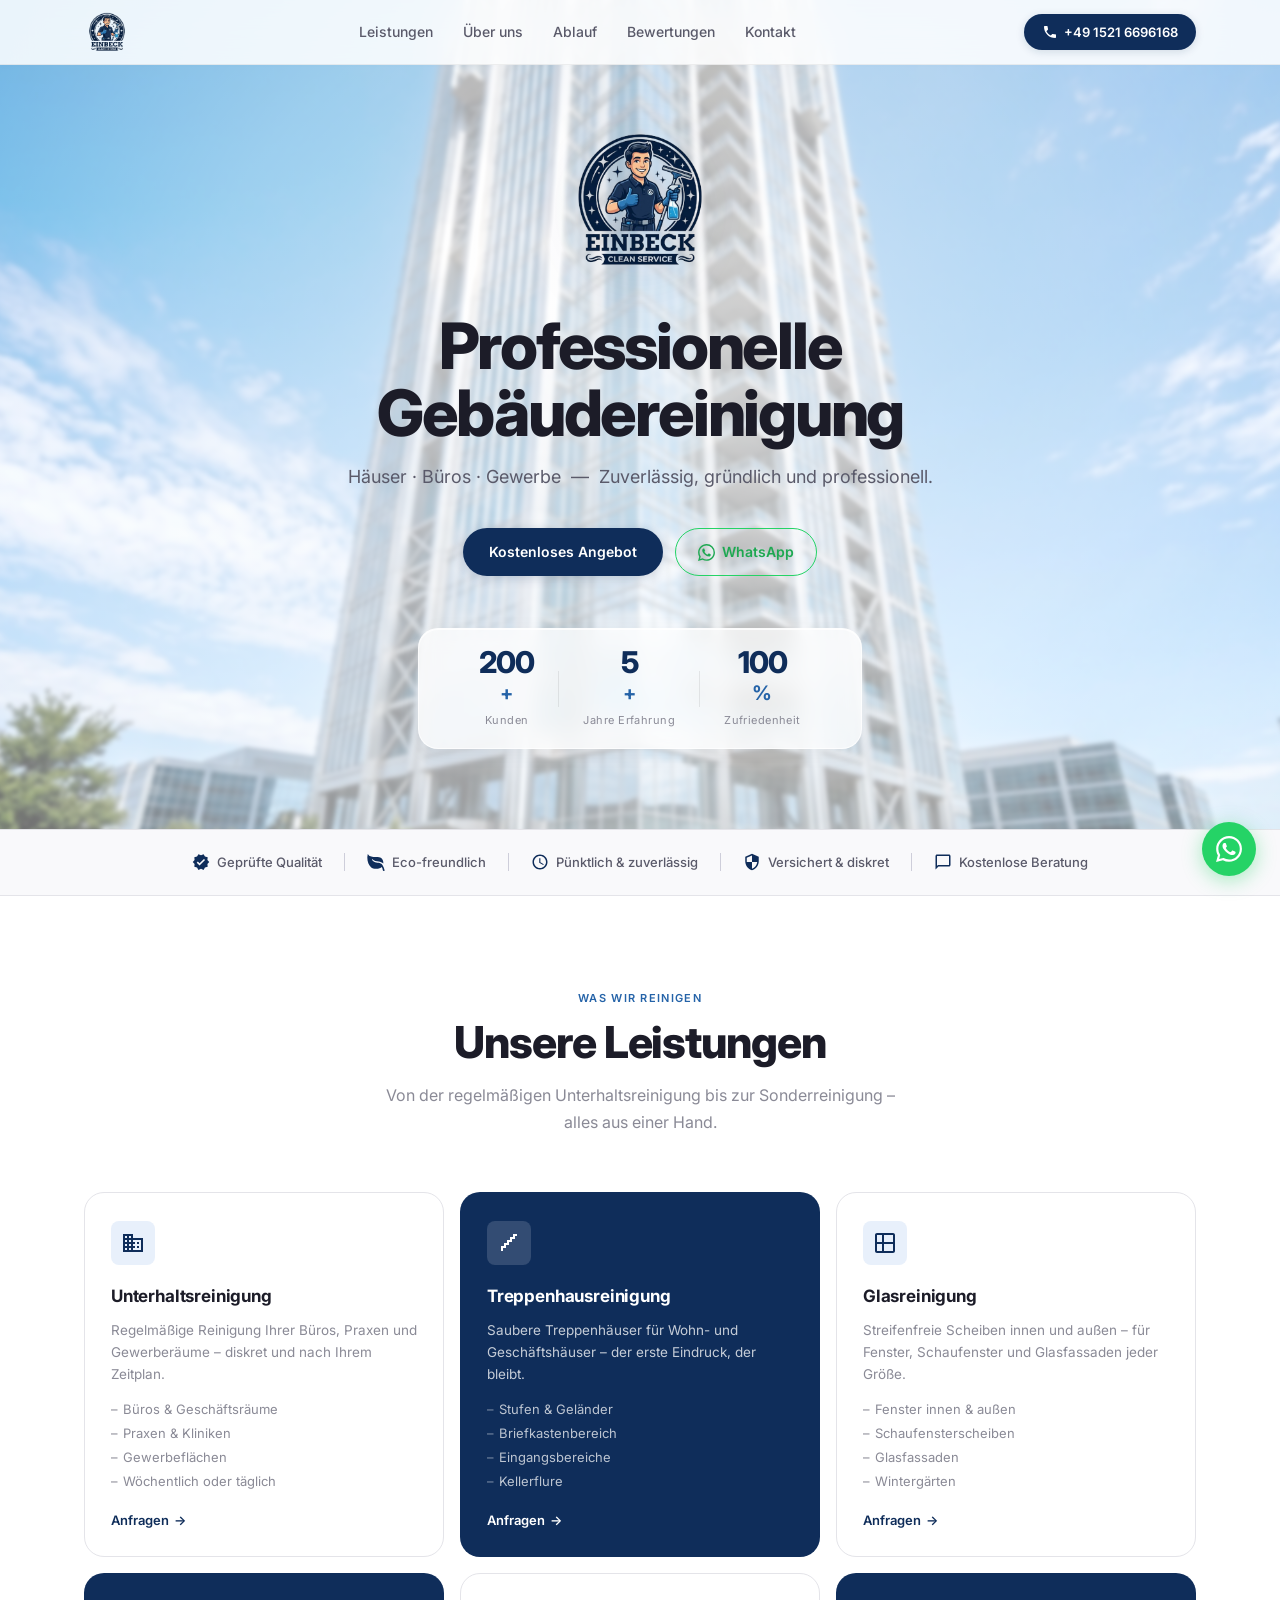
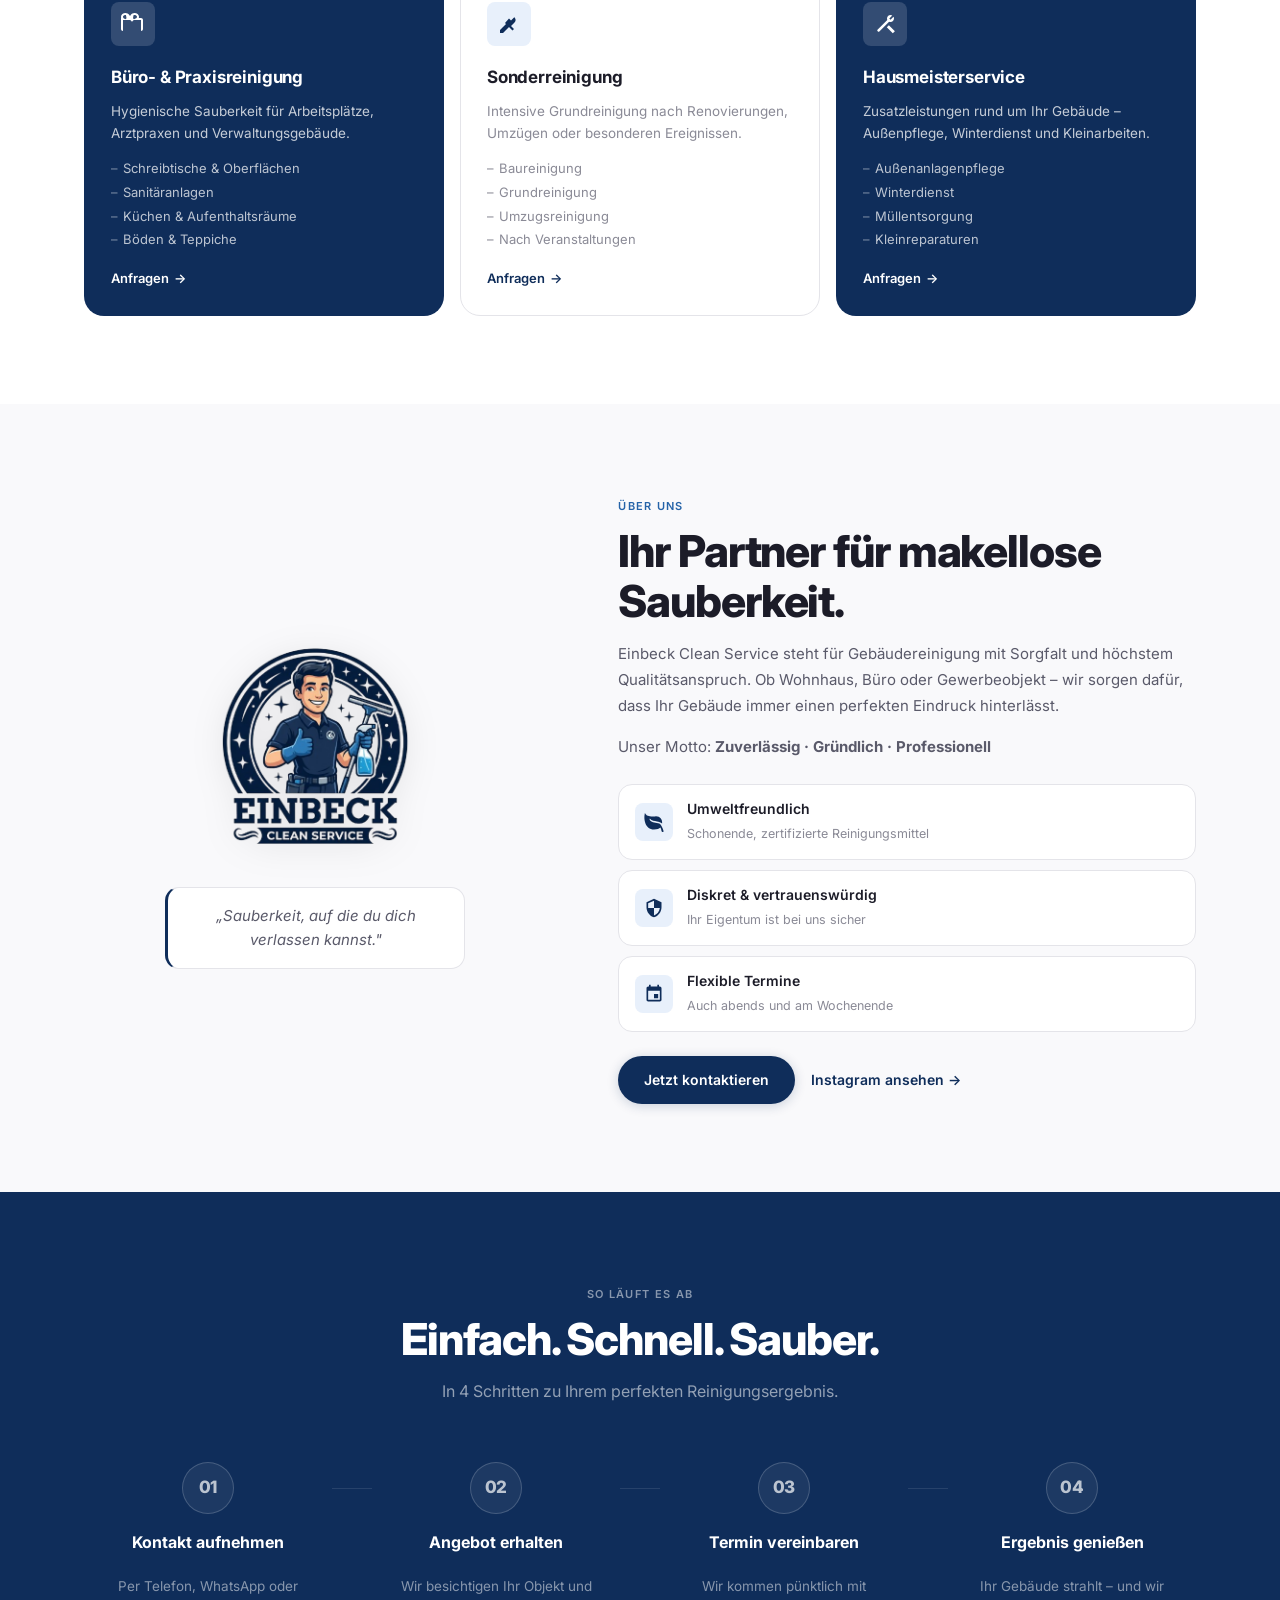
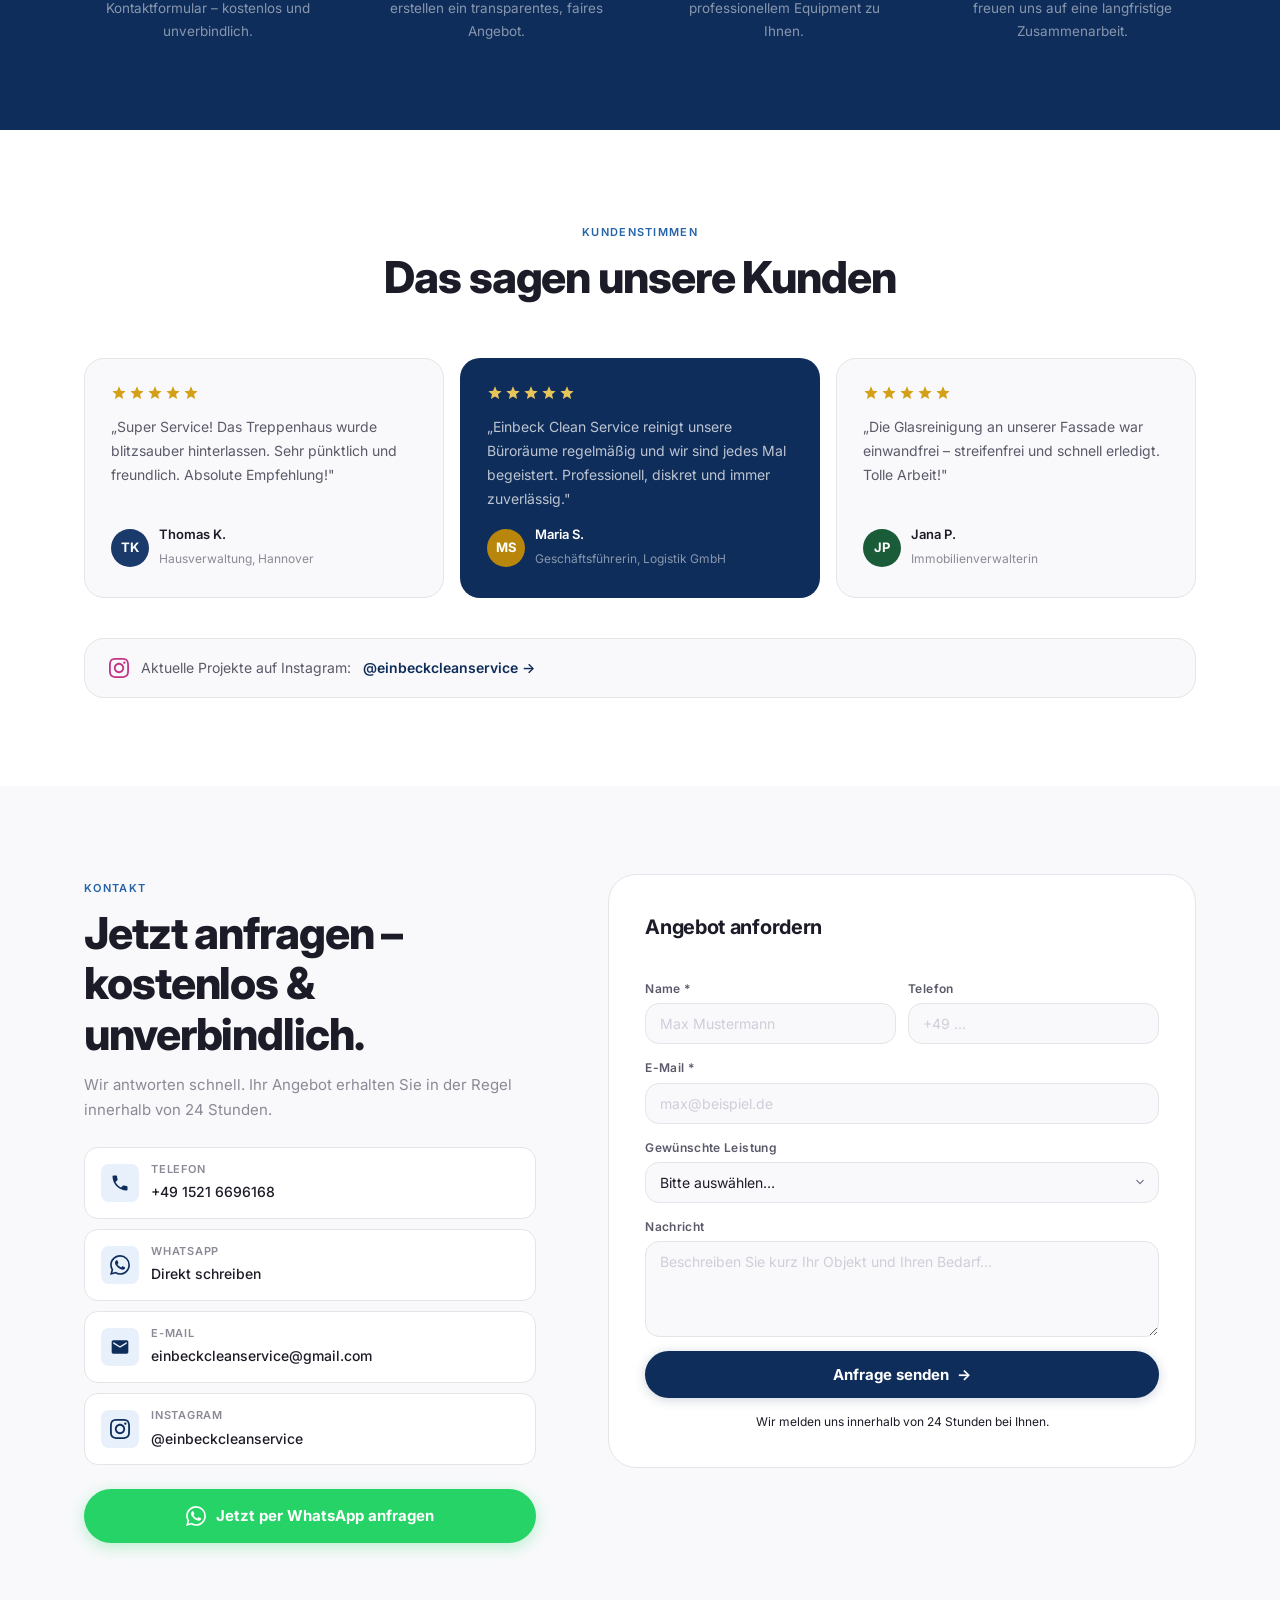
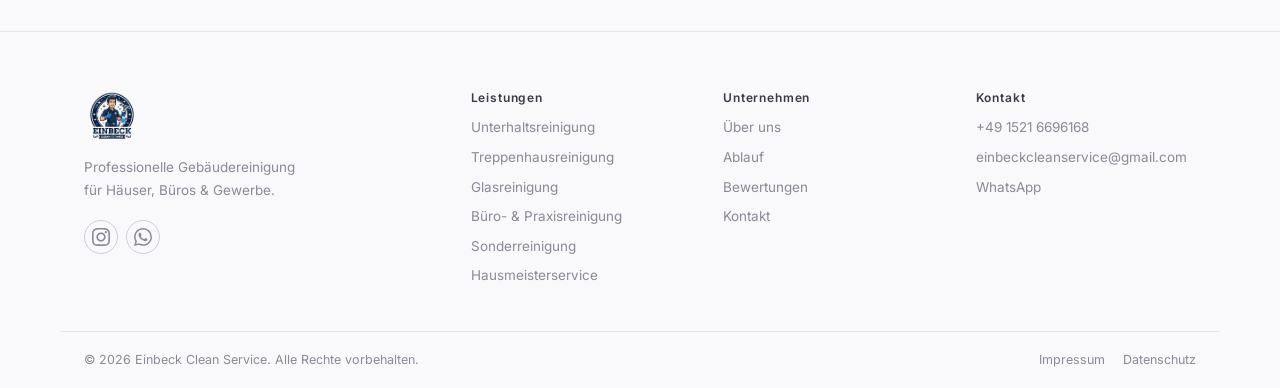
<file: index.html>
<!DOCTYPE html>
<html lang="de">
<head>
  <meta charset="UTF-8" />
  <meta name="viewport" content="width=device-width, initial-scale=1.0" />
  <title>Einbeck Clean Service – Professionelle Gebäudereinigung</title>
  <meta name="description" content="Einbeck Clean Service – Professionelle Gebäudereinigung für Häuser, Büros und Gewerbe. Zuverlässig, gründlich, professionell. Jetzt anfragen!" />
  <link rel="preconnect" href="https://fonts.googleapis.com" />
  <link rel="preconnect" href="https://fonts.gstatic.com" crossorigin />
  <link href="https://fonts.googleapis.com/css2?family=Inter:wght@300;400;500;600;700;800&display=swap" rel="stylesheet" />
  <link rel="stylesheet" href="style.css?v=1.8" />
</head>
<body>

  <!-- NAVBAR -->
  <nav class="navbar" id="navbar">
    <div class="nav-container">
      <a href="#" class="nav-logo">
        <img src="logo.png" alt="Einbeck Clean Service" class="nav-logo-img" />
      </a>
      <ul class="nav-links">
        <li><a href="#leistungen" class="nav-link">Leistungen</a></li>
        <li><a href="#ueber-uns" class="nav-link">Über uns</a></li>
        <li><a href="#ablauf" class="nav-link">Ablauf</a></li>
        <li><a href="#bewertungen" class="nav-link">Bewertungen</a></li>
        <li><a href="#kontakt" class="nav-link">Kontakt</a></li>
      </ul>
      <a href="tel:+4915216696168" class="nav-cta" id="nav-phone-cta">
        <svg xmlns="http://www.w3.org/2000/svg" height="16" viewBox="0 0 24 24" fill="currentColor"><path d="M6.62 10.79c1.44 2.83 3.76 5.14 6.59 6.59l2.2-2.2c.27-.27.67-.36 1.02-.24 1.12.37 2.33.57 3.57.57.55 0 1 .45 1 1V20c0 .55-.45 1-1 1-9.39 0-17-7.61-17-17 0-.55.45-1 1-1h3.5c.55 0 1 .45 1 1 0 1.25.2 2.45.57 3.57.11.35.03.74-.25 1.02l-2.2 2.2z"/></svg>
        +49 1521 6696168
      </a>
      <button class="hamburger" id="hamburger" aria-label="Menü">
        <span></span><span></span><span></span>
      </button>
    </div>
  </nav>

  <!-- MOBILE MENU -->
  <div class="mobile-menu" id="mobile-menu">
    <img src="logo.png" alt="Einbeck Clean Service" class="mobile-logo-img" />
    <ul>
      <li><a href="#leistungen" class="mobile-link">Leistungen</a></li>
      <li><a href="#ueber-uns" class="mobile-link">Über uns</a></li>
      <li><a href="#ablauf" class="mobile-link">Ablauf</a></li>
      <li><a href="#bewertungen" class="mobile-link">Bewertungen</a></li>
      <li><a href="#kontakt" class="mobile-link">Kontakt</a></li>
    </ul>
    <div class="mobile-btns">
      <a href="tel:+4915216696168" class="mobile-btn-phone">Anrufen</a>
      <a href="https://wa.me/4915216696168" class="mobile-btn-wa" target="_blank">WhatsApp</a>
    </div>
  </div>

  <!-- HERO -->
  <section class="hero" id="hero">
    <div class="hero-inner">
      <div class="hero-logo-wrap" data-aos="fade-up">
        <img src="logo.png" alt="Einbeck Clean Service" class="hero-logo" />
      </div>
      <h1 class="hero-title" data-aos="fade-up" data-aos-delay="80">
        Professionelle Gebäudereinigung
      </h1>
      <p class="hero-sub" data-aos="fade-up" data-aos-delay="160">
        Häuser · Büros · Gewerbe &nbsp;—&nbsp; Zuverlässig, gründlich und professionell.
      </p>
      <div class="hero-actions" data-aos="fade-up" data-aos-delay="240">
        <a href="#kontakt" class="btn-primary" id="hero-cta">Kostenloses Angebot</a>
        <a href="https://wa.me/4915216696168" class="btn-outline-wa" id="hero-wa" target="_blank">
          <!-- WhatsApp icon -->
          <svg xmlns="http://www.w3.org/2000/svg" height="17" viewBox="0 0 24 24" fill="currentColor"><path d="M17.472 14.382c-.297-.149-1.758-.867-2.03-.967-.273-.099-.471-.148-.67.15-.197.297-.767.966-.94 1.164-.173.199-.347.223-.644.075-.297-.15-1.255-.463-2.39-1.475-.883-.788-1.48-1.761-1.653-2.059-.173-.297-.018-.458.13-.606.134-.133.298-.347.446-.52.149-.174.198-.298.298-.497.099-.198.05-.371-.025-.52-.075-.149-.669-1.612-.916-2.207-.242-.579-.487-.5-.669-.51a9 9 0 00-.57-.01c-.198 0-.52.074-.792.372-.272.297-1.04 1.016-1.04 2.479 0 1.462 1.065 2.875 1.213 3.074.149.198 2.096 3.2 5.077 4.487.709.306 1.262.489 1.694.625.712.227 1.36.195 1.871.118.571-.085 1.758-.719 2.006-1.413.248-.694.248-1.289.173-1.413-.074-.124-.272-.198-.57-.347m-5.421 7.403h-.004a9.87 9.87 0 01-5.031-1.378l-.361-.214-3.741.982.998-3.648-.235-.374a9.86 9.86 0 01-1.51-5.26c.001-5.45 4.436-9.884 9.888-9.884 2.64 0 5.122 1.03 6.988 2.898a9.825 9.825 0 012.893 6.994c-.003 5.45-4.437 9.884-9.885 9.884m8.413-18.297A11.815 11.815 0 0012.05 0C5.495 0 .16 5.335.157 11.892c0 2.096.547 4.142 1.588 5.945L.057 24l6.305-1.654a11.882 11.882 0 005.683 1.448h.005c6.554 0 11.89-5.335 11.893-11.893a11.821 11.821 0 00-3.48-8.413z"/></svg>
          WhatsApp
        </a>
      </div>
      <div class="hero-stats" data-aos="fade-up" data-aos-delay="320">
        <div class="stat">
          <span class="stat-n" data-target="200">0</span><span class="stat-s">+</span>
          <span class="stat-l">Kunden</span>
        </div>
        <div class="stat-div"></div>
        <div class="stat">
          <span class="stat-n" data-target="5">0</span><span class="stat-s">+</span>
          <span class="stat-l">Jahre Erfahrung</span>
        </div>
        <div class="stat-div"></div>
        <div class="stat">
          <span class="stat-n" data-target="100">0</span><span class="stat-s">%</span>
          <span class="stat-l">Zufriedenheit</span>
        </div>
      </div>
    </div>
  </section>

  <!-- TRUST BAR -->
  <section class="trust-bar">
    <div class="container">
      <div class="trust-items">
        <div class="trust-item">
          <!-- Verified / check badge -->
          <svg xmlns="http://www.w3.org/2000/svg" height="18" viewBox="0 0 24 24" fill="currentColor"><path d="M23 12l-2.44-2.79.34-3.69-3.61-.82-1.89-3.2L12 3 8.6 1.5 6.71 4.69 3.1 5.5l.34 3.7L1 12l2.44 2.79-.34 3.7 3.61.82 1.89 3.2L12 21l3.4 1.5 1.89-3.2 3.61-.82-.34-3.69L23 12zm-12.91 4.72l-3.8-3.81 1.48-1.48 2.32 2.33 5.85-5.87 1.48 1.48-7.33 7.35z"/></svg>
          Geprüfte Qualität
        </div>
        <div class="trust-sep"></div>
        <div class="trust-item">
          <!-- Eco / leaf -->
          <svg xmlns="http://www.w3.org/2000/svg" height="18" viewBox="0 0 16 16" fill="currentColor"><path d="M1.4 1.7c.217.289.65.84 1.725 1.274 1.093.44 2.885.774 5.834.528 2.02-.168 3.431.51 4.326 1.556C14.161 6.082 14.5 7.41 14.5 8.5q0 .344-.027.734C13.387 8.252 11.877 7.76 10.39 7.5c-2.016-.288-4.188-.445-5.59-2.045-.142-.162-.402-.102-.379.112.108.985 1.104 1.82 1.844 2.308 2.37 1.566 5.772-.118 7.6 3.071.505.8 1.374 2.7 1.75 4.292.07.298-.066.611-.354.715a.7.7 0 0 1-.161.042 1 1 0 0 1-1.08-.794c-.13-.97-.396-1.913-.868-2.77C12.173 13.386 10.565 14 8 14c-1.854 0-3.32-.544-4.45-1.435-1.124-.887-1.889-2.095-2.39-3.383-1-2.562-1-5.536-.65-7.28L.73.806z"/></svg>
          Eco-freundlich
        </div>
        <div class="trust-sep"></div>
        <div class="trust-item">
          <!-- Schedule / clock -->
          <svg xmlns="http://www.w3.org/2000/svg" height="18" viewBox="0 0 24 24" fill="currentColor"><path d="M11.99 2C6.47 2 2 6.48 2 12s4.47 10 9.99 10C17.52 22 22 17.52 22 12S17.52 2 11.99 2zM12 20c-4.42 0-8-3.58-8-8s3.58-8 8-8 8 3.58 8 8-3.58 8-8 8zm.5-13H11v6l5.25 3.15.75-1.23-4.5-2.67V7z"/></svg>
          Pünktlich & zuverlässig
        </div>
        <div class="trust-sep"></div>
        <div class="trust-item">
          <!-- Shield -->
          <svg xmlns="http://www.w3.org/2000/svg" height="18" viewBox="0 0 24 24" fill="currentColor"><path d="M12 1L3 5v6c0 5.55 3.84 10.74 9 12 5.16-1.26 9-6.45 9-12V5l-9-4zm0 10.99h7c-.53 4.12-3.28 7.79-7 8.94V12H5V6.3l7-3.11v8.8z"/></svg>
          Versichert & diskret
        </div>
        <div class="trust-sep"></div>
        <div class="trust-item">
          <!-- Chat / message -->
          <svg xmlns="http://www.w3.org/2000/svg" height="18" viewBox="0 0 24 24" fill="currentColor"><path d="M20 2H4c-1.1 0-2 .9-2 2v18l4-4h14c1.1 0 2-.9 2-2V4c0-1.1-.9-2-2-2zm0 14H5.17L4 17.17V4h16v12z"/></svg>
          Kostenlose Beratung
        </div>
      </div>
    </div>
  </section>

  <!-- LEISTUNGEN -->
  <section class="leistungen" id="leistungen">
    <div class="container">
      <div class="sec-header" data-aos="fade-up">
        <span class="sec-tag">Was wir reinigen</span>
        <h2 class="sec-title">Unsere Leistungen</h2>
        <p class="sec-sub">Von der regelmäßigen Unterhaltsreinigung bis zur Sonderreinigung – alles aus einer Hand.</p>
      </div>
      <div class="leistungen-grid">

        <div class="leist-card" id="card-unterhalts" data-aos="fade-up" data-aos-delay="0">
          <div class="leist-icon">
            <!-- Business building -->
            <svg xmlns="http://www.w3.org/2000/svg" height="24" viewBox="0 0 24 24" fill="currentColor"><path d="M12 7V3H2v18h20V7H12zM6 19H4v-2h2v2zm0-4H4v-2h2v2zm0-4H4V9h2v2zm0-4H4V5h2v2zm4 12H8v-2h2v2zm0-4H8v-2h2v2zm0-4H8V9h2v2zm0-4H8V5h2v2zm10 12h-8v-2h2v-2h-2v-2h2v-2h-2V9h8v10zm-2-8h-2v2h2v-2zm0 4h-2v2h2v-2z"/></svg>
          </div>
          <h3>Unterhaltsreinigung</h3>
          <p>Regelmäßige Reinigung Ihrer Büros, Praxen und Gewerberäume – diskret und nach Ihrem Zeitplan.</p>
          <ul class="leist-list">
            <li>Büros & Geschäftsräume</li>
            <li>Praxen & Kliniken</li>
            <li>Gewerbeflächen</li>
            <li>Wöchentlich oder täglich</li>
          </ul>
          <a href="#kontakt" class="leist-link" id="link-unterhalts">Anfragen <span>→</span></a>
        </div>

        <div class="leist-card leist-featured" id="card-treppenhaus" data-aos="fade-up" data-aos-delay="80">
          <div class="leist-icon">
            <!-- Stairs -->
            <svg xmlns="http://www.w3.org/2000/svg" height="24" viewBox="0 0 24 24" fill="currentColor"><path d="M4 18v-3h3v-3h3v-3h3V6h3V3h4v2h-2v3h-3v3h-3v3H9v3H6v3H4z"/></svg>
          </div>
          <h3>Treppenhausreinigung</h3>
          <p>Saubere Treppenhäuser für Wohn- und Geschäftshäuser – der erste Eindruck, der bleibt.</p>
          <ul class="leist-list">
            <li>Stufen & Geländer</li>
            <li>Briefkastenbereich</li>
            <li>Eingangsbereiche</li>
            <li>Kellerflure</li>
          </ul>
          <a href="#kontakt" class="leist-link" id="link-treppenhaus">Anfragen <span>→</span></a>
        </div>

        <div class="leist-card" id="card-glas" data-aos="fade-up" data-aos-delay="160">
          <div class="leist-icon">
            <!-- Window -->
            <svg xmlns="http://www.w3.org/2000/svg" height="24" viewBox="0 0 24 24" fill="currentColor"><path d="M20 2H4c-1.1 0-2 .9-2 2v16c0 1.1.9 2 2 2h16c1.1 0 2-.9 2-2V4c0-1.1-.9-2-2-2zm0 9h-9V4h9v7zm-11 0H4V4h5v7zm-5 2h5v7H4v-7zm7 7v-7h9v7h-9z"/></svg>
          </div>
          <h3>Glasreinigung</h3>
          <p>Streifenfreie Scheiben innen und außen – für Fenster, Schaufenster und Glasfassaden jeder Größe.</p>
          <ul class="leist-list">
            <li>Fenster innen & außen</li>
            <li>Schaufensterscheiben</li>
            <li>Glasfassaden</li>
            <li>Wintergärten</li>
          </ul>
          <a href="#kontakt" class="leist-link" id="link-glas">Anfragen <span>→</span></a>
        </div>

        <div class="leist-card leist-featured" id="card-buero" data-aos="fade-up" data-aos-delay="0">
          <div class="leist-icon">
            <!-- Work / laptop desk -->
            <svg xmlns="http://www.w3.org/2000/svg" height="24" viewBox="0 0 24 24" fill="currentColor"><path d="M20 6h-2.18c.07-.44.18-.88.18-1.3C18 2.57 15.86 1 13.5 1c-1.49 0-2.8.73-3.62 1.87l-.87 1.12-.87-1.12C7.3 1.73 6 1 4.5 1 2.14 1 0 2.57 0 4.7c0 .42.11.86.18 1.3H0v11c0 1.1.9 2 2 2h18c1.1 0 2-.9 2-2V8c0-1.1-.9-2-2-2zM13.5 3c.97 0 2.5.58 2.5 1.7 0 .85-.69 1.6-1.5 1.9L13 7.13l-1-.97.5-2.86C13 3.1 13.25 3 13.5 3zM2 4.7C2 3.58 3.53 3 4.5 3c.25 0 .5.1.5.3l.5 2.86-1 .97-1.5-.53C2.69 6.3 2 5.55 2 4.7zM20 19H2V8h7.28L11 9.66l1.72-1.66H20v11z"/></svg>
          </div>
          <h3>Büro- & Praxisreinigung</h3>
          <p>Hygienische Sauberkeit für Arbeitsplätze, Arztpraxen und Verwaltungsgebäude.</p>
          <ul class="leist-list">
            <li>Schreibtische & Oberflächen</li>
            <li>Sanitäranlagen</li>
            <li>Küchen & Aufenthaltsräume</li>
            <li>Böden & Teppiche</li>
          </ul>
          <a href="#kontakt" class="leist-link" id="link-buero">Anfragen <span>→</span></a>
        </div>

        <div class="leist-card" id="card-sonder" data-aos="fade-up" data-aos-delay="80">
          <div class="leist-icon">
            <!-- Cleaning / mop -->
            <svg xmlns="http://www.w3.org/2000/svg" height="24" viewBox="0 0 24 24" fill="currentColor"><path d="M17.5 5.5C19 7 19 9 17.5 10.5L14 14l3 3-1.5 1.5L8 11l4-4.5 2 2 3.5-3.5zM3 21v-3l9-9 3 3-9 9H3z"/></svg>
          </div>
          <h3>Sonderreinigung</h3>
          <p>Intensive Grundreinigung nach Renovierungen, Umzügen oder besonderen Ereignissen.</p>
          <ul class="leist-list">
            <li>Baureinigung</li>
            <li>Grundreinigung</li>
            <li>Umzugsreinigung</li>
            <li>Nach Veranstaltungen</li>
          </ul>
          <a href="#kontakt" class="leist-link" id="link-sonder">Anfragen <span>→</span></a>
        </div>

        <div class="leist-card leist-featured" id="card-hausmeister" data-aos="fade-up" data-aos-delay="160">
          <div class="leist-icon">
            <!-- Build / wrench -->
            <svg xmlns="http://www.w3.org/2000/svg" height="24" viewBox="0 0 24 24" fill="currentColor"><path d="M13.78 15.3L19.78 21.3L21.89 19.14L15.89 13.14L13.78 15.3ZM17.5 10C19.43 10 21 8.43 21 6.5C21 5.84 20.81 5.23 20.5 4.71L17.5 7.71L16.29 6.5L19.29 3.5C18.77 3.19 18.16 3 17.5 3C15.57 3 14 4.57 14 6.5C14 6.99 14.1 7.45 14.28 7.88L4.5 17.66C4.1 18.06 4.1 18.7 4.5 19.1L4.9 19.5C5.3 19.9 5.94 19.9 6.34 19.5L16.12 9.72C16.55 9.9 17.01 10 17.5 10Z"/></svg>
          </div>
          <h3>Hausmeisterservice</h3>
          <p>Zusatzleistungen rund um Ihr Gebäude – Außenpflege, Winterdienst und Kleinarbeiten.</p>
          <ul class="leist-list">
            <li>Außenanlagenpflege</li>
            <li>Winterdienst</li>
            <li>Müllentsorgung</li>
            <li>Kleinreparaturen</li>
          </ul>
          <a href="#kontakt" class="leist-link" id="link-hausmeister">Anfragen <span>→</span></a>
        </div>

      </div>
    </div>
  </section>

  <!-- ÜBER UNS -->
  <section class="ueber-uns" id="ueber-uns">
    <div class="container uu-grid">
      <div class="uu-left" data-aos="fade-right">
        <img src="logo.png" alt="Einbeck Clean Service" class="uu-logo" />
        <blockquote class="uu-quote">
          „Sauberkeit, auf die du dich verlassen kannst."
        </blockquote>
      </div>
      <div class="uu-right" data-aos="fade-left">
        <span class="sec-tag">Über uns</span>
        <h2 class="sec-title">Ihr Partner für makellose Sauberkeit.</h2>
        <p>Einbeck Clean Service steht für Gebäudereinigung mit Sorgfalt und höchstem Qualitätsanspruch. Ob Wohnhaus, Büro oder Gewerbeobjekt – wir sorgen dafür, dass Ihr Gebäude immer einen perfekten Eindruck hinterlässt.</p>
        <p>Unser Motto: <strong>Zuverlässig · Gründlich · Professionell</strong></p>
        <div class="uu-items">
          <div class="uu-item" id="uu-eco">
            <div class="uu-item-icon">
              <svg xmlns="http://www.w3.org/2000/svg" height="20" viewBox="0 0 16 16" fill="currentColor"><path d="M1.4 1.7c.217.289.65.84 1.725 1.274 1.093.44 2.885.774 5.834.528 2.02-.168 3.431.51 4.326 1.556C14.161 6.082 14.5 7.41 14.5 8.5q0 .344-.027.734C13.387 8.252 11.877 7.76 10.39 7.5c-2.016-.288-4.188-.445-5.59-2.045-.142-.162-.402-.102-.379.112.108.985 1.104 1.82 1.844 2.308 2.37 1.566 5.772-.118 7.6 3.071.505.8 1.374 2.7 1.75 4.292.07.298-.066.611-.354.715a.7.7 0 0 1-.161.042 1 1 0 0 1-1.08-.794c-.13-.97-.396-1.913-.868-2.77C12.173 13.386 10.565 14 8 14c-1.854 0-3.32-.544-4.45-1.435-1.124-.887-1.889-2.095-2.39-3.383-1-2.562-1-5.536-.65-7.28L.73.806z"/></svg>
            </div>
            <div>
              <strong>Umweltfreundlich</strong>
              <span>Schonende, zertifizierte Reinigungsmittel</span>
            </div>
          </div>
          <div class="uu-item" id="uu-secure">
            <div class="uu-item-icon">
              <svg xmlns="http://www.w3.org/2000/svg" height="20" viewBox="0 0 24 24" fill="currentColor"><path d="M12 1L3 5v6c0 5.55 3.84 10.74 9 12 5.16-1.26 9-6.45 9-12V5l-9-4zm0 10.99h7c-.53 4.12-3.28 7.79-7 8.94V12H5V6.3l7-3.11v8.8z"/></svg>
            </div>
            <div>
              <strong>Diskret & vertrauenswürdig</strong>
              <span>Ihr Eigentum ist bei uns sicher</span>
            </div>
          </div>
          <div class="uu-item" id="uu-flex">
            <div class="uu-item-icon">
              <svg xmlns="http://www.w3.org/2000/svg" height="20" viewBox="0 0 24 24" fill="currentColor"><path d="M17 12h-5v5h5v-5zM16 1v2H8V1H6v2H5c-1.11 0-1.99.9-1.99 2L3 19c0 1.1.89 2 2 2h14c1.1 0 2-.9 2-2V5c0-1.1-.9-2-2-2h-1V1h-2zm3 18H5V8h14v11z"/></svg>
            </div>
            <div>
              <strong>Flexible Termine</strong>
              <span>Auch abends und am Wochenende</span>
            </div>
          </div>
        </div>
        <div class="uu-actions">
          <a href="#kontakt" class="btn-primary" id="uu-cta">Jetzt kontaktieren</a>
          <a href="https://www.instagram.com/einbeckcleanservice" class="btn-link" id="uu-insta" target="_blank">Instagram ansehen →</a>
        </div>
      </div>
    </div>
  </section>

  <!-- ABLAUF -->
  <section class="ablauf" id="ablauf">
    <div class="container">
      <div class="sec-header" data-aos="fade-up">
        <span class="sec-tag">So läuft es ab</span>
        <h2 class="sec-title">Einfach. Schnell. Sauber.</h2>
        <p class="sec-sub">In 4 Schritten zu Ihrem perfekten Reinigungsergebnis.</p>
      </div>
      <div class="ablauf-steps">
        <div class="ablauf-step" data-aos="fade-up" data-aos-delay="0">
          <div class="step-num">01</div>
          <h3>Kontakt aufnehmen</h3>
          <p>Per Telefon, WhatsApp oder Kontaktformular – kostenlos und unverbindlich.</p>
        </div>
        <div class="ablauf-line"></div>
        <div class="ablauf-step" data-aos="fade-up" data-aos-delay="100">
          <div class="step-num">02</div>
          <h3>Angebot erhalten</h3>
          <p>Wir besichtigen Ihr Objekt und erstellen ein transparentes, faires Angebot.</p>
        </div>
        <div class="ablauf-line"></div>
        <div class="ablauf-step" data-aos="fade-up" data-aos-delay="200">
          <div class="step-num">03</div>
          <h3>Termin vereinbaren</h3>
          <p>Wir kommen pünktlich mit professionellem Equipment zu Ihnen.</p>
        </div>
        <div class="ablauf-line"></div>
        <div class="ablauf-step" data-aos="fade-up" data-aos-delay="300">
          <div class="step-num">04</div>
          <h3>Ergebnis genießen</h3>
          <p>Ihr Gebäude strahlt – und wir freuen uns auf eine langfristige Zusammenarbeit.</p>
        </div>
      </div>
    </div>
  </section>

  <!-- BEWERTUNGEN -->
  <section class="bewertungen" id="bewertungen">
    <div class="container">
      <div class="sec-header" data-aos="fade-up">
        <span class="sec-tag">Kundenstimmen</span>
        <h2 class="sec-title">Das sagen unsere Kunden</h2>
      </div>
      <div class="bew-grid">
        <div class="bew-card" data-aos="fade-up" data-aos-delay="0">
          <div class="bew-stars">
            <svg xmlns="http://www.w3.org/2000/svg" height="16" viewBox="0 0 24 24" fill="currentColor"><path d="M12 17.27L18.18 21l-1.64-7.03L22 9.24l-7.19-.61L12 2 9.19 8.63 2 9.24l5.46 4.73L5.82 21z"/></svg>
            <svg xmlns="http://www.w3.org/2000/svg" height="16" viewBox="0 0 24 24" fill="currentColor"><path d="M12 17.27L18.18 21l-1.64-7.03L22 9.24l-7.19-.61L12 2 9.19 8.63 2 9.24l5.46 4.73L5.82 21z"/></svg>
            <svg xmlns="http://www.w3.org/2000/svg" height="16" viewBox="0 0 24 24" fill="currentColor"><path d="M12 17.27L18.18 21l-1.64-7.03L22 9.24l-7.19-.61L12 2 9.19 8.63 2 9.24l5.46 4.73L5.82 21z"/></svg>
            <svg xmlns="http://www.w3.org/2000/svg" height="16" viewBox="0 0 24 24" fill="currentColor"><path d="M12 17.27L18.18 21l-1.64-7.03L22 9.24l-7.19-.61L12 2 9.19 8.63 2 9.24l5.46 4.73L5.82 21z"/></svg>
            <svg xmlns="http://www.w3.org/2000/svg" height="16" viewBox="0 0 24 24" fill="currentColor"><path d="M12 17.27L18.18 21l-1.64-7.03L22 9.24l-7.19-.61L12 2 9.19 8.63 2 9.24l5.46 4.73L5.82 21z"/></svg>
          </div>
          <p class="bew-text">„Super Service! Das Treppenhaus wurde blitzsauber hinterlassen. Sehr pünktlich und freundlich. Absolute Empfehlung!"</p>
          <div class="bew-author">
            <div class="bew-av" style="background:#1a3a6b;">TK</div>
            <div>
              <strong>Thomas K.</strong>
              <span>Hausverwaltung, Hannover</span>
            </div>
          </div>
        </div>

        <div class="bew-card bew-featured" data-aos="fade-up" data-aos-delay="100">
          <div class="bew-stars bew-stars-white">
            <svg xmlns="http://www.w3.org/2000/svg" height="16" viewBox="0 0 24 24" fill="currentColor"><path d="M12 17.27L18.18 21l-1.64-7.03L22 9.24l-7.19-.61L12 2 9.19 8.63 2 9.24l5.46 4.73L5.82 21z"/></svg>
            <svg xmlns="http://www.w3.org/2000/svg" height="16" viewBox="0 0 24 24" fill="currentColor"><path d="M12 17.27L18.18 21l-1.64-7.03L22 9.24l-7.19-.61L12 2 9.19 8.63 2 9.24l5.46 4.73L5.82 21z"/></svg>
            <svg xmlns="http://www.w3.org/2000/svg" height="16" viewBox="0 0 24 24" fill="currentColor"><path d="M12 17.27L18.18 21l-1.64-7.03L22 9.24l-7.19-.61L12 2 9.19 8.63 2 9.24l5.46 4.73L5.82 21z"/></svg>
            <svg xmlns="http://www.w3.org/2000/svg" height="16" viewBox="0 0 24 24" fill="currentColor"><path d="M12 17.27L18.18 21l-1.64-7.03L22 9.24l-7.19-.61L12 2 9.19 8.63 2 9.24l5.46 4.73L5.82 21z"/></svg>
            <svg xmlns="http://www.w3.org/2000/svg" height="16" viewBox="0 0 24 24" fill="currentColor"><path d="M12 17.27L18.18 21l-1.64-7.03L22 9.24l-7.19-.61L12 2 9.19 8.63 2 9.24l5.46 4.73L5.82 21z"/></svg>
          </div>
          <p class="bew-text">„Einbeck Clean Service reinigt unsere Büroräume regelmäßig und wir sind jedes Mal begeistert. Professionell, diskret und immer zuverlässig."</p>
          <div class="bew-author">
            <div class="bew-av" style="background:#b8860b;">MS</div>
            <div>
              <strong>Maria S.</strong>
              <span>Geschäftsführerin, Logistik GmbH</span>
            </div>
          </div>
        </div>

        <div class="bew-card" data-aos="fade-up" data-aos-delay="200">
          <div class="bew-stars">
            <svg xmlns="http://www.w3.org/2000/svg" height="16" viewBox="0 0 24 24" fill="currentColor"><path d="M12 17.27L18.18 21l-1.64-7.03L22 9.24l-7.19-.61L12 2 9.19 8.63 2 9.24l5.46 4.73L5.82 21z"/></svg>
            <svg xmlns="http://www.w3.org/2000/svg" height="16" viewBox="0 0 24 24" fill="currentColor"><path d="M12 17.27L18.18 21l-1.64-7.03L22 9.24l-7.19-.61L12 2 9.19 8.63 2 9.24l5.46 4.73L5.82 21z"/></svg>
            <svg xmlns="http://www.w3.org/2000/svg" height="16" viewBox="0 0 24 24" fill="currentColor"><path d="M12 17.27L18.18 21l-1.64-7.03L22 9.24l-7.19-.61L12 2 9.19 8.63 2 9.24l5.46 4.73L5.82 21z"/></svg>
            <svg xmlns="http://www.w3.org/2000/svg" height="16" viewBox="0 0 24 24" fill="currentColor"><path d="M12 17.27L18.18 21l-1.64-7.03L22 9.24l-7.19-.61L12 2 9.19 8.63 2 9.24l5.46 4.73L5.82 21z"/></svg>
            <svg xmlns="http://www.w3.org/2000/svg" height="16" viewBox="0 0 24 24" fill="currentColor"><path d="M12 17.27L18.18 21l-1.64-7.03L22 9.24l-7.19-.61L12 2 9.19 8.63 2 9.24l5.46 4.73L5.82 21z"/></svg>
          </div>
          <p class="bew-text">„Die Glasreinigung an unserer Fassade war einwandfrei – streifenfrei und schnell erledigt. Tolle Arbeit!"</p>
          <div class="bew-author">
            <div class="bew-av" style="background:#1a5c38;">JP</div>
            <div>
              <strong>Jana P.</strong>
              <span>Immobilienverwalterin</span>
            </div>
          </div>
        </div>
      </div>

      <div class="insta-row" data-aos="fade-up">
        <svg xmlns="http://www.w3.org/2000/svg" height="20" viewBox="0 0 24 24" fill="currentColor"><path d="M12 2.163c3.204 0 3.584.012 4.85.07 3.252.148 4.771 1.691 4.919 4.919.058 1.265.069 1.645.069 4.849 0 3.205-.012 3.584-.069 4.849-.149 3.225-1.664 4.771-4.919 4.919-1.266.058-1.644.07-4.85.07-3.204 0-3.584-.012-4.849-.07-3.26-.149-4.771-1.699-4.919-4.92-.058-1.265-.07-1.644-.07-4.849 0-3.204.013-3.583.07-4.849.149-3.227 1.664-4.771 4.919-4.919 1.266-.057 1.645-.069 4.849-.069zm0-2.163c-3.259 0-3.667.014-4.947.072-4.358.2-6.78 2.618-6.98 6.98-.059 1.281-.073 1.689-.073 4.948 0 3.259.014 3.668.072 4.948.2 4.358 2.618 6.78 6.98 6.98 1.281.058 1.689.072 4.948.072 3.259 0 3.668-.014 4.948-.072 4.354-.2 6.782-2.618 6.979-6.98.059-1.28.073-1.689.073-4.948 0-3.259-.014-3.667-.072-4.947-.196-4.354-2.617-6.78-6.979-6.98-1.281-.059-1.69-.073-4.949-.073zm0 5.838c-3.403 0-6.162 2.759-6.162 6.162s2.759 6.163 6.162 6.163 6.162-2.759 6.162-6.163c0-3.403-2.759-6.162-6.162-6.162zm0 10.162c-2.209 0-4-1.79-4-4 0-2.209 1.791-4 4-4s4 1.791 4 4c0 2.21-1.791 4-4 4zm6.406-11.845c-.796 0-1.441.645-1.441 1.44s.645 1.44 1.441 1.44c.795 0 1.439-.645 1.439-1.44s-.644-1.44-1.439-1.44z"/></svg>
        <span>Aktuelle Projekte auf Instagram:</span>
        <a href="https://www.instagram.com/einbeckcleanservice" class="btn-link" id="insta-follow-btn" target="_blank">@einbeckcleanservice →</a>
      </div>
    </div>
  </section>

  <!-- KONTAKT -->
  <section class="kontakt" id="kontakt">
    <div class="container kontakt-grid">
      <div class="kontakt-info" data-aos="fade-right">
        <span class="sec-tag">Kontakt</span>
        <h2 class="sec-title">Jetzt anfragen – kostenlos & unverbindlich.</h2>
        <p>Wir antworten schnell. Ihr Angebot erhalten Sie in der Regel innerhalb von 24 Stunden.</p>
        <div class="kontakt-items">
          <a href="tel:+4915216696168" class="kdtl" id="kdtl-phone">
            <div class="kdtl-icon">
              <svg xmlns="http://www.w3.org/2000/svg" height="20" viewBox="0 0 24 24" fill="currentColor"><path d="M6.62 10.79c1.44 2.83 3.76 5.14 6.59 6.59l2.2-2.2c.27-.27.67-.36 1.02-.24 1.12.37 2.33.57 3.57.57.55 0 1 .45 1 1V20c0 .55-.45 1-1 1-9.39 0-17-7.61-17-17 0-.55.45-1 1-1h3.5c.55 0 1 .45 1 1 0 1.25.2 2.45.57 3.57.11.35.03.74-.25 1.02l-2.2 2.2z"/></svg>
            </div>
            <div>
              <strong>Telefon</strong>
              <span>+49 1521 6696168</span>
            </div>
          </a>
          <a href="https://wa.me/4915216696168" class="kdtl" id="kdtl-wa" target="_blank">
            <div class="kdtl-icon">
              <svg xmlns="http://www.w3.org/2000/svg" height="20" viewBox="0 0 24 24" fill="currentColor"><path d="M17.472 14.382c-.297-.149-1.758-.867-2.03-.967-.273-.099-.471-.148-.67.15-.197.297-.767.966-.94 1.164-.173.199-.347.223-.644.075-.297-.15-1.255-.463-2.39-1.475-.883-.788-1.48-1.761-1.653-2.059-.173-.297-.018-.458.13-.606.134-.133.298-.347.446-.52.149-.174.198-.298.298-.497.099-.198.05-.371-.025-.52-.075-.149-.669-1.612-.916-2.207-.242-.579-.487-.5-.669-.51a9 9 0 00-.57-.01c-.198 0-.52.074-.792.372-.272.297-1.04 1.016-1.04 2.479 0 1.462 1.065 2.875 1.213 3.074.149.198 2.096 3.2 5.077 4.487.709.306 1.262.489 1.694.625.712.227 1.36.195 1.871.118.571-.085 1.758-.719 2.006-1.413.248-.694.248-1.289.173-1.413-.074-.124-.272-.198-.57-.347m-5.421 7.403h-.004a9.87 9.87 0 01-5.031-1.378l-.361-.214-3.741.982.998-3.648-.235-.374a9.86 9.86 0 01-1.51-5.26c.001-5.45 4.436-9.884 9.888-9.884 2.64 0 5.122 1.03 6.988 2.898a9.825 9.825 0 012.893 6.994c-.003 5.45-4.437 9.884-9.885 9.884m8.413-18.297A11.815 11.815 0 0012.05 0C5.495 0 .16 5.335.157 11.892c0 2.096.547 4.142 1.588 5.945L.057 24l6.305-1.654a11.882 11.882 0 005.683 1.448h.005c6.554 0 11.89-5.335 11.893-11.893a11.821 11.821 0 00-3.48-8.413z"/></svg>
            </div>
            <div>
              <strong>WhatsApp</strong>
              <span>Direkt schreiben</span>
            </div>
          </a>
          <a href="mailto:einbeckcleanservice@gmail.com" class="kdtl" id="kdtl-mail">
            <div class="kdtl-icon">
              <svg xmlns="http://www.w3.org/2000/svg" height="20" viewBox="0 0 24 24" fill="currentColor"><path d="M20 4H4c-1.1 0-2 .9-2 2v12c0 1.1.9 2 2 2h16c1.1 0 2-.9 2-2V6c0-1.1-.9-2-2-2zm0 4l-8 5-8-5V6l8 5 8-5v2z"/></svg>
            </div>
            <div>
              <strong>E-Mail</strong>
              <span>einbeckcleanservice@gmail.com</span>
            </div>
          </a>
          <a href="https://www.instagram.com/einbeckcleanservice" class="kdtl" id="kdtl-insta" target="_blank">
            <div class="kdtl-icon">
              <svg xmlns="http://www.w3.org/2000/svg" height="20" viewBox="0 0 24 24" fill="currentColor"><path d="M12 2.163c3.204 0 3.584.012 4.85.07 3.252.148 4.771 1.691 4.919 4.919.058 1.265.069 1.645.069 4.849 0 3.205-.012 3.584-.069 4.849-.149 3.225-1.664 4.771-4.919 4.919-1.266.058-1.644.07-4.85.07-3.204 0-3.584-.012-4.849-.07-3.26-.149-4.771-1.699-4.919-4.92-.058-1.265-.07-1.644-.07-4.849 0-3.204.013-3.583.07-4.849.149-3.227 1.664-4.771 4.919-4.919 1.266-.057 1.645-.069 4.849-.069zm0-2.163c-3.259 0-3.667.014-4.947.072-4.358.2-6.78 2.618-6.98 6.98-.059 1.281-.073 1.689-.073 4.948 0 3.259.014 3.668.072 4.948.2 4.358 2.618 6.78 6.98 6.98 1.281.058 1.689.072 4.948.072 3.259 0 3.668-.014 4.948-.072 4.354-.2 6.782-2.618 6.979-6.98.059-1.28.073-1.689.073-4.948 0-3.259-.014-3.667-.072-4.947-.196-4.354-2.617-6.78-6.979-6.98-1.281-.059-1.69-.073-4.949-.073zm0 5.838c-3.403 0-6.162 2.759-6.162 6.162s2.759 6.163 6.162 6.163 6.162-2.759 6.162-6.163c0-3.403-2.759-6.162-6.162-6.162zm0 10.162c-2.209 0-4-1.79-4-4 0-2.209 1.791-4 4-4s4 1.791 4 4c0 2.21-1.791 4-4 4zm6.406-11.845c-.796 0-1.441.645-1.441 1.44s.645 1.44 1.441 1.44c.795 0 1.439-.645 1.439-1.44s-.644-1.44-1.439-1.44z"/></svg>
            </div>
            <div>
              <strong>Instagram</strong>
              <span>@einbeckcleanservice</span>
            </div>
          </a>
        </div>
        <a href="https://wa.me/4915216696168" class="btn-wa-big" id="wa-big-btn" target="_blank">
          <svg xmlns="http://www.w3.org/2000/svg" height="20" viewBox="0 0 24 24" fill="currentColor"><path d="M17.472 14.382c-.297-.149-1.758-.867-2.03-.967-.273-.099-.471-.148-.67.15-.197.297-.767.966-.94 1.164-.173.199-.347.223-.644.075-.297-.15-1.255-.463-2.39-1.475-.883-.788-1.48-1.761-1.653-2.059-.173-.297-.018-.458.13-.606.134-.133.298-.347.446-.52.149-.174.198-.298.298-.497.099-.198.05-.371-.025-.52-.075-.149-.669-1.612-.916-2.207-.242-.579-.487-.5-.669-.51a9 9 0 00-.57-.01c-.198 0-.52.074-.792.372-.272.297-1.04 1.016-1.04 2.479 0 1.462 1.065 2.875 1.213 3.074.149.198 2.096 3.2 5.077 4.487.709.306 1.262.489 1.694.625.712.227 1.36.195 1.871.118.571-.085 1.758-.719 2.006-1.413.248-.694.248-1.289.173-1.413-.074-.124-.272-.198-.57-.347m-5.421 7.403h-.004a9.87 9.87 0 01-5.031-1.378l-.361-.214-3.741.982.998-3.648-.235-.374a9.86 9.86 0 01-1.51-5.26c.001-5.45 4.436-9.884 9.888-9.884 2.64 0 5.122 1.03 6.988 2.898a9.825 9.825 0 012.893 6.994c-.003 5.45-4.437 9.884-9.885 9.884m8.413-18.297A11.815 11.815 0 0012.05 0C5.495 0 .16 5.335.157 11.892c0 2.096.547 4.142 1.588 5.945L.057 24l6.305-1.654a11.882 11.882 0 005.683 1.448h.005c6.554 0 11.89-5.335 11.893-11.893a11.821 11.821 0 00-3.48-8.413z"/></svg>
          Jetzt per WhatsApp anfragen
        </a>
      </div>

      <div class="kontakt-form-wrap" data-aos="fade-left">
        <form class="kontakt-form" id="kontakt-form" novalidate>
          <h3 class="form-title">Angebot anfordern</h3>
          <div class="form-row">
            <div class="fgrp">
              <label for="name">Name *</label>
              <input type="text" id="name" name="name" placeholder="Max Mustermann" required />
            </div>
            <div class="fgrp">
              <label for="telefon">Telefon</label>
              <input type="tel" id="telefon" name="telefon" placeholder="+49 ..." />
            </div>
          </div>
          <div class="fgrp">
            <label for="email">E-Mail *</label>
            <input type="email" id="email" name="email" placeholder="max@beispiel.de" required />
          </div>
          <div class="fgrp">
            <label for="leistung">Gewünschte Leistung</label>
            <select id="leistung" name="leistung">
              <option value="">Bitte auswählen…</option>
              <option>Unterhaltsreinigung</option>
              <option>Treppenhausreinigung</option>
              <option>Glasreinigung</option>
              <option>Büro- &amp; Praxisreinigung</option>
              <option>Sonderreinigung / Grundreinigung</option>
              <option>Hausmeisterservice</option>
              <option>Mehrere Leistungen</option>
            </select>
          </div>
          <div class="fgrp">
            <label for="nachricht">Nachricht</label>
            <textarea id="nachricht" name="nachricht" rows="4" placeholder="Beschreiben Sie kurz Ihr Objekt und Ihren Bedarf…"></textarea>
          </div>
          <button type="submit" class="btn-submit" id="form-submit">
            <span class="btn-text">Anfrage senden</span>
            <span class="btn-arr">→</span>
          </button>
          <p class="form-hint">Wir melden uns innerhalb von 24 Stunden bei Ihnen.</p>
          <div class="form-success" id="form-success">
            <svg xmlns="http://www.w3.org/2000/svg" height="18" viewBox="0 0 24 24" fill="currentColor"><path d="M12 2C6.48 2 2 6.48 2 12s4.48 10 10 10 10-4.48 10-10S17.52 2 12 2zm-2 15l-5-5 1.41-1.41L10 14.17l7.59-7.59L19 8l-9 9z"/></svg>
            Vielen Dank! Wir melden uns schnellstmöglich.
          </div>
        </form>
      </div>
    </div>
  </section>

  <!-- FOOTER -->
  <footer class="footer" id="footer">
    <div class="container footer-inner">
      <div class="footer-brand">
        <img src="logo.png" alt="Einbeck Clean Service" class="footer-logo" />
        <p>Professionelle Gebäudereinigung<br/>für Häuser, Büros &amp; Gewerbe.</p>
        <div class="footer-social">
          <a href="https://www.instagram.com/einbeckcleanservice" aria-label="Instagram" id="footer-ig" target="_blank">
            <svg xmlns="http://www.w3.org/2000/svg" height="18" viewBox="0 0 24 24" fill="currentColor"><path d="M12 2.163c3.204 0 3.584.012 4.85.07 3.252.148 4.771 1.691 4.919 4.919.058 1.265.069 1.645.069 4.849 0 3.205-.012 3.584-.069 4.849-.149 3.225-1.664 4.771-4.919 4.919-1.266.058-1.644.07-4.85.07-3.204 0-3.584-.012-4.849-.07-3.26-.149-4.771-1.699-4.919-4.92-.058-1.265-.07-1.644-.07-4.849 0-3.204.013-3.583.07-4.849.149-3.227 1.664-4.771 4.919-4.919 1.266-.057 1.645-.069 4.849-.069zm0-2.163c-3.259 0-3.667.014-4.947.072-4.358.2-6.78 2.618-6.98 6.98-.059 1.281-.073 1.689-.073 4.948 0 3.259.014 3.668.072 4.948.2 4.358 2.618 6.78 6.98 6.98 1.281.058 1.689.072 4.948.072 3.259 0 3.668-.014 4.948-.072 4.354-.2 6.782-2.618 6.979-6.98.059-1.28.073-1.689.073-4.948 0-3.259-.014-3.667-.072-4.947-.196-4.354-2.617-6.78-6.979-6.98-1.281-.059-1.69-.073-4.949-.073zm0 5.838c-3.403 0-6.162 2.759-6.162 6.162s2.759 6.163 6.162 6.163 6.162-2.759 6.162-6.163c0-3.403-2.759-6.162-6.162-6.162zm0 10.162c-2.209 0-4-1.79-4-4 0-2.209 1.791-4 4-4s4 1.791 4 4c0 2.21-1.791 4-4 4zm6.406-11.845c-.796 0-1.441.645-1.441 1.44s.645 1.44 1.441 1.44c.795 0 1.439-.645 1.439-1.44s-.644-1.44-1.439-1.44z"/></svg>
          </a>
          <a href="https://wa.me/4915216696168" aria-label="WhatsApp" id="footer-wa" target="_blank">
            <svg xmlns="http://www.w3.org/2000/svg" height="18" viewBox="0 0 24 24" fill="currentColor"><path d="M17.472 14.382c-.297-.149-1.758-.867-2.03-.967-.273-.099-.471-.148-.67.15-.197.297-.767.966-.94 1.164-.173.199-.347.223-.644.075-.297-.15-1.255-.463-2.39-1.475-.883-.788-1.48-1.761-1.653-2.059-.173-.297-.018-.458.13-.606.134-.133.298-.347.446-.52.149-.174.198-.298.298-.497.099-.198.05-.371-.025-.52-.075-.149-.669-1.612-.916-2.207-.242-.579-.487-.5-.669-.51a9 9 0 00-.57-.01c-.198 0-.52.074-.792.372-.272.297-1.04 1.016-1.04 2.479 0 1.462 1.065 2.875 1.213 3.074.149.198 2.096 3.2 5.077 4.487.709.306 1.262.489 1.694.625.712.227 1.36.195 1.871.118.571-.085 1.758-.719 2.006-1.413.248-.694.248-1.289.173-1.413-.074-.124-.272-.198-.57-.347m-5.421 7.403h-.004a9.87 9.87 0 01-5.031-1.378l-.361-.214-3.741.982.998-3.648-.235-.374a9.86 9.86 0 01-1.51-5.26c.001-5.45 4.436-9.884 9.888-9.884 2.64 0 5.122 1.03 6.988 2.898a9.825 9.825 0 012.893 6.994c-.003 5.45-4.437 9.884-9.885 9.884m8.413-18.297A11.815 11.815 0 0012.05 0C5.495 0 .16 5.335.157 11.892c0 2.096.547 4.142 1.588 5.945L.057 24l6.305-1.654a11.882 11.882 0 005.683 1.448h.005c6.554 0 11.89-5.335 11.893-11.893a11.821 11.821 0 00-3.48-8.413z"/></svg>
          </a>
        </div>
      </div>
      <div class="footer-cols">
        <div class="footer-col">
          <strong>Leistungen</strong>
          <a href="#leistungen">Unterhaltsreinigung</a>
          <a href="#leistungen">Treppenhausreinigung</a>
          <a href="#leistungen">Glasreinigung</a>
          <a href="#leistungen">Büro- &amp; Praxisreinigung</a>
          <a href="#leistungen">Sonderreinigung</a>
          <a href="#leistungen">Hausmeisterservice</a>
        </div>
        <div class="footer-col">
          <strong>Unternehmen</strong>
          <a href="#ueber-uns">Über uns</a>
          <a href="#ablauf">Ablauf</a>
          <a href="#bewertungen">Bewertungen</a>
          <a href="#kontakt">Kontakt</a>
        </div>
        <div class="footer-col">
          <strong>Kontakt</strong>
          <a href="tel:+4915216696168">+49 1521 6696168</a>
          <a href="mailto:einbeckcleanservice@gmail.com">einbeckcleanservice@gmail.com</a>
          <a href="https://wa.me/4915216696168" target="_blank">WhatsApp</a>
        </div>
      </div>
    </div>
    <div class="footer-bottom">
      <div class="container footer-bottom-inner">
        <p>© 2026 Einbeck Clean Service. Alle Rechte vorbehalten.</p>
        <div class="footer-legal">
          <a href="impressum.html">Impressum</a>
          <a href="datenschutz.html">Datenschutz</a>
        </div>
      </div>
    </div>
  </footer>

  <!-- Floating WhatsApp -->
  <a href="https://wa.me/4915216696168" class="wa-float" id="wa-float-btn" aria-label="WhatsApp" target="_blank">
    <svg xmlns="http://www.w3.org/2000/svg" height="26" viewBox="0 0 24 24" fill="white"><path d="M17.472 14.382c-.297-.149-1.758-.867-2.03-.967-.273-.099-.471-.148-.67.15-.197.297-.767.966-.94 1.164-.173.199-.347.223-.644.075-.297-.15-1.255-.463-2.39-1.475-.883-.788-1.48-1.761-1.653-2.059-.173-.297-.018-.458.13-.606.134-.133.298-.347.446-.52.149-.174.198-.298.298-.497.099-.198.05-.371-.025-.52-.075-.149-.669-1.612-.916-2.207-.242-.579-.487-.5-.669-.51a9 9 0 00-.57-.01c-.198 0-.52.074-.792.372-.272.297-1.04 1.016-1.04 2.479 0 1.462 1.065 2.875 1.213 3.074.149.198 2.096 3.2 5.077 4.487.709.306 1.262.489 1.694.625.712.227 1.36.195 1.871.118.571-.085 1.758-.719 2.006-1.413.248-.694.248-1.289.173-1.413-.074-.124-.272-.198-.57-.347m-5.421 7.403h-.004a9.87 9.87 0 01-5.031-1.378l-.361-.214-3.741.982.998-3.648-.235-.374a9.86 9.86 0 01-1.51-5.26c.001-5.45 4.436-9.884 9.888-9.884 2.64 0 5.122 1.03 6.988 2.898a9.825 9.825 0 012.893 6.994c-.003 5.45-4.437 9.884-9.885 9.884m8.413-18.297A11.815 11.815 0 0012.05 0C5.495 0 .16 5.335.157 11.892c0 2.096.547 4.142 1.588 5.945L.057 24l6.305-1.654a11.882 11.882 0 005.683 1.448h.005c6.554 0 11.89-5.335 11.893-11.893a11.821 11.821 0 00-3.48-8.413z"/></svg>
  </a>

  <script src="main.js"></script>
</body>
</html>
</file>
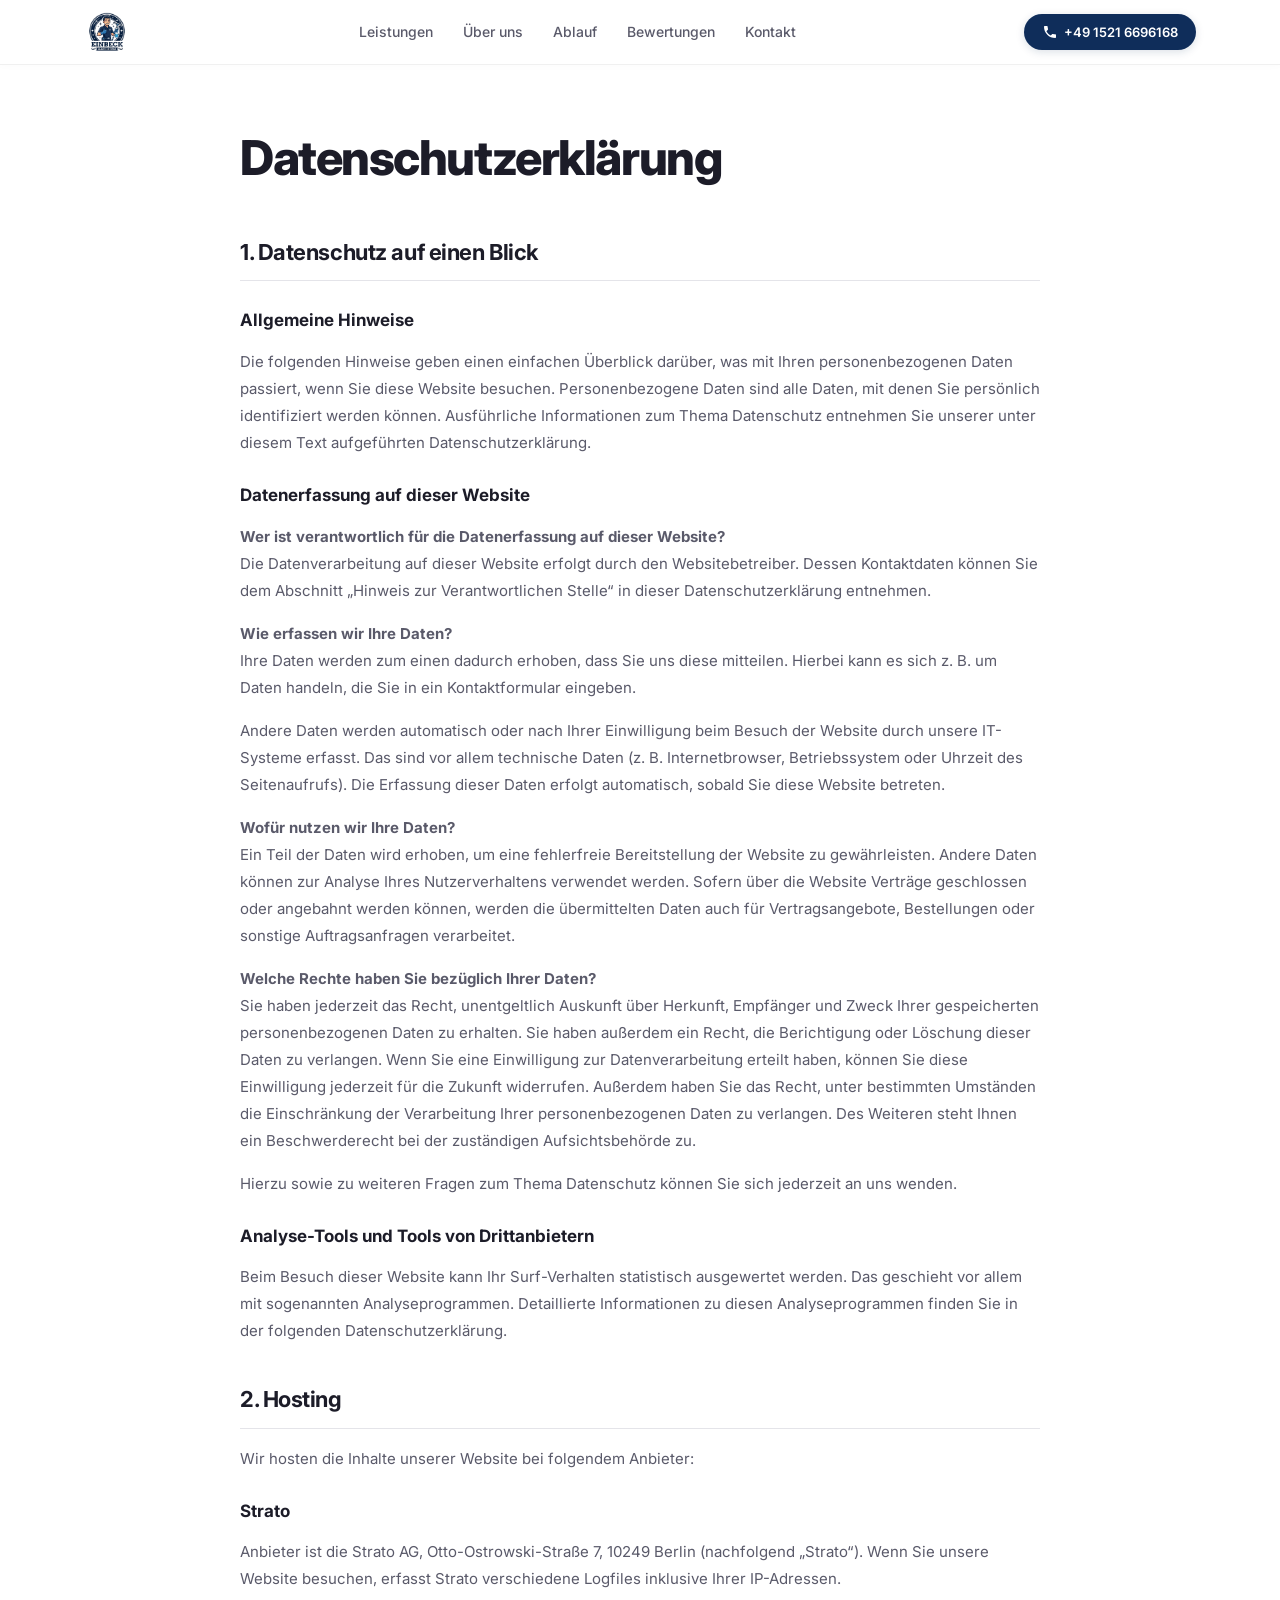
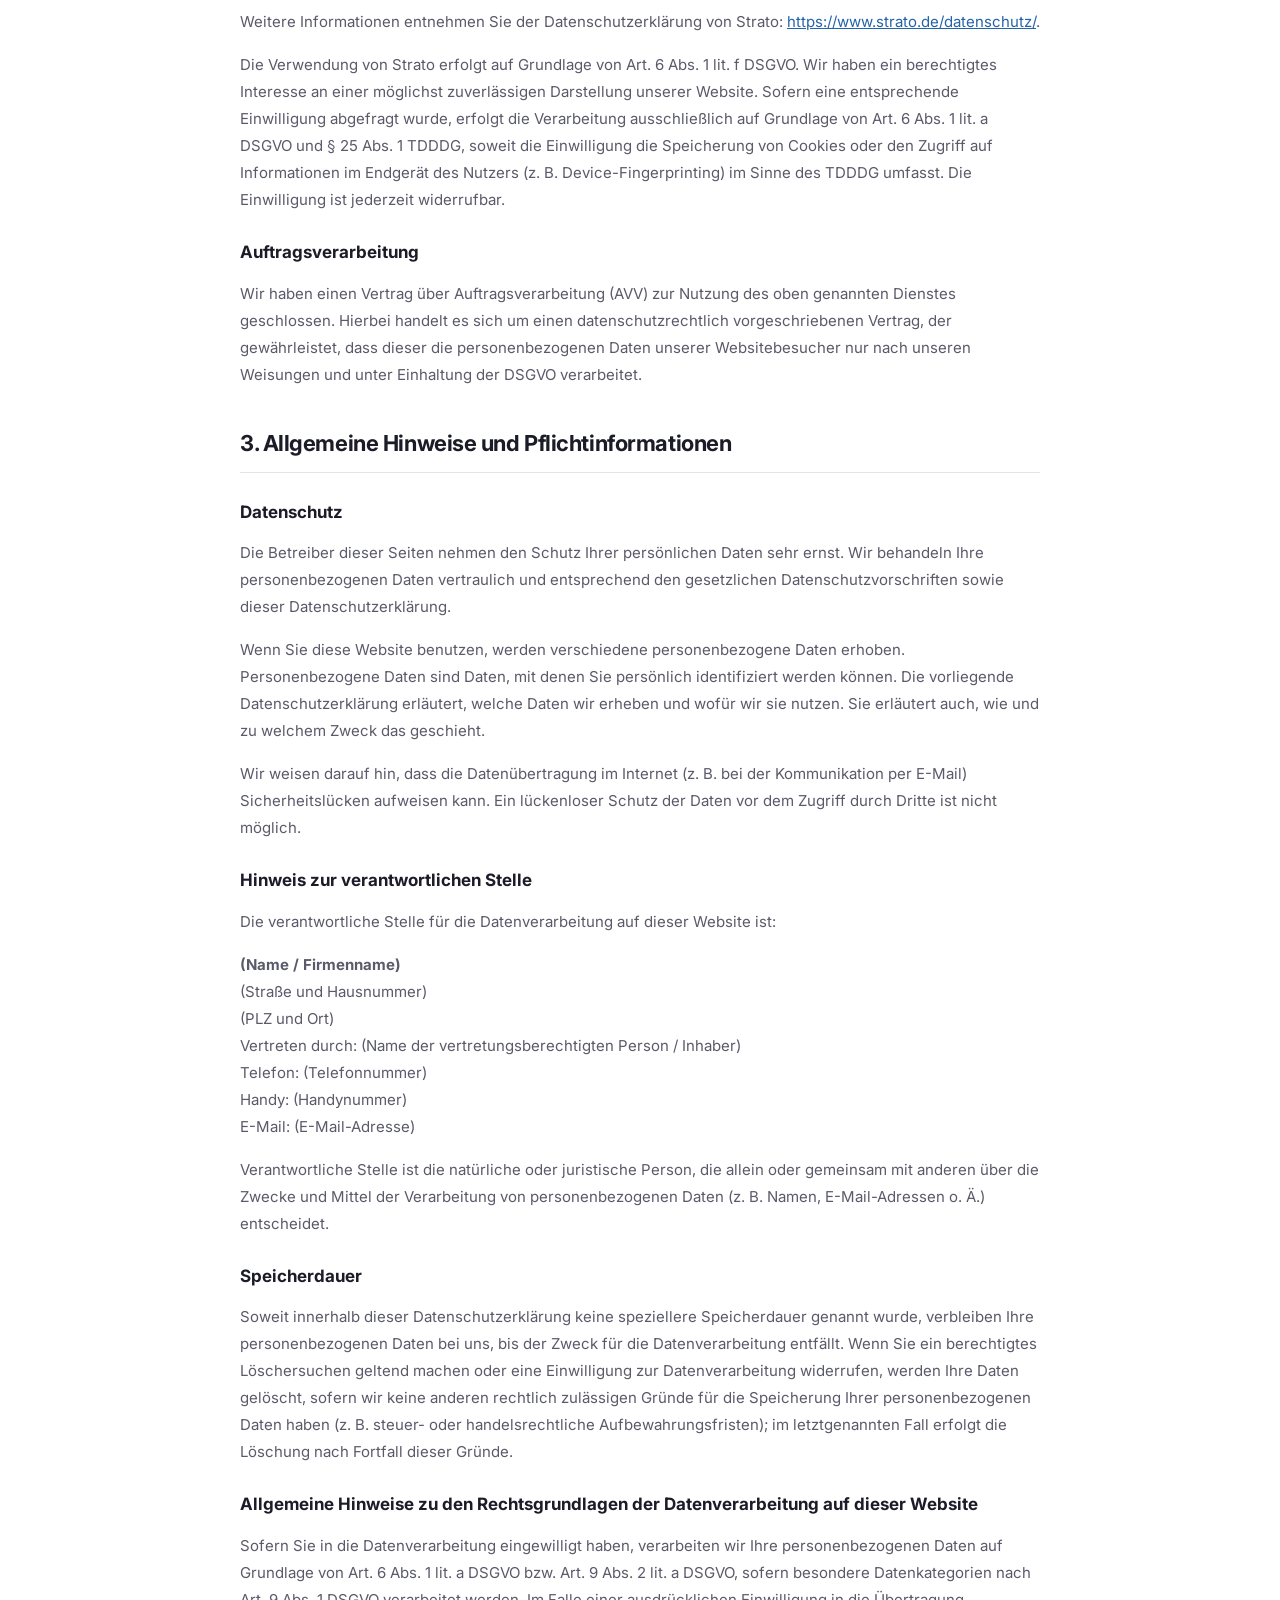
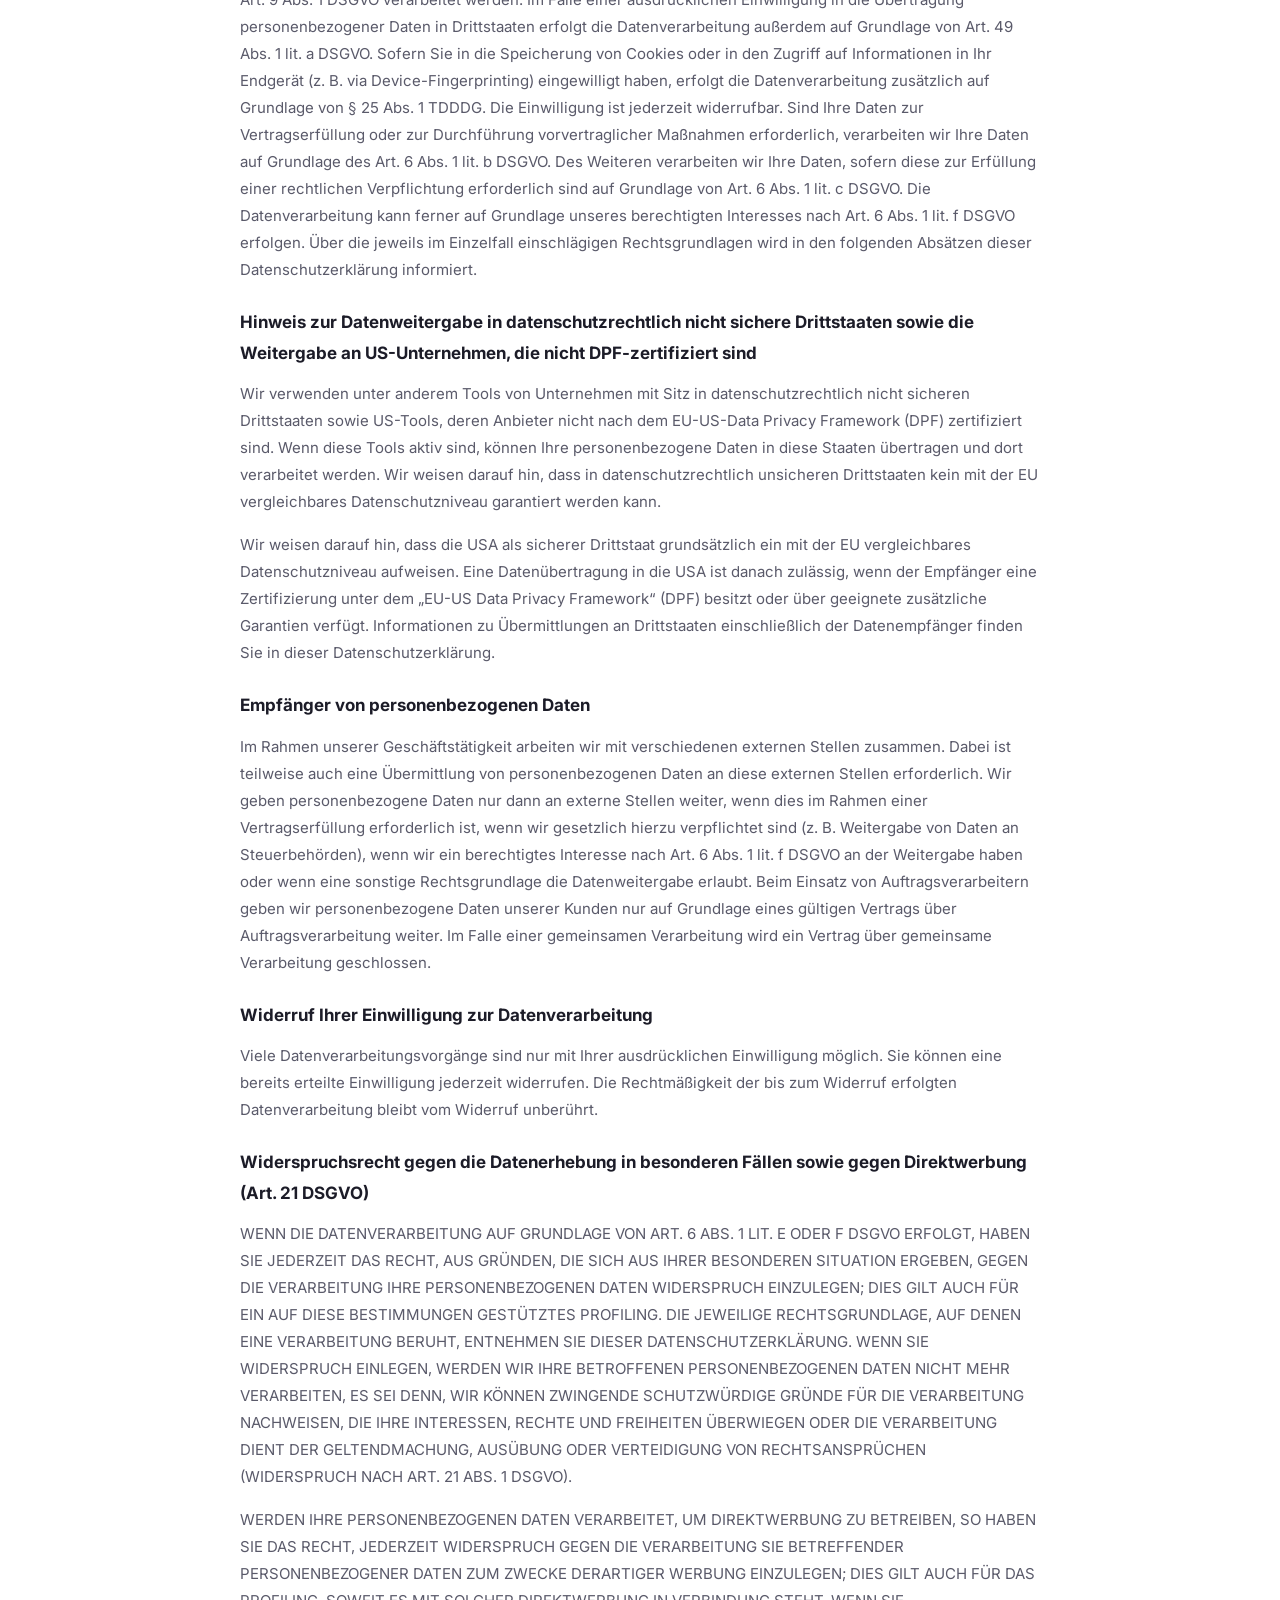
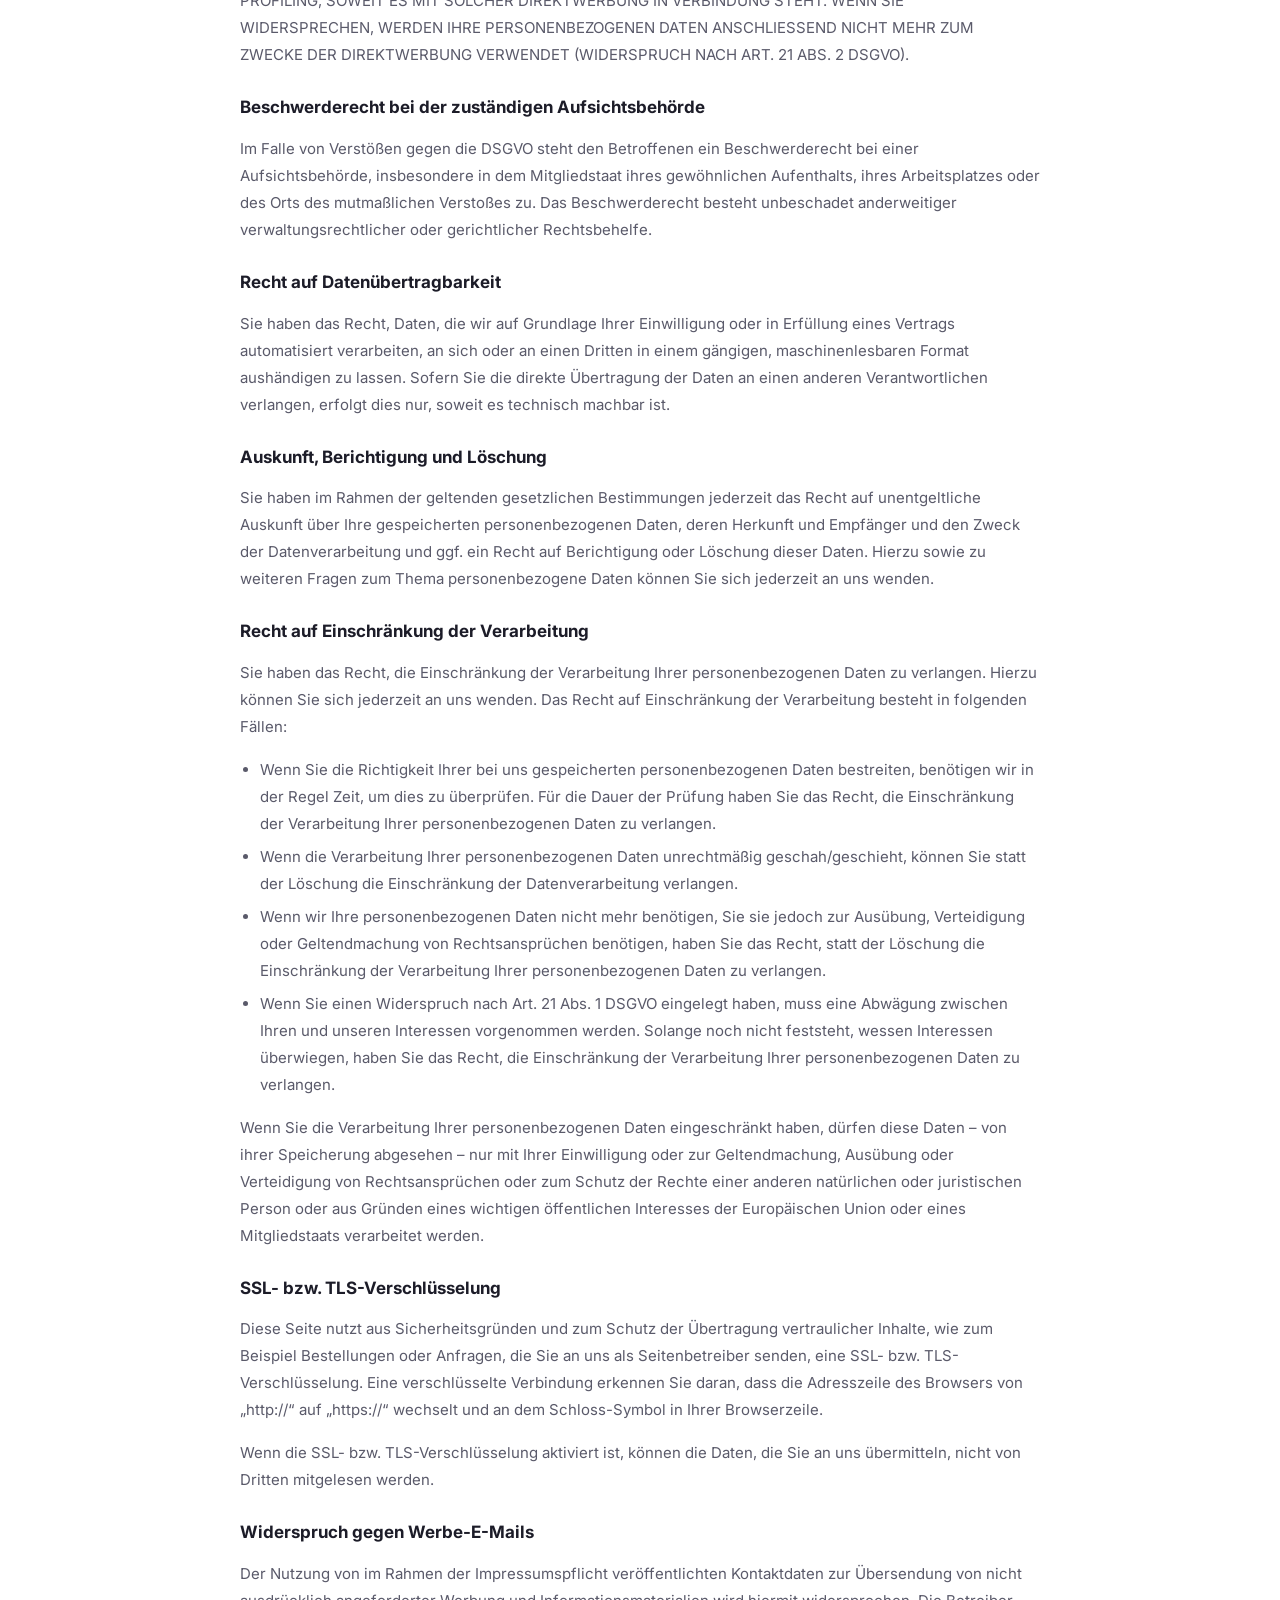
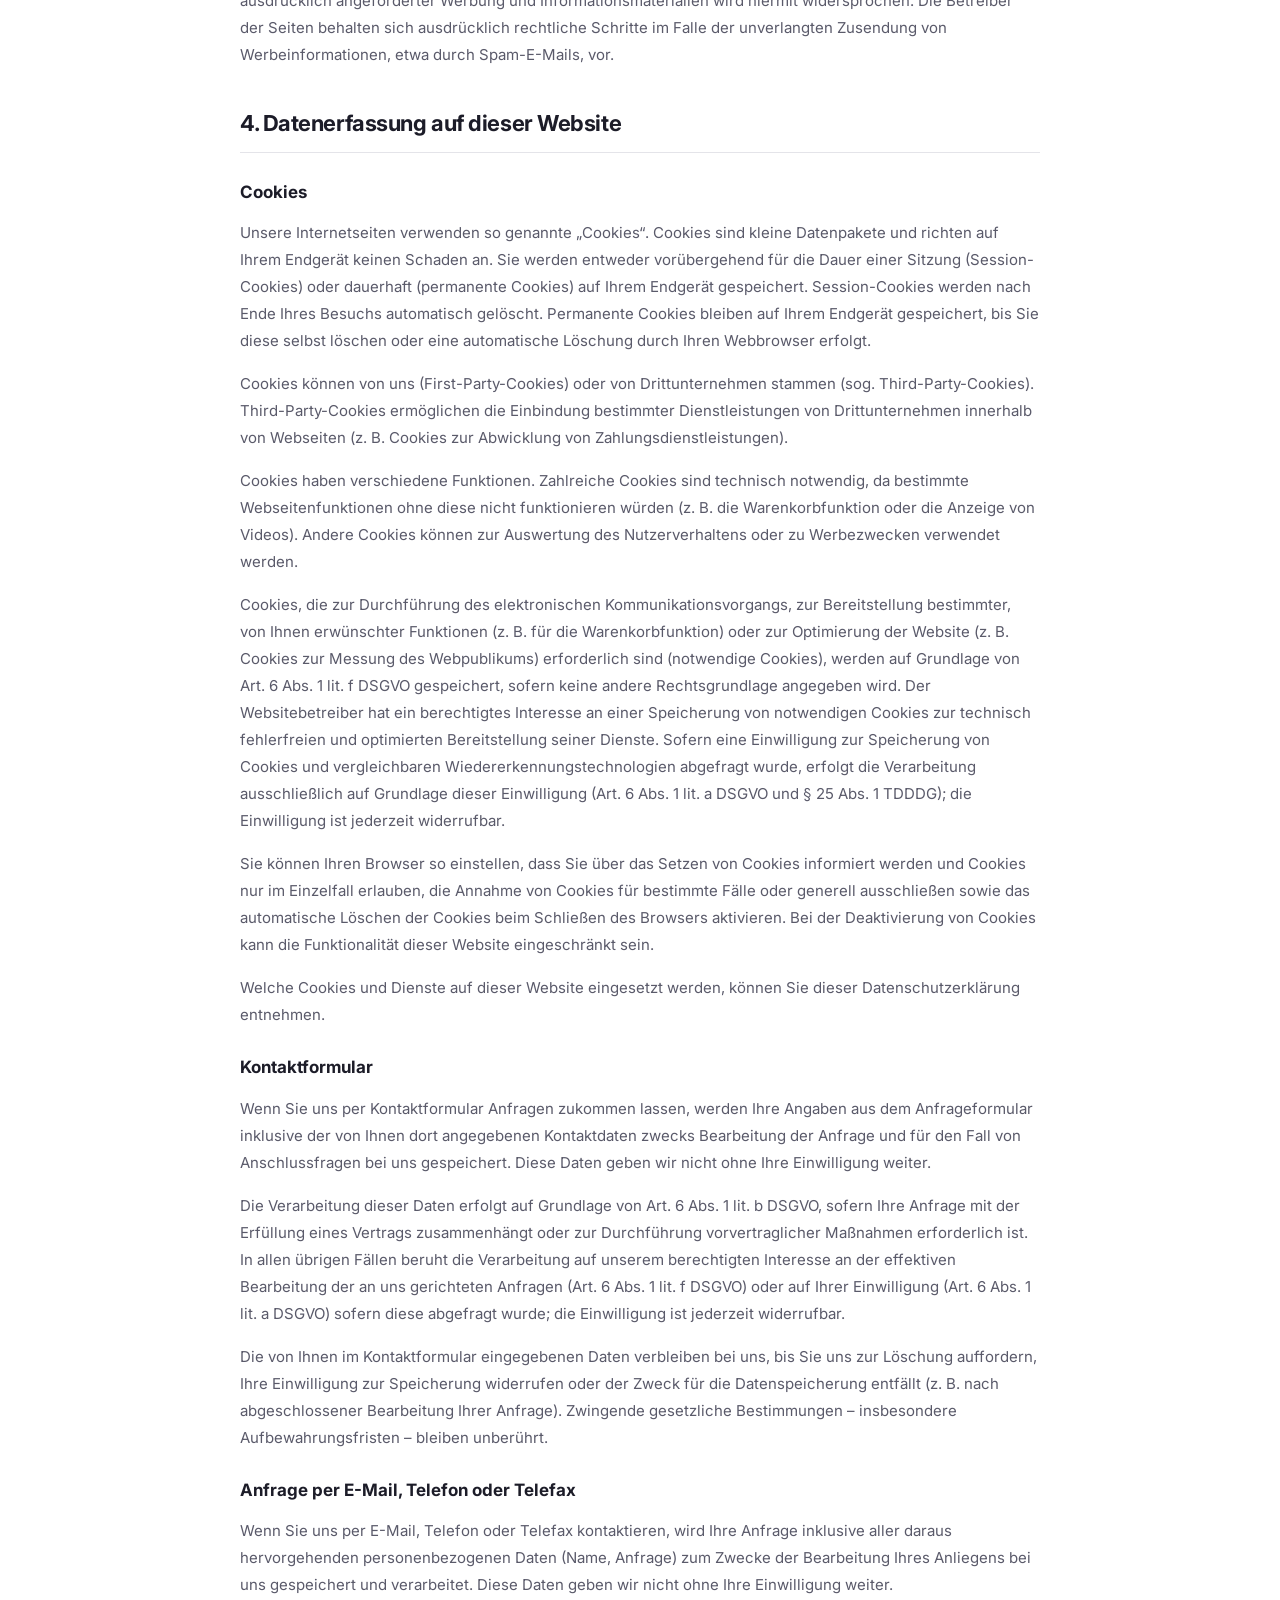
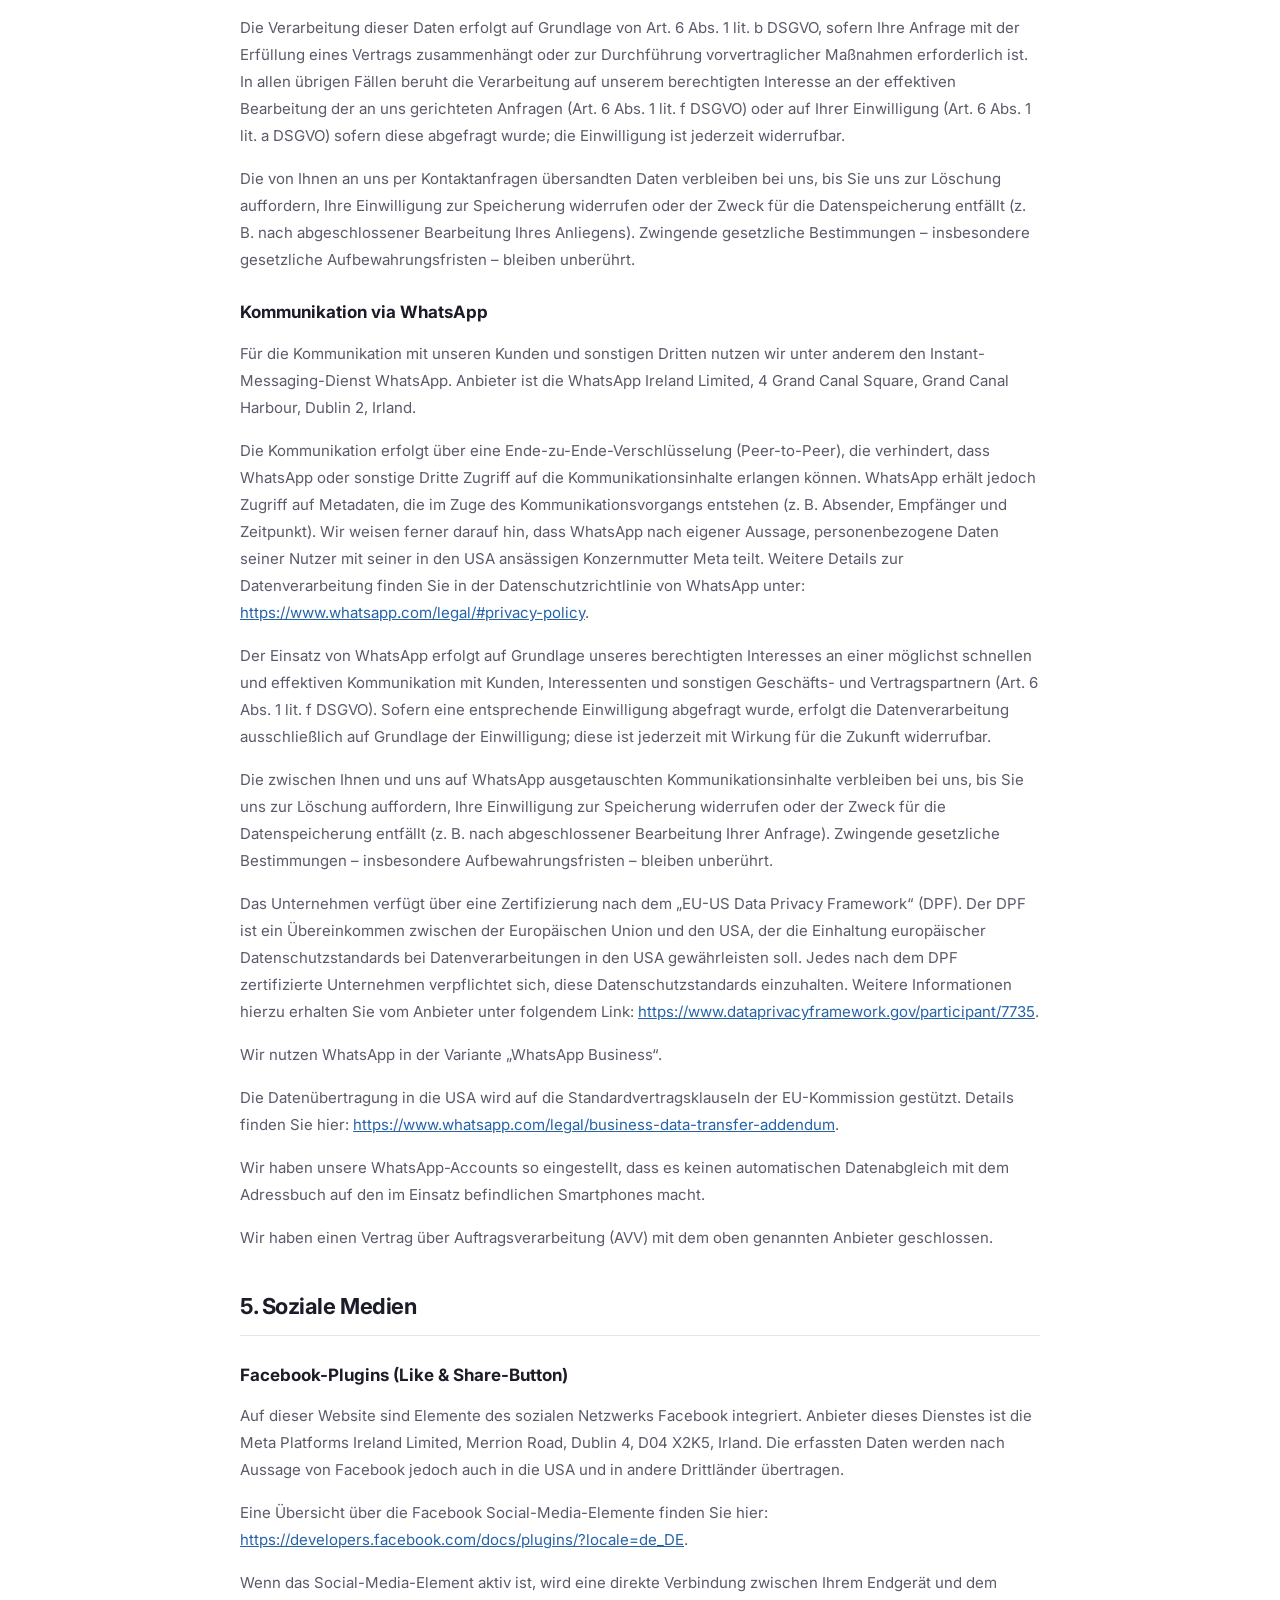
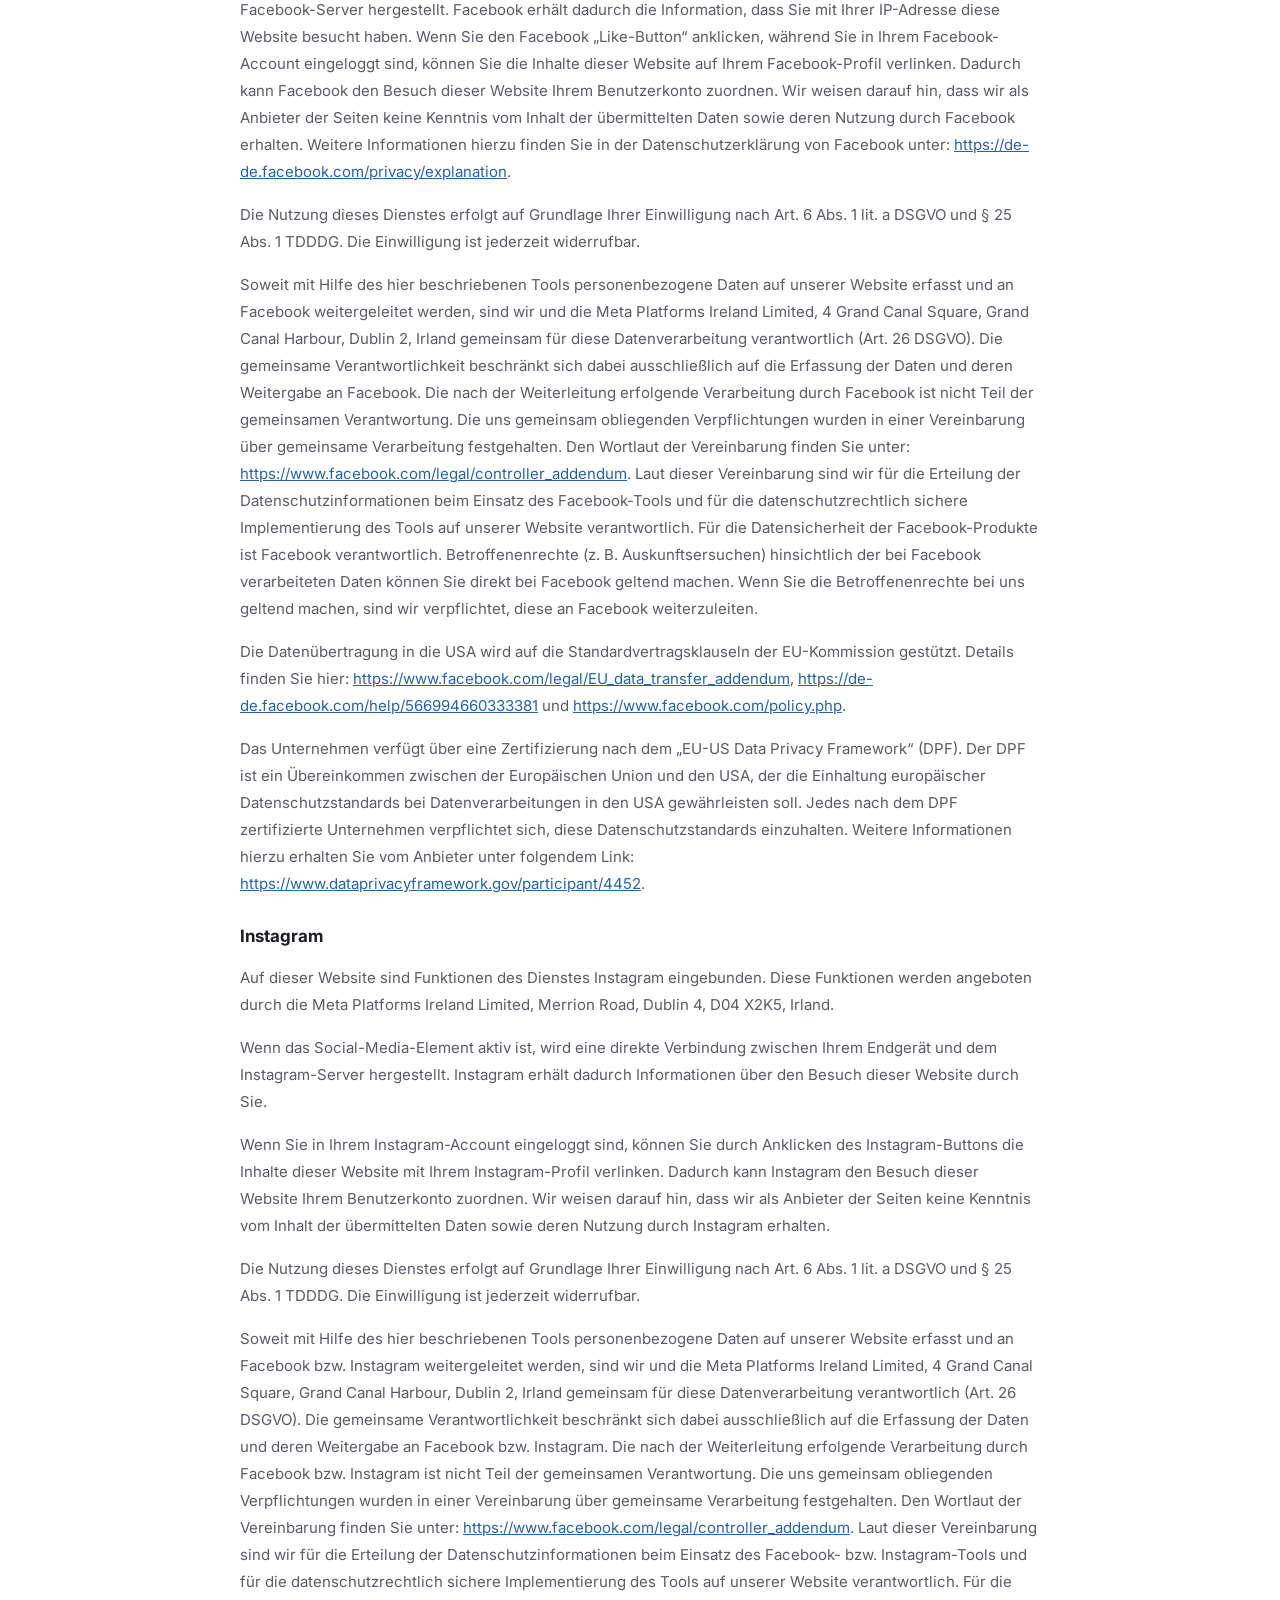
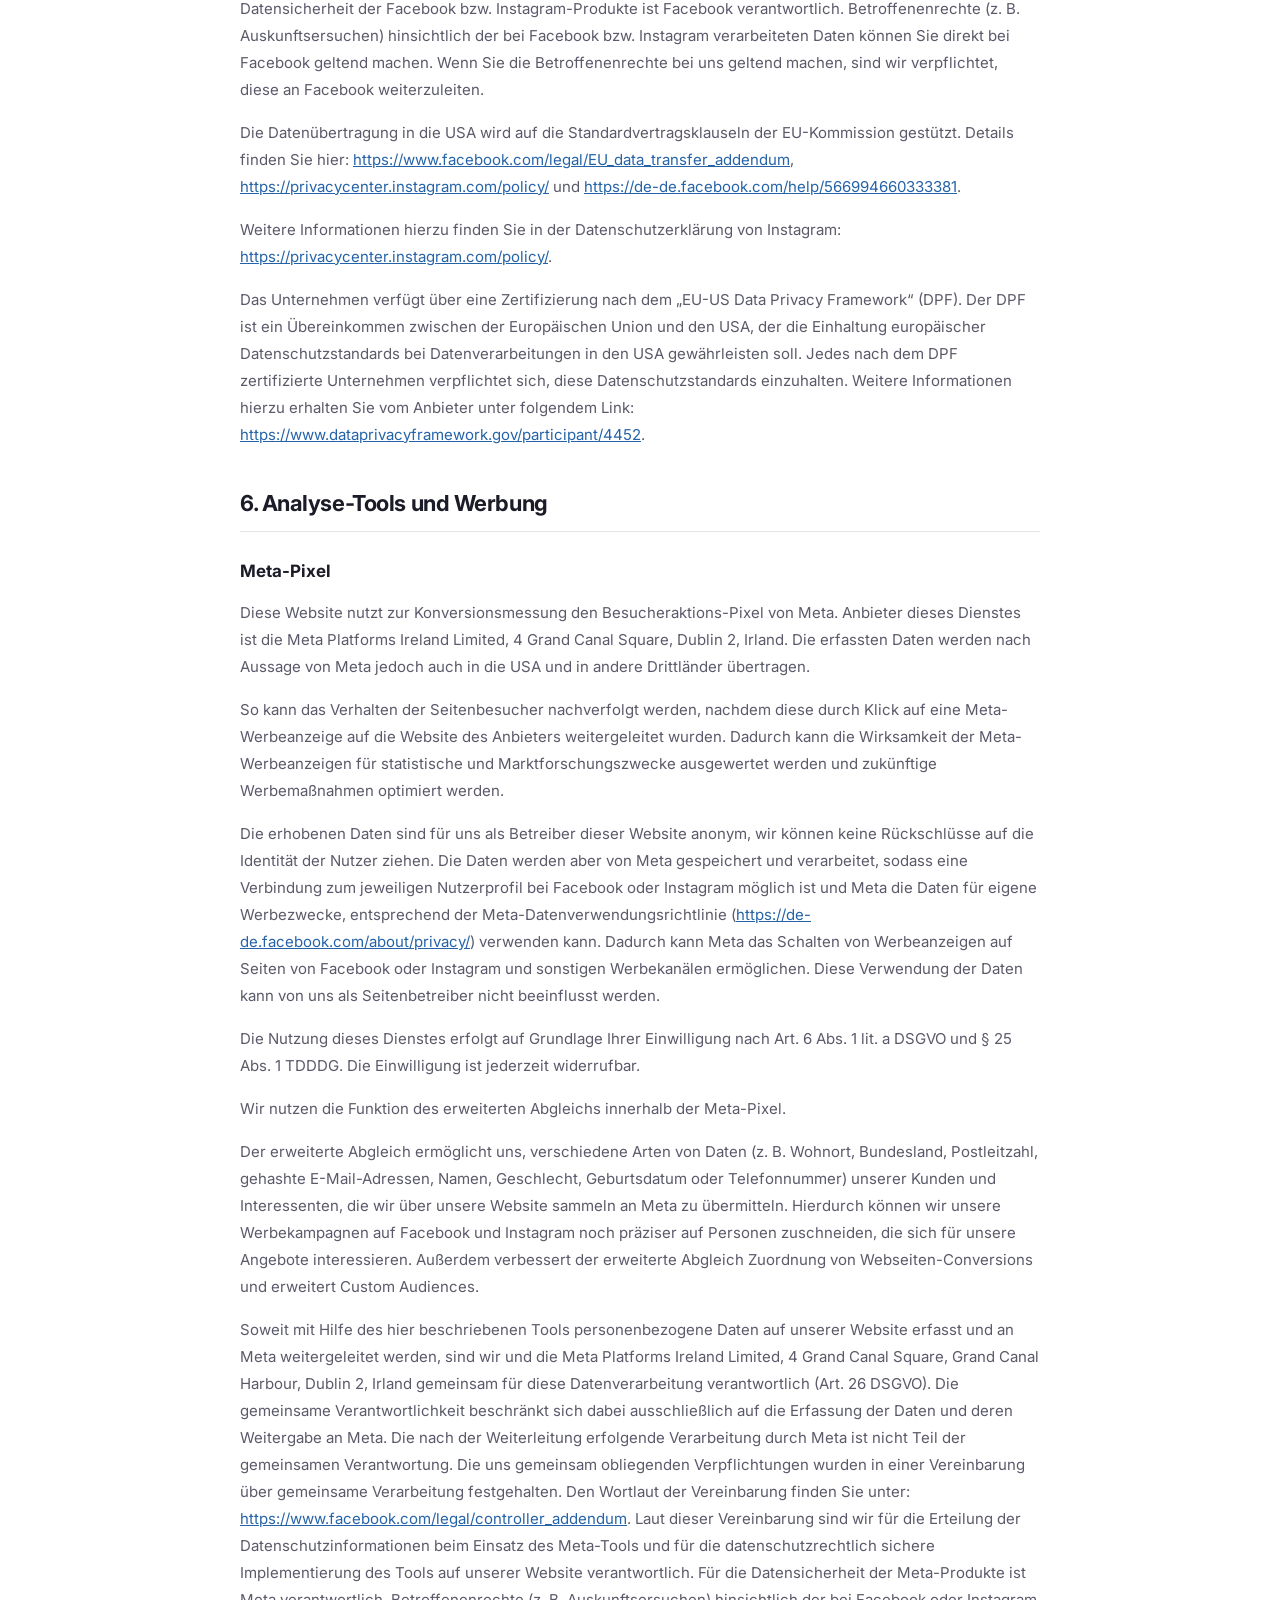
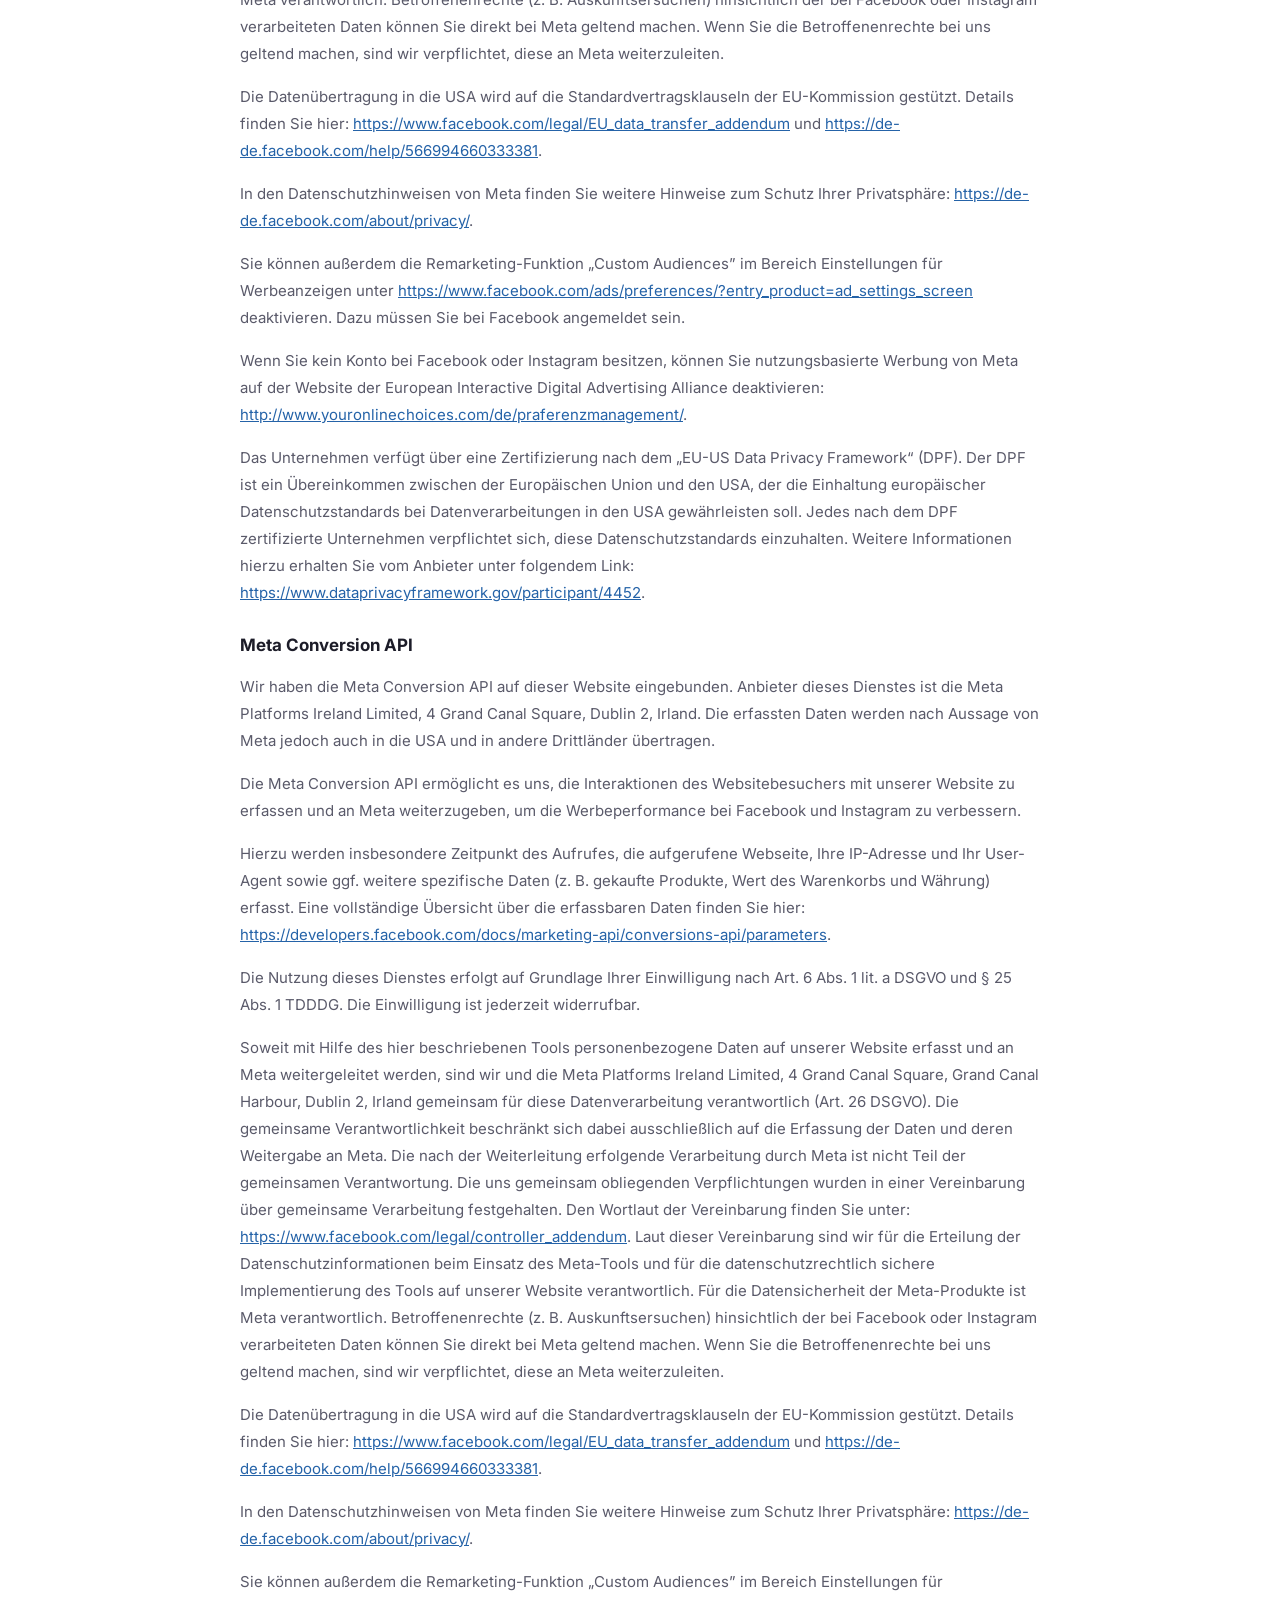
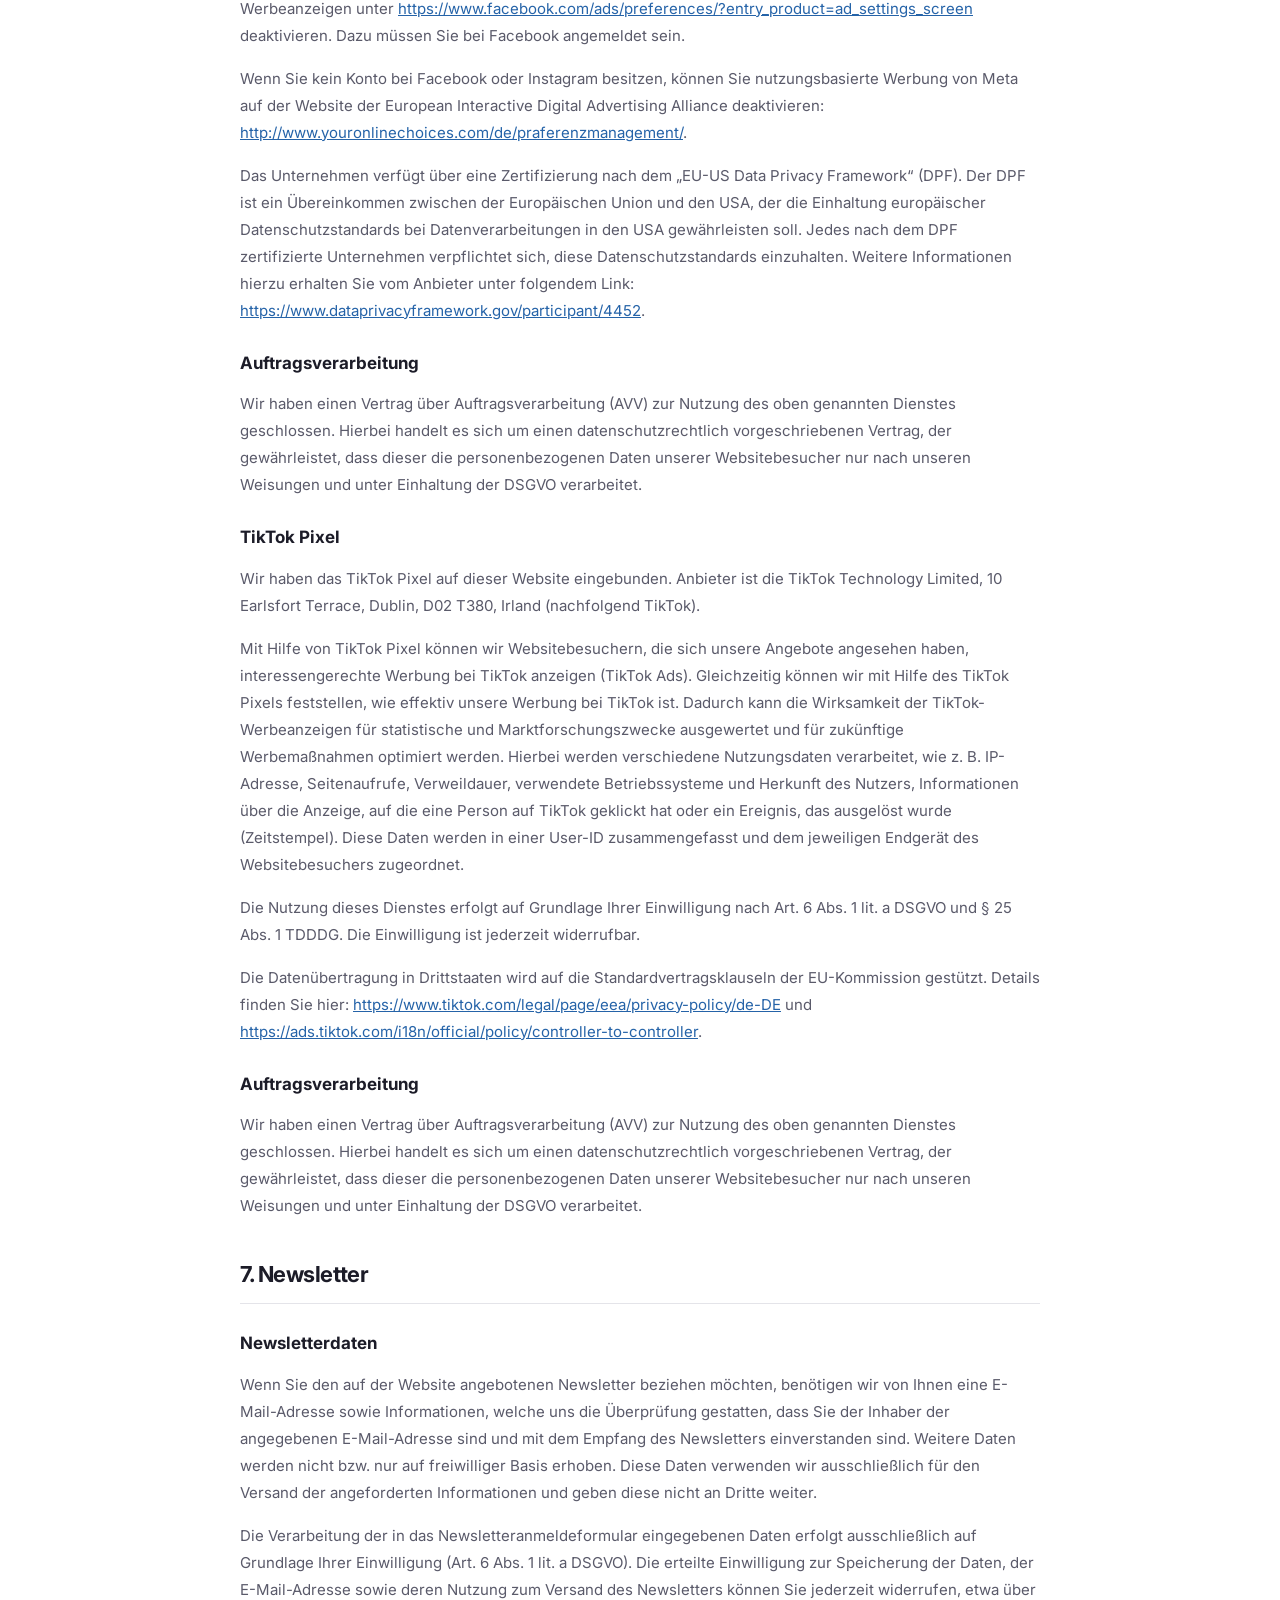
<file: datenschutz.html>
<!DOCTYPE html>
<html lang="de">
<head>
  <meta charset="UTF-8" />
  <meta name="viewport" content="width=device-width, initial-scale=1.0" />
  <title>Datenschutzerklärung – Einbeck Clean Service</title>
  <meta name="description" content="Datenschutzerklärung von Einbeck Clean Service. Erfahren Sie, wie wir Ihre personenbezogenen Daten erheben und verarbeiten." />
  <link rel="preconnect" href="https://fonts.googleapis.com" />
  <link rel="preconnect" href="https://fonts.gstatic.com" crossorigin />
  <link href="https://fonts.googleapis.com/css2?family=Inter:wght@300;400;500;600;700;800&display=swap" rel="stylesheet" />
  <link rel="stylesheet" href="style.css?v=1.8" />
  <style>
    .legal-content {
      padding: 120px 0 80px;
      max-width: 800px;
      margin: 0 auto;
    }
    .legal-title {
      font-size: clamp(32px, 5vw, 48px);
      font-weight: 800;
      color: var(--gray-800);
      margin-bottom: 30px;
      letter-spacing: -0.03em;
    }
    .legal-body {
      font-size: 15px;
      color: var(--gray-600);
      line-height: 1.8;
    }
    .legal-body h2 {
      font-size: 22px;
      font-weight: 700;
      color: var(--gray-800);
      margin: 36px 0 16px;
      letter-spacing: -0.02em;
      border-bottom: 1px solid var(--gray-200);
      padding-bottom: 8px;
    }
    .legal-body h3 {
      font-size: 17px;
      font-weight: 700;
      color: var(--gray-800);
      margin: 24px 0 12px;
    }
    .legal-body p {
      margin-bottom: 16px;
    }
    .legal-body ul {
      list-style: disc;
      padding-left: 20px;
      margin-bottom: 16px;
    }
    .legal-body li {
      margin-bottom: 6px;
    }
    .legal-body a {
      color: var(--blue-mid);
      text-decoration: underline;
    }
    .legal-body a:hover {
      color: var(--navy);
    }
  </style>
</head>
<body>

  <!-- NAVBAR -->
  <nav class="navbar" id="navbar">
    <div class="nav-container">
      <a href="index.html" class="nav-logo">
        <img src="logo.png" alt="Einbeck Clean Service" class="nav-logo-img" />
      </a>
      <ul class="nav-links">
        <li><a href="index.html#leistungen" class="nav-link">Leistungen</a></li>
        <li><a href="index.html#ueber-uns" class="nav-link">Über uns</a></li>
        <li><a href="index.html#ablauf" class="nav-link">Ablauf</a></li>
        <li><a href="index.html#bewertungen" class="nav-link">Bewertungen</a></li>
        <li><a href="index.html#kontakt" class="nav-link">Kontakt</a></li>
      </ul>
      <a href="tel:+4915216696168" class="nav-cta" id="nav-phone-cta">
        <svg xmlns="http://www.w3.org/2000/svg" height="16" viewBox="0 0 24 24" fill="currentColor"><path d="M6.62 10.79c1.44 2.83 3.76 5.14 6.59 6.59l2.2-2.2c.27-.27.67-.36 1.02-.24 1.12.37 2.33.57 3.57.57.55 0 1 .45 1 1V20c0 .55-.45 1-1 1-9.39 0-17-7.61-17-17 0-.55.45-1 1-1h3.5c.55 0 1 .45 1 1 0 1.25.2 2.45.57 3.57.11.35.03.74-.25 1.02l-2.2 2.2z"/></svg>
        +49 1521 6696168
      </a>
    </div>
  </nav>

  <!-- LEGAL CONTENT -->
  <main class="container">
    <div class="legal-content">
      <h1 class="legal-title">Datenschutzerklärung</h1>
      <div class="legal-body">
        
        <h2>1. Datenschutz auf einen Blick</h2>
        <h3>Allgemeine Hinweise</h3>
        <p>Die folgenden Hinweise geben einen einfachen Überblick darüber, was mit Ihren personenbezogenen Daten passiert, wenn Sie diese Website besuchen. Personenbezogene Daten sind alle Daten, mit denen Sie persönlich identifiziert werden können. Ausführliche Informationen zum Thema Datenschutz entnehmen Sie unserer unter diesem Text aufgeführten Datenschutzerklärung.</p>

        <h3>Datenerfassung auf dieser Website</h3>
        <p><strong>Wer ist verantwortlich für die Datenerfassung auf dieser Website?</strong><br>
        Die Datenverarbeitung auf dieser Website erfolgt durch den Websitebetreiber. Dessen Kontaktdaten können Sie dem Abschnitt „Hinweis zur Verantwortlichen Stelle“ in dieser Datenschutzerklärung entnehmen.</p>

        <p><strong>Wie erfassen wir Ihre Daten?</strong><br>
        Ihre Daten werden zum einen dadurch erhoben, dass Sie uns diese mitteilen. Hierbei kann es sich z. B. um Daten handeln, die Sie in ein Kontaktformular eingeben.</p>
        <p>Andere Daten werden automatisch oder nach Ihrer Einwilligung beim Besuch der Website durch unsere IT-Systeme erfasst. Das sind vor allem technische Daten (z. B. Internetbrowser, Betriebssystem oder Uhrzeit des Seitenaufrufs). Die Erfassung dieser Daten erfolgt automatisch, sobald Sie diese Website betreten.</p>

        <p><strong>Wofür nutzen wir Ihre Daten?</strong><br>
        Ein Teil der Daten wird erhoben, um eine fehlerfreie Bereitstellung der Website zu gewährleisten. Andere Daten können zur Analyse Ihres Nutzerverhaltens verwendet werden. Sofern über die Website Verträge geschlossen oder angebahnt werden können, werden die übermittelten Daten auch für Vertragsangebote, Bestellungen oder sonstige Auftragsanfragen verarbeitet.</p>

        <p><strong>Welche Rechte haben Sie bezüglich Ihrer Daten?</strong><br>
        Sie haben jederzeit das Recht, unentgeltlich Auskunft über Herkunft, Empfänger und Zweck Ihrer gespeicherten personenbezogenen Daten zu erhalten. Sie haben außerdem ein Recht, die Berichtigung oder Löschung dieser Daten zu verlangen. Wenn Sie eine Einwilligung zur Datenverarbeitung erteilt haben, können Sie diese Einwilligung jederzeit für die Zukunft widerrufen. Außerdem haben Sie das Recht, unter bestimmten Umständen die Einschränkung der Verarbeitung Ihrer personenbezogenen Daten zu verlangen. Des Weiteren steht Ihnen ein Beschwerderecht bei der zuständigen Aufsichtsbehörde zu.</p>
        <p>Hierzu sowie zu weiteren Fragen zum Thema Datenschutz können Sie sich jederzeit an uns wenden.</p>

        <h3>Analyse-Tools und Tools von Drittanbietern</h3>
        <p>Beim Besuch dieser Website kann Ihr Surf-Verhalten statistisch ausgewertet werden. Das geschieht vor allem mit sogenannten Analyseprogrammen. Detaillierte Informationen zu diesen Analyseprogrammen finden Sie in der folgenden Datenschutzerklärung.</p>

        <h2>2. Hosting</h2>
        <p>Wir hosten die Inhalte unserer Website bei folgendem Anbieter:</p>
        <h3>Strato</h3>
        <p>Anbieter ist die Strato AG, Otto-Ostrowski-Straße 7, 10249 Berlin (nachfolgend „Strato“). Wenn Sie unsere Website besuchen, erfasst Strato verschiedene Logfiles inklusive Ihrer IP-Adressen.</p>
        <p>Weitere Informationen entnehmen Sie der Datenschutzerklärung von Strato: <a href="https://www.strato.de/datenschutz/" target="_blank">https://www.strato.de/datenschutz/</a>.</p>
        <p>Die Verwendung von Strato erfolgt auf Grundlage von Art. 6 Abs. 1 lit. f DSGVO. Wir haben ein berechtigtes Interesse an einer möglichst zuverlässigen Darstellung unserer Website. Sofern eine entsprechende Einwilligung abgefragt wurde, erfolgt die Verarbeitung ausschließlich auf Grundlage von Art. 6 Abs. 1 lit. a DSGVO und § 25 Abs. 1 TDDDG, soweit die Einwilligung die Speicherung von Cookies oder den Zugriff auf Informationen im Endgerät des Nutzers (z. B. Device-Fingerprinting) im Sinne des TDDDG umfasst. Die Einwilligung ist jederzeit widerrufbar.</p>
        
        <h3>Auftragsverarbeitung</h3>
        <p>Wir haben einen Vertrag über Auftragsverarbeitung (AVV) zur Nutzung des oben genannten Dienstes geschlossen. Hierbei handelt es sich um einen datenschutzrechtlich vorgeschriebenen Vertrag, der gewährleistet, dass dieser die personenbezogenen Daten unserer Websitebesucher nur nach unseren Weisungen und unter Einhaltung der DSGVO verarbeitet.</p>

        <h2>3. Allgemeine Hinweise und Pflichtinformationen</h2>
        <h3>Datenschutz</h3>
        <p>Die Betreiber dieser Seiten nehmen den Schutz Ihrer persönlichen Daten sehr ernst. Wir behandeln Ihre personenbezogenen Daten vertraulich und entsprechend den gesetzlichen Datenschutzvorschriften sowie dieser Datenschutzerklärung.</p>
        <p>Wenn Sie diese Website benutzen, werden verschiedene personenbezogene Daten erhoben. Personenbezogene Daten sind Daten, mit denen Sie persönlich identifiziert werden können. Die vorliegende Datenschutzerklärung erläutert, welche Daten wir erheben und wofür wir sie nutzen. Sie erläutert auch, wie und zu welchem Zweck das geschieht.</p>
        <p>Wir weisen darauf hin, dass die Datenübertragung im Internet (z. B. bei der Kommunikation per E-Mail) Sicherheitslücken aufweisen kann. Ein lückenloser Schutz der Daten vor dem Zugriff durch Dritte ist nicht möglich.</p>

        <h3>Hinweis zur verantwortlichen Stelle</h3>
        <p>Die verantwortliche Stelle für die Datenverarbeitung auf dieser Website ist:</p>
        <p>
          <strong>(Name / Firmenname)</strong><br>
          (Straße und Hausnummer)<br>
          (PLZ und Ort)<br>
          Vertreten durch: (Name der vertretungsberechtigten Person / Inhaber)<br>
          Telefon: (Telefonnummer)<br>
          Handy: (Handynummer)<br>
          E-Mail: (E-Mail-Adresse)
        </p>
        <p>Verantwortliche Stelle ist die natürliche oder juristische Person, die allein oder gemeinsam mit anderen über die Zwecke und Mittel der Verarbeitung von personenbezogenen Daten (z. B. Namen, E-Mail-Adressen o. Ä.) entscheidet.</p>

        <h3>Speicherdauer</h3>
        <p>Soweit innerhalb dieser Datenschutzerklärung keine speziellere Speicherdauer genannt wurde, verbleiben Ihre personenbezogenen Daten bei uns, bis der Zweck für die Datenverarbeitung entfällt. Wenn Sie ein berechtigtes Löschersuchen geltend machen oder eine Einwilligung zur Datenverarbeitung widerrufen, werden Ihre Daten gelöscht, sofern wir keine anderen rechtlich zulässigen Gründe für die Speicherung Ihrer personenbezogenen Daten haben (z. B. steuer- oder handelsrechtliche Aufbewahrungsfristen); im letztgenannten Fall erfolgt die Löschung nach Fortfall dieser Gründe.</p>

        <h3>Allgemeine Hinweise zu den Rechtsgrundlagen der Datenverarbeitung auf dieser Website</h3>
        <p>Sofern Sie in die Datenverarbeitung eingewilligt haben, verarbeiten wir Ihre personenbezogenen Daten auf Grundlage von Art. 6 Abs. 1 lit. a DSGVO bzw. Art. 9 Abs. 2 lit. a DSGVO, sofern besondere Datenkategorien nach Art. 9 Abs. 1 DSGVO verarbeitet werden. Im Falle einer ausdrücklichen Einwilligung in die Übertragung personenbezogener Daten in Drittstaaten erfolgt die Datenverarbeitung außerdem auf Grundlage von Art. 49 Abs. 1 lit. a DSGVO. Sofern Sie in die Speicherung von Cookies oder in den Zugriff auf Informationen in Ihr Endgerät (z. B. via Device-Fingerprinting) eingewilligt haben, erfolgt die Datenverarbeitung zusätzlich auf Grundlage von § 25 Abs. 1 TDDDG. Die Einwilligung ist jederzeit widerrufbar. Sind Ihre Daten zur Vertragserfüllung oder zur Durchführung vorvertraglicher Maßnahmen erforderlich, verarbeiten wir Ihre Daten auf Grundlage des Art. 6 Abs. 1 lit. b DSGVO. Des Weiteren verarbeiten wir Ihre Daten, sofern diese zur Erfüllung einer rechtlichen Verpflichtung erforderlich sind auf Grundlage von Art. 6 Abs. 1 lit. c DSGVO. Die Datenverarbeitung kann ferner auf Grundlage unseres berechtigten Interesses nach Art. 6 Abs. 1 lit. f DSGVO erfolgen. Über die jeweils im Einzelfall einschlägigen Rechtsgrundlagen wird in den folgenden Absätzen dieser Datenschutzerklärung informiert.</p>

        <h3>Hinweis zur Datenweitergabe in datenschutzrechtlich nicht sichere Drittstaaten sowie die Weitergabe an US-Unternehmen, die nicht DPF-zertifiziert sind</h3>
        <p>Wir verwenden unter anderem Tools von Unternehmen mit Sitz in datenschutzrechtlich nicht sicheren Drittstaaten sowie US-Tools, deren Anbieter nicht nach dem EU-US-Data Privacy Framework (DPF) zertifiziert sind. Wenn diese Tools aktiv sind, können Ihre personenbezogene Daten in diese Staaten übertragen und dort verarbeitet werden. Wir weisen darauf hin, dass in datenschutzrechtlich unsicheren Drittstaaten kein mit der EU vergleichbares Datenschutzniveau garantiert werden kann.</p>
        <p>Wir weisen darauf hin, dass die USA als sicherer Drittstaat grundsätzlich ein mit der EU vergleichbares Datenschutzniveau aufweisen. Eine Datenübertragung in die USA ist danach zulässig, wenn der Empfänger eine Zertifizierung unter dem „EU-US Data Privacy Framework“ (DPF) besitzt oder über geeignete zusätzliche Garantien verfügt. Informationen zu Übermittlungen an Drittstaaten einschließlich der Datenempfänger finden Sie in dieser Datenschutzerklärung.</p>

        <h3>Empfänger von personenbezogenen Daten</h3>
        <p>Im Rahmen unserer Geschäftstätigkeit arbeiten wir mit verschiedenen externen Stellen zusammen. Dabei ist teilweise auch eine Übermittlung von personenbezogenen Daten an diese externen Stellen erforderlich. Wir geben personenbezogene Daten nur dann an externe Stellen weiter, wenn dies im Rahmen einer Vertragserfüllung erforderlich ist, wenn wir gesetzlich hierzu verpflichtet sind (z. B. Weitergabe von Daten an Steuerbehörden), wenn wir ein berechtigtes Interesse nach Art. 6 Abs. 1 lit. f DSGVO an der Weitergabe haben oder wenn eine sonstige Rechtsgrundlage die Datenweitergabe erlaubt. Beim Einsatz von Auftragsverarbeitern geben wir personenbezogene Daten unserer Kunden nur auf Grundlage eines gültigen Vertrags über Auftragsverarbeitung weiter. Im Falle einer gemeinsamen Verarbeitung wird ein Vertrag über gemeinsame Verarbeitung geschlossen.</p>

        <h3>Widerruf Ihrer Einwilligung zur Datenverarbeitung</h3>
        <p>Viele Datenverarbeitungsvorgänge sind nur mit Ihrer ausdrücklichen Einwilligung möglich. Sie können eine bereits erteilte Einwilligung jederzeit widerrufen. Die Rechtmäßigkeit der bis zum Widerruf erfolgten Datenverarbeitung bleibt vom Widerruf unberührt.</p>

        <h3>Widerspruchsrecht gegen die Datenerhebung in besonderen Fällen sowie gegen Direktwerbung (Art. 21 DSGVO)</h3>
        <p>WENN DIE DATENVERARBEITUNG AUF GRUNDLAGE VON ART. 6 ABS. 1 LIT. E ODER F DSGVO ERFOLGT, HABEN SIE JEDERZEIT DAS RECHT, AUS GRÜNDEN, DIE SICH AUS IHRER BESONDEREN SITUATION ERGEBEN, GEGEN DIE VERARBEITUNG IHRE PERSONENBEZOGENEN DATEN WIDERSPRUCH EINZULEGEN; DIES GILT AUCH FÜR EIN AUF DIESE BESTIMMUNGEN GESTÜTZTES PROFILING. DIE JEWEILIGE RECHTSGRUNDLAGE, AUF DENEN EINE VERARBEITUNG BERUHT, ENTNEHMEN SIE DIESER DATENSCHUTZERKLÄRUNG. WENN SIE WIDERSPRUCH EINLEGEN, WERDEN WIR IHRE BETROFFENEN PERSONENBEZOGENEN DATEN NICHT MEHR VERARBEITEN, ES SEI DENN, WIR KÖNNEN ZWINGENDE SCHUTZWÜRDIGE GRÜNDE FÜR DIE VERARBEITUNG NACHWEISEN, DIE IHRE INTERESSEN, RECHTE UND FREIHEITEN ÜBERWIEGEN ODER DIE VERARBEITUNG DIENT DER GELTENDMACHUNG, AUSÜBUNG ODER VERTEIDIGUNG VON RECHTSANSPRÜCHEN (WIDERSPRUCH NACH ART. 21 ABS. 1 DSGVO).</p>
        <p>WERDEN IHRE PERSONENBEZOGENEN DATEN VERARBEITET, UM DIREKTWERBUNG ZU BETREIBEN, SO HABEN SIE DAS RECHT, JEDERZEIT WIDERSPRUCH GEGEN DIE VERARBEITUNG SIE BETREFFENDER PERSONENBEZOGENER DATEN ZUM ZWECKE DERARTIGER WERBUNG EINZULEGEN; DIES GILT AUCH FÜR DAS PROFILING, SOWEIT ES MIT SOLCHER DIREKTWERBUNG IN VERBINDUNG STEHT. WENN SIE WIDERSPRECHEN, WERDEN IHRE PERSONENBEZOGENEN DATEN ANSCHLIESSEND NICHT MEHR ZUM ZWECKE DER DIREKTWERBUNG VERWENDET (WIDERSPRUCH NACH ART. 21 ABS. 2 DSGVO).</p>

        <h3>Beschwerderecht bei der zuständigen Aufsichtsbehörde</h3>
        <p>Im Falle von Verstößen gegen die DSGVO steht den Betroffenen ein Beschwerderecht bei einer Aufsichtsbehörde, insbesondere in dem Mitgliedstaat ihres gewöhnlichen Aufenthalts, ihres Arbeitsplatzes oder des Orts des mutmaßlichen Verstoßes zu. Das Beschwerderecht besteht unbeschadet anderweitiger verwaltungsrechtlicher oder gerichtlicher Rechtsbehelfe.</p>

        <h3>Recht auf Datenübertragbarkeit</h3>
        <p>Sie haben das Recht, Daten, die wir auf Grundlage Ihrer Einwilligung oder in Erfüllung eines Vertrags automatisiert verarbeiten, an sich oder an einen Dritten in einem gängigen, maschinenlesbaren Format aushändigen zu lassen. Sofern Sie die direkte Übertragung der Daten an einen anderen Verantwortlichen verlangen, erfolgt dies nur, soweit es technisch machbar ist.</p>

        <h3>Auskunft, Berichtigung und Löschung</h3>
        <p>Sie haben im Rahmen der geltenden gesetzlichen Bestimmungen jederzeit das Recht auf unentgeltliche Auskunft über Ihre gespeicherten personenbezogenen Daten, deren Herkunft und Empfänger und den Zweck der Datenverarbeitung und ggf. ein Recht auf Berichtigung oder Löschung dieser Daten. Hierzu sowie zu weiteren Fragen zum Thema personenbezogene Daten können Sie sich jederzeit an uns wenden.</p>

        <h3>Recht auf Einschränkung der Verarbeitung</h3>
        <p>Sie haben das Recht, die Einschränkung der Verarbeitung Ihrer personenbezogenen Daten zu verlangen. Hierzu können Sie sich jederzeit an uns wenden. Das Recht auf Einschränkung der Verarbeitung besteht in folgenden Fällen:</p>
        <ul>
          <li>Wenn Sie die Richtigkeit Ihrer bei uns gespeicherten personenbezogenen Daten bestreiten, benötigen wir in der Regel Zeit, um dies zu überprüfen. Für die Dauer der Prüfung haben Sie das Recht, die Einschränkung der Verarbeitung Ihrer personenbezogenen Daten zu verlangen.</li>
          <li>Wenn die Verarbeitung Ihrer personenbezogenen Daten unrechtmäßig geschah/geschieht, können Sie statt der Löschung die Einschränkung der Datenverarbeitung verlangen.</li>
          <li>Wenn wir Ihre personenbezogenen Daten nicht mehr benötigen, Sie sie jedoch zur Ausübung, Verteidigung oder Geltendmachung von Rechtsansprüchen benötigen, haben Sie das Recht, statt der Löschung die Einschränkung der Verarbeitung Ihrer personenbezogenen Daten zu verlangen.</li>
          <li>Wenn Sie einen Widerspruch nach Art. 21 Abs. 1 DSGVO eingelegt haben, muss eine Abwägung zwischen Ihren und unseren Interessen vorgenommen werden. Solange noch nicht feststeht, wessen Interessen überwiegen, haben Sie das Recht, die Einschränkung der Verarbeitung Ihrer personenbezogenen Daten zu verlangen.</li>
        </ul>
        <p>Wenn Sie die Verarbeitung Ihrer personenbezogenen Daten eingeschränkt haben, dürfen diese Daten – von ihrer Speicherung abgesehen – nur mit Ihrer Einwilligung oder zur Geltendmachung, Ausübung oder Verteidigung von Rechtsansprüchen oder zum Schutz der Rechte einer anderen natürlichen oder juristischen Person oder aus Gründen eines wichtigen öffentlichen Interesses der Europäischen Union oder eines Mitgliedstaats verarbeitet werden.</p>

        <h3>SSL- bzw. TLS-Verschlüsselung</h3>
        <p>Diese Seite nutzt aus Sicherheitsgründen und zum Schutz der Übertragung vertraulicher Inhalte, wie zum Beispiel Bestellungen oder Anfragen, die Sie an uns als Seitenbetreiber senden, eine SSL- bzw. TLS-Verschlüsselung. Eine verschlüsselte Verbindung erkennen Sie daran, dass die Adresszeile des Browsers von „http://“ auf „https://“ wechselt und an dem Schloss-Symbol in Ihrer Browserzeile.</p>
        <p>Wenn die SSL- bzw. TLS-Verschlüsselung aktiviert ist, können die Daten, die Sie an uns übermitteln, nicht von Dritten mitgelesen werden.</p>

        <h3>Widerspruch gegen Werbe-E-Mails</h3>
        <p>Der Nutzung von im Rahmen der Impressumspflicht veröffentlichten Kontaktdaten zur Übersendung von nicht ausdrücklich angeforderter Werbung und Informationsmaterialien wird hiermit widersprochen. Die Betreiber der Seiten behalten sich ausdrücklich rechtliche Schritte im Falle der unverlangten Zusendung von Werbeinformationen, etwa durch Spam-E-Mails, vor.</p>

        <h2>4. Datenerfassung auf dieser Website</h2>
        <h3>Cookies</h3>
        <p>Unsere Internetseiten verwenden so genannte „Cookies“. Cookies sind kleine Datenpakete und richten auf Ihrem Endgerät keinen Schaden an. Sie werden entweder vorübergehend für die Dauer einer Sitzung (Session-Cookies) oder dauerhaft (permanente Cookies) auf Ihrem Endgerät gespeichert. Session-Cookies werden nach Ende Ihres Besuchs automatisch gelöscht. Permanente Cookies bleiben auf Ihrem Endgerät gespeichert, bis Sie diese selbst löschen oder eine automatische Löschung durch Ihren Webbrowser erfolgt.</p>
        <p>Cookies können von uns (First-Party-Cookies) oder von Drittunternehmen stammen (sog. Third-Party-Cookies). Third-Party-Cookies ermöglichen die Einbindung bestimmter Dienstleistungen von Drittunternehmen innerhalb von Webseiten (z. B. Cookies zur Abwicklung von Zahlungsdienstleistungen).</p>
        <p>Cookies haben verschiedene Funktionen. Zahlreiche Cookies sind technisch notwendig, da bestimmte Webseitenfunktionen ohne diese nicht funktionieren würden (z. B. die Warenkorbfunktion oder die Anzeige von Videos). Andere Cookies können zur Auswertung des Nutzerverhaltens oder zu Werbezwecken verwendet werden.</p>
        <p>Cookies, die zur Durchführung des elektronischen Kommunikationsvorgangs, zur Bereitstellung bestimmter, von Ihnen erwünschter Funktionen (z. B. für die Warenkorbfunktion) oder zur Optimierung der Website (z. B. Cookies zur Messung des Webpublikums) erforderlich sind (notwendige Cookies), werden auf Grundlage von Art. 6 Abs. 1 lit. f DSGVO gespeichert, sofern keine andere Rechtsgrundlage angegeben wird. Der Websitebetreiber hat ein berechtigtes Interesse an einer Speicherung von notwendigen Cookies zur technisch fehlerfreien und optimierten Bereitstellung seiner Dienste. Sofern eine Einwilligung zur Speicherung von Cookies und vergleichbaren Wiedererkennungstechnologien abgefragt wurde, erfolgt die Verarbeitung ausschließlich auf Grundlage dieser Einwilligung (Art. 6 Abs. 1 lit. a DSGVO und § 25 Abs. 1 TDDDG); die Einwilligung ist jederzeit widerrufbar.</p>
        <p>Sie können Ihren Browser so einstellen, dass Sie über das Setzen von Cookies informiert werden und Cookies nur im Einzelfall erlauben, die Annahme von Cookies für bestimmte Fälle oder generell ausschließen sowie das automatische Löschen der Cookies beim Schließen des Browsers aktivieren. Bei der Deaktivierung von Cookies kann die Funktionalität dieser Website eingeschränkt sein.</p>
        <p>Welche Cookies und Dienste auf dieser Website eingesetzt werden, können Sie dieser Datenschutzerklärung entnehmen.</p>
        
        <h3>Kontaktformular</h3>
        <p>Wenn Sie uns per Kontaktformular Anfragen zukommen lassen, werden Ihre Angaben aus dem Anfrageformular inklusive der von Ihnen dort angegebenen Kontaktdaten zwecks Bearbeitung der Anfrage und für den Fall von Anschlussfragen bei uns gespeichert. Diese Daten geben wir nicht ohne Ihre Einwilligung weiter.</p>
        <p>Die Verarbeitung dieser Daten erfolgt auf Grundlage von Art. 6 Abs. 1 lit. b DSGVO, sofern Ihre Anfrage mit der Erfüllung eines Vertrags zusammenhängt oder zur Durchführung vorvertraglicher Maßnahmen erforderlich ist. In allen übrigen Fällen beruht die Verarbeitung auf unserem berechtigten Interesse an der effektiven Bearbeitung der an uns gerichteten Anfragen (Art. 6 Abs. 1 lit. f DSGVO) oder auf Ihrer Einwilligung (Art. 6 Abs. 1 lit. a DSGVO) sofern diese abgefragt wurde; die Einwilligung ist jederzeit widerrufbar.</p>
        <p>Die von Ihnen im Kontaktformular eingegebenen Daten verbleiben bei uns, bis Sie uns zur Löschung auffordern, Ihre Einwilligung zur Speicherung widerrufen oder der Zweck für die Datenspeicherung entfällt (z. B. nach abgeschlossener Bearbeitung Ihrer Anfrage). Zwingende gesetzliche Bestimmungen – insbesondere Aufbewahrungsfristen – bleiben unberührt.</p>

        <h3>Anfrage per E-Mail, Telefon oder Telefax</h3>
        <p>Wenn Sie uns per E-Mail, Telefon oder Telefax kontaktieren, wird Ihre Anfrage inklusive aller daraus hervorgehenden personenbezogenen Daten (Name, Anfrage) zum Zwecke der Bearbeitung Ihres Anliegens bei uns gespeichert und verarbeitet. Diese Daten geben wir nicht ohne Ihre Einwilligung weiter.</p>
        <p>Die Verarbeitung dieser Daten erfolgt auf Grundlage von Art. 6 Abs. 1 lit. b DSGVO, sofern Ihre Anfrage mit der Erfüllung eines Vertrags zusammenhängt oder zur Durchführung vorvertraglicher Maßnahmen erforderlich ist. In allen übrigen Fällen beruht die Verarbeitung auf unserem berechtigten Interesse an der effektiven Bearbeitung der an uns gerichteten Anfragen (Art. 6 Abs. 1 lit. f DSGVO) oder auf Ihrer Einwilligung (Art. 6 Abs. 1 lit. a DSGVO) sofern diese abgefragt wurde; die Einwilligung ist jederzeit widerrufbar.</p>
        <p>Die von Ihnen an uns per Kontaktanfragen übersandten Daten verbleiben bei uns, bis Sie uns zur Löschung auffordern, Ihre Einwilligung zur Speicherung widerrufen oder der Zweck für die Datenspeicherung entfällt (z. B. nach abgeschlossener Bearbeitung Ihres Anliegens). Zwingende gesetzliche Bestimmungen – insbesondere gesetzliche Aufbewahrungsfristen – bleiben unberührt.</p>

        <h3>Kommunikation via WhatsApp</h3>
        <p>Für die Kommunikation mit unseren Kunden und sonstigen Dritten nutzen wir unter anderem den Instant-Messaging-Dienst WhatsApp. Anbieter ist die WhatsApp Ireland Limited, 4 Grand Canal Square, Grand Canal Harbour, Dublin 2, Irland.</p>
        <p>Die Kommunikation erfolgt über eine Ende-zu-Ende-Verschlüsselung (Peer-to-Peer), die verhindert, dass WhatsApp oder sonstige Dritte Zugriff auf die Kommunikationsinhalte erlangen können. WhatsApp erhält jedoch Zugriff auf Metadaten, die im Zuge des Kommunikationsvorgangs entstehen (z. B. Absender, Empfänger und Zeitpunkt). Wir weisen ferner darauf hin, dass WhatsApp nach eigener Aussage, personenbezogene Daten seiner Nutzer mit seiner in den USA ansässigen Konzernmutter Meta teilt. Weitere Details zur Datenverarbeitung finden Sie in der Datenschutzrichtlinie von WhatsApp unter: <a href="https://www.whatsapp.com/legal/#privacy-policy" target="_blank">https://www.whatsapp.com/legal/#privacy-policy</a>.</p>
        <p>Der Einsatz von WhatsApp erfolgt auf Grundlage unseres berechtigten Interesses an einer möglichst schnellen und effektiven Kommunikation mit Kunden, Interessenten und sonstigen Geschäfts- und Vertragspartnern (Art. 6 Abs. 1 lit. f DSGVO). Sofern eine entsprechende Einwilligung abgefragt wurde, erfolgt die Datenverarbeitung ausschließlich auf Grundlage der Einwilligung; diese ist jederzeit mit Wirkung für die Zukunft widerrufbar.</p>
        <p>Die zwischen Ihnen und uns auf WhatsApp ausgetauschten Kommunikationsinhalte verbleiben bei uns, bis Sie uns zur Löschung auffordern, Ihre Einwilligung zur Speicherung widerrufen oder der Zweck für die Datenspeicherung entfällt (z. B. nach abgeschlossener Bearbeitung Ihrer Anfrage). Zwingende gesetzliche Bestimmungen – insbesondere Aufbewahrungsfristen – bleiben unberührt.</p>
        <p>Das Unternehmen verfügt über eine Zertifizierung nach dem „EU-US Data Privacy Framework“ (DPF). Der DPF ist ein Übereinkommen zwischen der Europäischen Union und den USA, der die Einhaltung europäischer Datenschutzstandards bei Datenverarbeitungen in den USA gewährleisten soll. Jedes nach dem DPF zertifizierte Unternehmen verpflichtet sich, diese Datenschutzstandards einzuhalten. Weitere Informationen hierzu erhalten Sie vom Anbieter unter folgendem Link: <a href="https://www.dataprivacyframework.gov/participant/7735" target="_blank">https://www.dataprivacyframework.gov/participant/7735</a>.</p>
        <p>Wir nutzen WhatsApp in der Variante „WhatsApp Business“.</p>
        <p>Die Datenübertragung in die USA wird auf die Standardvertragsklauseln der EU-Kommission gestützt. Details finden Sie hier: <a href="https://www.whatsapp.com/legal/business-data-transfer-addendum" target="_blank">https://www.whatsapp.com/legal/business-data-transfer-addendum</a>.</p>
        <p>Wir haben unsere WhatsApp-Accounts so eingestellt, dass es keinen automatischen Datenabgleich mit dem Adressbuch auf den im Einsatz befindlichen Smartphones macht.</p>
        <p>Wir haben einen Vertrag über Auftragsverarbeitung (AVV) mit dem oben genannten Anbieter geschlossen.</p>

        <h2>5. Soziale Medien</h2>
        <h3>Facebook-Plugins (Like & Share-Button)</h3>
        <p>Auf dieser Website sind Elemente des sozialen Netzwerks Facebook integriert. Anbieter dieses Dienstes ist die Meta Platforms Ireland Limited, Merrion Road, Dublin 4, D04 X2K5, Irland. Die erfassten Daten werden nach Aussage von Facebook jedoch auch in die USA und in andere Drittländer übertragen.</p>
        <p>Eine Übersicht über die Facebook Social-Media-Elemente finden Sie hier: <a href="https://developers.facebook.com/docs/plugins/?locale=de_DE" target="_blank">https://developers.facebook.com/docs/plugins/?locale=de_DE</a>.</p>
        <p>Wenn das Social-Media-Element aktiv ist, wird eine direkte Verbindung zwischen Ihrem Endgerät und dem Facebook-Server hergestellt. Facebook erhält dadurch die Information, dass Sie mit Ihrer IP-Adresse diese Website besucht haben. Wenn Sie den Facebook „Like-Button“ anklicken, während Sie in Ihrem Facebook-Account eingeloggt sind, können Sie die Inhalte dieser Website auf Ihrem Facebook-Profil verlinken. Dadurch kann Facebook den Besuch dieser Website Ihrem Benutzerkonto zuordnen. Wir weisen darauf hin, dass wir als Anbieter der Seiten keine Kenntnis vom Inhalt der übermittelten Daten sowie deren Nutzung durch Facebook erhalten. Weitere Informationen hierzu finden Sie in der Datenschutzerklärung von Facebook unter: <a href="https://de-de.facebook.com/privacy/explanation" target="_blank">https://de-de.facebook.com/privacy/explanation</a>.</p>
        <p>Die Nutzung dieses Dienstes erfolgt auf Grundlage Ihrer Einwilligung nach Art. 6 Abs. 1 lit. a DSGVO und § 25 Abs. 1 TDDDG. Die Einwilligung ist jederzeit widerrufbar.</p>
        <p>Soweit mit Hilfe des hier beschriebenen Tools personenbezogene Daten auf unserer Website erfasst und an Facebook weitergeleitet werden, sind wir und die Meta Platforms Ireland Limited, 4 Grand Canal Square, Grand Canal Harbour, Dublin 2, Irland gemeinsam für diese Datenverarbeitung verantwortlich (Art. 26 DSGVO). Die gemeinsame Verantwortlichkeit beschränkt sich dabei ausschließlich auf die Erfassung der Daten und deren Weitergabe an Facebook. Die nach der Weiterleitung erfolgende Verarbeitung durch Facebook ist nicht Teil der gemeinsamen Verantwortung. Die uns gemeinsam obliegenden Verpflichtungen wurden in einer Vereinbarung über gemeinsame Verarbeitung festgehalten. Den Wortlaut der Vereinbarung finden Sie unter: <a href="https://www.facebook.com/legal/controller_addendum" target="_blank">https://www.facebook.com/legal/controller_addendum</a>. Laut dieser Vereinbarung sind wir für die Erteilung der Datenschutzinformationen beim Einsatz des Facebook-Tools und für die datenschutzrechtlich sichere Implementierung des Tools auf unserer Website verantwortlich. Für die Datensicherheit der Facebook-Produkte ist Facebook verantwortlich. Betroffenenrechte (z. B. Auskunftsersuchen) hinsichtlich der bei Facebook verarbeiteten Daten können Sie direkt bei Facebook geltend machen. Wenn Sie die Betroffenenrechte bei uns geltend machen, sind wir verpflichtet, diese an Facebook weiterzuleiten.</p>
        <p>Die Datenübertragung in die USA wird auf die Standardvertragsklauseln der EU-Kommission gestützt. Details finden Sie hier: <a href="https://www.facebook.com/legal/EU_data_transfer_addendum" target="_blank">https://www.facebook.com/legal/EU_data_transfer_addendum</a>, <a href="https://de-de.facebook.com/help/566994660333381" target="_blank">https://de-de.facebook.com/help/566994660333381</a> und <a href="https://www.facebook.com/policy.php" target="_blank">https://www.facebook.com/policy.php</a>.</p>
        <p>Das Unternehmen verfügt über eine Zertifizierung nach dem „EU-US Data Privacy Framework“ (DPF). Der DPF ist ein Übereinkommen zwischen der Europäischen Union und den USA, der die Einhaltung europäischer Datenschutzstandards bei Datenverarbeitungen in den USA gewährleisten soll. Jedes nach dem DPF zertifizierte Unternehmen verpflichtet sich, diese Datenschutzstandards einzuhalten. Weitere Informationen hierzu erhalten Sie vom Anbieter unter folgendem Link: <a href="https://www.dataprivacyframework.gov/participant/4452" target="_blank">https://www.dataprivacyframework.gov/participant/4452</a>.</p>

        <h3>Instagram</h3>
        <p>Auf dieser Website sind Funktionen des Dienstes Instagram eingebunden. Diese Funktionen werden angeboten durch die Meta Platforms Ireland Limited, Merrion Road, Dublin 4, D04 X2K5, Irland.</p>
        <p>Wenn das Social-Media-Element aktiv ist, wird eine direkte Verbindung zwischen Ihrem Endgerät und dem Instagram-Server hergestellt. Instagram erhält dadurch Informationen über den Besuch dieser Website durch Sie.</p>
        <p>Wenn Sie in Ihrem Instagram-Account eingeloggt sind, können Sie durch Anklicken des Instagram-Buttons die Inhalte dieser Website mit Ihrem Instagram-Profil verlinken. Dadurch kann Instagram den Besuch dieser Website Ihrem Benutzerkonto zuordnen. Wir weisen darauf hin, dass wir als Anbieter der Seiten keine Kenntnis vom Inhalt der übermittelten Daten sowie deren Nutzung durch Instagram erhalten.</p>
        <p>Die Nutzung dieses Dienstes erfolgt auf Grundlage Ihrer Einwilligung nach Art. 6 Abs. 1 lit. a DSGVO und § 25 Abs. 1 TDDDG. Die Einwilligung ist jederzeit widerrufbar.</p>
        <p>Soweit mit Hilfe des hier beschriebenen Tools personenbezogene Daten auf unserer Website erfasst und an Facebook bzw. Instagram weitergeleitet werden, sind wir und die Meta Platforms Ireland Limited, 4 Grand Canal Square, Grand Canal Harbour, Dublin 2, Irland gemeinsam für diese Datenverarbeitung verantwortlich (Art. 26 DSGVO). Die gemeinsame Verantwortlichkeit beschränkt sich dabei ausschließlich auf die Erfassung der Daten und deren Weitergabe an Facebook bzw. Instagram. Die nach der Weiterleitung erfolgende Verarbeitung durch Facebook bzw. Instagram ist nicht Teil der gemeinsamen Verantwortung. Die uns gemeinsam obliegenden Verpflichtungen wurden in einer Vereinbarung über gemeinsame Verarbeitung festgehalten. Den Wortlaut der Vereinbarung finden Sie unter: <a href="https://www.facebook.com/legal/controller_addendum" target="_blank">https://www.facebook.com/legal/controller_addendum</a>. Laut dieser Vereinbarung sind wir für die Erteilung der Datenschutzinformationen beim Einsatz des Facebook- bzw. Instagram-Tools und für die datenschutzrechtlich sichere Implementierung des Tools auf unserer Website verantwortlich. Für die Datensicherheit der Facebook bzw. Instagram-Produkte ist Facebook verantwortlich. Betroffenenrechte (z. B. Auskunftsersuchen) hinsichtlich der bei Facebook bzw. Instagram verarbeiteten Daten können Sie direkt bei Facebook geltend machen. Wenn Sie die Betroffenenrechte bei uns geltend machen, sind wir verpflichtet, diese an Facebook weiterzuleiten.</p>
        <p>Die Datenübertragung in die USA wird auf die Standardvertragsklauseln der EU-Kommission gestützt. Details finden Sie hier: <a href="https://www.facebook.com/legal/EU_data_transfer_addendum" target="_blank">https://www.facebook.com/legal/EU_data_transfer_addendum</a>, <a href="https://privacycenter.instagram.com/policy/" target="_blank">https://privacycenter.instagram.com/policy/</a> und <a href="https://de-de.facebook.com/help/566994660333381" target="_blank">https://de-de.facebook.com/help/566994660333381</a>.</p>
        <p>Weitere Informationen hierzu finden Sie in der Datenschutzerklärung von Instagram: <a href="https://privacycenter.instagram.com/policy/" target="_blank">https://privacycenter.instagram.com/policy/</a>.</p>
        <p>Das Unternehmen verfügt über eine Zertifizierung nach dem „EU-US Data Privacy Framework“ (DPF). Der DPF ist ein Übereinkommen zwischen der Europäischen Union und den USA, der die Einhaltung europäischer Datenschutzstandards bei Datenverarbeitungen in den USA gewährleisten soll. Jedes nach dem DPF zertifizierte Unternehmen verpflichtet sich, diese Datenschutzstandards einzuhalten. Weitere Informationen hierzu erhalten Sie vom Anbieter unter folgendem Link: <a href="https://www.dataprivacyframework.gov/participant/4452" target="_blank">https://www.dataprivacyframework.gov/participant/4452</a>.</p>

        <h2>6. Analyse-Tools und Werbung</h2>
        <h3>Meta-Pixel</h3>
        <p>Diese Website nutzt zur Konversionsmessung den Besucheraktions-Pixel von Meta. Anbieter dieses Dienstes ist die Meta Platforms Ireland Limited, 4 Grand Canal Square, Dublin 2, Irland. Die erfassten Daten werden nach Aussage von Meta jedoch auch in die USA und in andere Drittländer übertragen.</p>
        <p>So kann das Verhalten der Seitenbesucher nachverfolgt werden, nachdem diese durch Klick auf eine Meta-Werbeanzeige auf die Website des Anbieters weitergeleitet wurden. Dadurch kann die Wirksamkeit der Meta-Werbeanzeigen für statistische und Marktforschungszwecke ausgewertet werden und zukünftige Werbemaßnahmen optimiert werden.</p>
        <p>Die erhobenen Daten sind für uns als Betreiber dieser Website anonym, wir können keine Rückschlüsse auf die Identität der Nutzer ziehen. Die Daten werden aber von Meta gespeichert und verarbeitet, sodass eine Verbindung zum jeweiligen Nutzerprofil bei Facebook oder Instagram möglich ist und Meta die Daten für eigene Werbezwecke, entsprechend der Meta-Datenverwendungsrichtlinie (<a href="https://de-de.facebook.com/about/privacy/" target="_blank">https://de-de.facebook.com/about/privacy/</a>) verwenden kann. Dadurch kann Meta das Schalten von Werbeanzeigen auf Seiten von Facebook oder Instagram und sonstigen Werbekanälen ermöglichen. Diese Verwendung der Daten kann von uns als Seitenbetreiber nicht beeinflusst werden.</p>
        <p>Die Nutzung dieses Dienstes erfolgt auf Grundlage Ihrer Einwilligung nach Art. 6 Abs. 1 lit. a DSGVO und § 25 Abs. 1 TDDDG. Die Einwilligung ist jederzeit widerrufbar.</p>
        <p>Wir nutzen die Funktion des erweiterten Abgleichs innerhalb der Meta-Pixel.</p>
        <p>Der erweiterte Abgleich ermöglicht uns, verschiedene Arten von Daten (z. B. Wohnort, Bundesland, Postleitzahl, gehashte E-Mail-Adressen, Namen, Geschlecht, Geburtsdatum oder Telefonnummer) unserer Kunden und Interessenten, die wir über unsere Website sammeln an Meta zu übermitteln. Hierdurch können wir unsere Werbekampagnen auf Facebook und Instagram noch präziser auf Personen zuschneiden, die sich für unsere Angebote interessieren. Außerdem verbessert der erweiterte Abgleich Zuordnung von Webseiten-Conversions und erweitert Custom Audiences.</p>
        <p>Soweit mit Hilfe des hier beschriebenen Tools personenbezogene Daten auf unserer Website erfasst und an Meta weitergeleitet werden, sind wir und die Meta Platforms Ireland Limited, 4 Grand Canal Square, Grand Canal Harbour, Dublin 2, Irland gemeinsam für diese Datenverarbeitung verantwortlich (Art. 26 DSGVO). Die gemeinsame Verantwortlichkeit beschränkt sich dabei ausschließlich auf die Erfassung der Daten und deren Weitergabe an Meta. Die nach der Weiterleitung erfolgende Verarbeitung durch Meta ist nicht Teil der gemeinsamen Verantwortung. Die uns gemeinsam obliegenden Verpflichtungen wurden in einer Vereinbarung über gemeinsame Verarbeitung festgehalten. Den Wortlaut der Vereinbarung finden Sie unter: <a href="https://www.facebook.com/legal/controller_addendum" target="_blank">https://www.facebook.com/legal/controller_addendum</a>. Laut dieser Vereinbarung sind wir für die Erteilung der Datenschutzinformationen beim Einsatz des Meta-Tools und für die datenschutzrechtlich sichere Implementierung des Tools auf unserer Website verantwortlich. Für die Datensicherheit der Meta-Produkte ist Meta verantwortlich. Betroffenenrechte (z. B. Auskunftsersuchen) hinsichtlich der bei Facebook oder Instagram verarbeiteten Daten können Sie direkt bei Meta geltend machen. Wenn Sie die Betroffenenrechte bei uns geltend machen, sind wir verpflichtet, diese an Meta weiterzuleiten.</p>
        <p>Die Datenübertragung in die USA wird auf die Standardvertragsklauseln der EU-Kommission gestützt. Details finden Sie hier: <a href="https://www.facebook.com/legal/EU_data_transfer_addendum" target="_blank">https://www.facebook.com/legal/EU_data_transfer_addendum</a> und <a href="https://de-de.facebook.com/help/566994660333381" target="_blank">https://de-de.facebook.com/help/566994660333381</a>.</p>
        <p>In den Datenschutzhinweisen von Meta finden Sie weitere Hinweise zum Schutz Ihrer Privatsphäre: <a href="https://de-de.facebook.com/about/privacy/" target="_blank">https://de-de.facebook.com/about/privacy/</a>.</p>
        <p>Sie können außerdem die Remarketing-Funktion „Custom Audiences” im Bereich Einstellungen für Werbeanzeigen unter <a href="https://www.facebook.com/ads/preferences/?entry_product=ad_settings_screen" target="_blank">https://www.facebook.com/ads/preferences/?entry_product=ad_settings_screen</a> deaktivieren. Dazu müssen Sie bei Facebook angemeldet sein.</p>
        <p>Wenn Sie kein Konto bei Facebook oder Instagram besitzen, können Sie nutzungsbasierte Werbung von Meta auf der Website der European Interactive Digital Advertising Alliance deaktivieren: <a href="http://www.youronlinechoices.com/de/praferenzmanagement/" target="_blank">http://www.youronlinechoices.com/de/praferenzmanagement/</a>.</p>
        <p>Das Unternehmen verfügt über eine Zertifizierung nach dem „EU-US Data Privacy Framework“ (DPF). Der DPF ist ein Übereinkommen zwischen der Europäischen Union und den USA, der die Einhaltung europäischer Datenschutzstandards bei Datenverarbeitungen in den USA gewährleisten soll. Jedes nach dem DPF zertifizierte Unternehmen verpflichtet sich, diese Datenschutzstandards einzuhalten. Weitere Informationen hierzu erhalten Sie vom Anbieter unter folgendem Link: <a href="https://www.dataprivacyframework.gov/participant/4452" target="_blank">https://www.dataprivacyframework.gov/participant/4452</a>.</p>

        <h3>Meta Conversion API</h3>
        <p>Wir haben die Meta Conversion API auf dieser Website eingebunden. Anbieter dieses Dienstes ist die Meta Platforms Ireland Limited, 4 Grand Canal Square, Dublin 2, Irland. Die erfassten Daten werden nach Aussage von Meta jedoch auch in die USA und in andere Drittländer übertragen.</p>
        <p>Die Meta Conversion API ermöglicht es uns, die Interaktionen des Websitebesuchers mit unserer Website zu erfassen und an Meta weiterzugeben, um die Werbeperformance bei Facebook und Instagram zu verbessern.</p>
        <p>Hierzu werden insbesondere Zeitpunkt des Aufrufes, die aufgerufene Webseite, Ihre IP-Adresse und Ihr User-Agent sowie ggf. weitere spezifische Daten (z. B. gekaufte Produkte, Wert des Warenkorbs und Währung) erfasst. Eine vollständige Übersicht über die erfassbaren Daten finden Sie hier: <a href="https://developers.facebook.com/docs/marketing-api/conversions-api/parameters" target="_blank">https://developers.facebook.com/docs/marketing-api/conversions-api/parameters</a>.</p>
        <p>Die Nutzung dieses Dienstes erfolgt auf Grundlage Ihrer Einwilligung nach Art. 6 Abs. 1 lit. a DSGVO und § 25 Abs. 1 TDDDG. Die Einwilligung ist jederzeit widerrufbar.</p>
        <p>Soweit mit Hilfe des hier beschriebenen Tools personenbezogene Daten auf unserer Website erfasst und an Meta weitergeleitet werden, sind wir und die Meta Platforms Ireland Limited, 4 Grand Canal Square, Grand Canal Harbour, Dublin 2, Irland gemeinsam für diese Datenverarbeitung verantwortlich (Art. 26 DSGVO). Die gemeinsame Verantwortlichkeit beschränkt sich dabei ausschließlich auf die Erfassung der Daten und deren Weitergabe an Meta. Die nach der Weiterleitung erfolgende Verarbeitung durch Meta ist nicht Teil der gemeinsamen Verantwortung. Die uns gemeinsam obliegenden Verpflichtungen wurden in einer Vereinbarung über gemeinsame Verarbeitung festgehalten. Den Wortlaut der Vereinbarung finden Sie unter: <a href="https://www.facebook.com/legal/controller_addendum" target="_blank">https://www.facebook.com/legal/controller_addendum</a>. Laut dieser Vereinbarung sind wir für die Erteilung der Datenschutzinformationen beim Einsatz des Meta-Tools und für die datenschutzrechtlich sichere Implementierung des Tools auf unserer Website verantwortlich. Für die Datensicherheit der Meta-Produkte ist Meta verantwortlich. Betroffenenrechte (z. B. Auskunftsersuchen) hinsichtlich der bei Facebook oder Instagram verarbeiteten Daten können Sie direkt bei Meta geltend machen. Wenn Sie die Betroffenenrechte bei uns geltend machen, sind wir verpflichtet, diese an Meta weiterzuleiten.</p>
        <p>Die Datenübertragung in die USA wird auf die Standardvertragsklauseln der EU-Kommission gestützt. Details finden Sie hier: <a href="https://www.facebook.com/legal/EU_data_transfer_addendum" target="_blank">https://www.facebook.com/legal/EU_data_transfer_addendum</a> und <a href="https://de-de.facebook.com/help/566994660333381" target="_blank">https://de-de.facebook.com/help/566994660333381</a>.</p>
        <p>In den Datenschutzhinweisen von Meta finden Sie weitere Hinweise zum Schutz Ihrer Privatsphäre: <a href="https://de-de.facebook.com/about/privacy/" target="_blank">https://de-de.facebook.com/about/privacy/</a>.</p>
        <p>Sie können außerdem die Remarketing-Funktion „Custom Audiences” im Bereich Einstellungen für Werbeanzeigen unter <a href="https://www.facebook.com/ads/preferences/?entry_product=ad_settings_screen" target="_blank">https://www.facebook.com/ads/preferences/?entry_product=ad_settings_screen</a> deaktivieren. Dazu müssen Sie bei Facebook angemeldet sein.</p>
        <p>Wenn Sie kein Konto bei Facebook oder Instagram besitzen, können Sie nutzungsbasierte Werbung von Meta auf der Website der European Interactive Digital Advertising Alliance deaktivieren: <a href="http://www.youronlinechoices.com/de/praferenzmanagement/" target="_blank">http://www.youronlinechoices.com/de/praferenzmanagement/</a>.</p>
        <p>Das Unternehmen verfügt über eine Zertifizierung nach dem „EU-US Data Privacy Framework“ (DPF). Der DPF ist ein Übereinkommen zwischen der Europäischen Union und den USA, der die Einhaltung europäischer Datenschutzstandards bei Datenverarbeitungen in den USA gewährleisten soll. Jedes nach dem DPF zertifizierte Unternehmen verpflichtet sich, diese Datenschutzstandards einzuhalten. Weitere Informationen hierzu erhalten Sie vom Anbieter unter folgendem Link: <a href="https://www.dataprivacyframework.gov/participant/4452" target="_blank">https://www.dataprivacyframework.gov/participant/4452</a>.</p>
        
        <h3>Auftragsverarbeitung</h3>
        <p>Wir haben einen Vertrag über Auftragsverarbeitung (AVV) zur Nutzung des oben genannten Dienstes geschlossen. Hierbei handelt es sich um einen datenschutzrechtlich vorgeschriebenen Vertrag, der gewährleistet, dass dieser die personenbezogenen Daten unserer Websitebesucher nur nach unseren Weisungen und unter Einhaltung der DSGVO verarbeitet.</p>

        <h3>TikTok Pixel</h3>
        <p>Wir haben das TikTok Pixel auf dieser Website eingebunden. Anbieter ist die TikTok Technology Limited, 10 Earlsfort Terrace, Dublin, D02 T380, Irland (nachfolgend TikTok).</p>
        <p>Mit Hilfe von TikTok Pixel können wir Websitebesuchern, die sich unsere Angebote angesehen haben, interessengerechte Werbung bei TikTok anzeigen (TikTok Ads). Gleichzeitig können wir mit Hilfe des TikTok Pixels feststellen, wie effektiv unsere Werbung bei TikTok ist. Dadurch kann die Wirksamkeit der TikTok-Werbeanzeigen für statistische und Marktforschungszwecke ausgewertet und für zukünftige Werbemaßnahmen optimiert werden. Hierbei werden verschiedene Nutzungsdaten verarbeitet, wie z. B. IP-Adresse, Seitenaufrufe, Verweildauer, verwendete Betriebssysteme und Herkunft des Nutzers, Informationen über die Anzeige, auf die eine Person auf TikTok geklickt hat oder ein Ereignis, das ausgelöst wurde (Zeitstempel). Diese Daten werden in einer User-ID zusammengefasst und dem jeweiligen Endgerät des Websitebesuchers zugeordnet.</p>
        <p>Die Nutzung dieses Dienstes erfolgt auf Grundlage Ihrer Einwilligung nach Art. 6 Abs. 1 lit. a DSGVO und § 25 Abs. 1 TDDDG. Die Einwilligung ist jederzeit widerrufbar.</p>
        <p>Die Datenübertragung in Drittstaaten wird auf die Standardvertragsklauseln der EU-Kommission gestützt. Details finden Sie hier: <a href="https://www.tiktok.com/legal/page/eea/privacy-policy/de-DE" target="_blank">https://www.tiktok.com/legal/page/eea/privacy-policy/de-DE</a> und <a href="https://ads.tiktok.com/i18n/official/policy/controller-to-controller" target="_blank">https://ads.tiktok.com/i18n/official/policy/controller-to-controller</a>.</p>
        
        <h3>Auftragsverarbeitung</h3>
        <p>Wir haben einen Vertrag über Auftragsverarbeitung (AVV) zur Nutzung des oben genannten Dienstes geschlossen. Hierbei handelt es sich um einen datenschutzrechtlich vorgeschriebenen Vertrag, der gewährleistet, dass dieser die personenbezogenen Daten unserer Websitebesucher nur nach unseren Weisungen und unter Einhaltung der DSGVO verarbeitet.</p>

        <h2>7. Newsletter</h2>
        <h3>Newsletterdaten</h3>
        <p>Wenn Sie den auf der Website angebotenen Newsletter beziehen möchten, benötigen wir von Ihnen eine E-Mail-Adresse sowie Informationen, welche uns die Überprüfung gestatten, dass Sie der Inhaber der angegebenen E-Mail-Adresse sind und mit dem Empfang des Newsletters einverstanden sind. Weitere Daten werden nicht bzw. nur auf freiwilliger Basis erhoben. Diese Daten verwenden wir ausschließlich für den Versand der angeforderten Informationen und geben diese nicht an Dritte weiter.</p>
        <p>Die Verarbeitung der in das Newsletteranmeldeformular eingegebenen Daten erfolgt ausschließlich auf Grundlage Ihrer Einwilligung (Art. 6 Abs. 1 lit. a DSGVO). Die erteilte Einwilligung zur Speicherung der Daten, der E-Mail-Adresse sowie deren Nutzung zum Versand des Newsletters können Sie jederzeit widerrufen, etwa über den „Austragen“-Link im Newsletter. Die Rechtmäßigkeit der bereits erfolgten Datenverarbeitungsvorgänge bleibt vom Widerruf unberührt.</p>
        <p>Die von Ihnen zum Zwecke des Newsletter-Bezugs bei uns hinterlegten Daten werden von uns bis zu Ihrer Austragung aus dem Newsletter bei uns bzw. dem Newsletterdiensteanbieter gespeichert und nach der Abbestellung des Newsletters oder nach Zweckfortfall aus der Newsletterverteilerliste gelöscht. Wir behalten uns vor, E-Mail-Adressen aus unserem Newsletterverteiler nach eigenem Ermessen im Rahmen unseres berechtigten Interesses nach Art. 6 Abs. 1 lit. f DSGVO zu löschen oder zu sperren. Daten, die zu anderen Zwecken bei uns gespeichert wurden, bleiben hiervon unberührt.</p>
        <p>Nach Ihrer Austragung aus der Newsletterverteilerliste wird Ihre E-Mail-Adresse bei uns bzw. dem Newsletterdiensteanbieter ggf. in einer Blacklist gespeichert, sofern dies zur Verhinderung künftiger Mailings erforderlich ist. Die Daten aus der Blacklist werden nur für diesen Zweck verwendet und nicht mit anderen Daten zusammengeführt. Dies dient sowohl Ihrem Interesse als auch unserem Interesse an der Einhaltung der gesetzlichen Vorgaben beim Versand von Newslettern (berechtigtes Interesse im Sinne des Art. 6 Abs. 1 lit. f DSGVO). Die Speicherung in der Blacklist ist zeitlich nicht befristet. Sie können der Speicherung widersprechen, sofern Ihre Interessen unser berechtigtes Interesse überwiegen.</p>

        <h2>8. Plugins und Tools</h2>
        <h3>Google Tag Manager</h3>
        <p>Wir setzen den Google Tag Manager ein. Anbieter ist die Google Ireland Limited, Gordon House, Barrow Street, Dublin 4, Irland.</p>
        <p>Der Google Tag Manager ist ein Tool, mit dessen Hilfe wir Tracking- oder Statistik-Tools und andere Technologien auf unserer Website einbinden können. Der Google Tag Manager selbst erstellt keine Nutzerprofile, speichert keine Cookies und nimmt keine eigenständigen Analysen vor. Er dient lediglich der Verwaltung und Ausspielung der über ihn eingebundenen Tools. Der Google Tag Manager erfasst jedoch Ihre IP-Adresse, die auch an das Mutterunternehmen von Google in die Vereinigten Staaten übertragen werden kann.</p>
        <p>Der Einsatz des Google Tag Managers erfolgt auf Grundlage von Art. 6 Abs. 1 lit. f DSGVO. Der Websitebetreiber hat ein berechtigtes Interesse an einer schnellen und unkomplizierten Einbindung und Verwaltung verschiedener Tools auf seiner Website. Sofern eine entsprechende Einwilligung abgefragt wurde, erfolgt die Verarbeitung ausschließlich auf Grundlage von Art. 6 Abs. 1 lit. a DSGVO und § 25 Abs. 1 TDDDG, soweit die Einwilligung die Speicherung von Cookies oder den Zugriff auf Informationen im Endgerät des Nutzers (z. B. Device-Fingerprinting) im Sinne des TDDDG umfasst. Die Einwilligung ist jederzeit widerrufbar.</p>
        <p>Das Unternehmen verfügt über eine Zertifizierung nach dem „EU-US Data Privacy Framework“ (DPF). Der DPF ist ein Übereinkommen zwischen der Europäischen Union und den USA, der die Einhaltung europäischer Datenschutzstandards bei Datenverarbeitungen in den USA gewährleisten soll. Jedes nach dem DPF zertifizierte Unternehmen verpflichtet sich, diese Datenschutzstandards einzuhalten. Weitere Informationen hierzu erhalten Sie vom Anbieter unter folgendem Link: <a href="https://www.dataprivacyframework.gov/participant/5780" target="_blank">https://www.dataprivacyframework.gov/participant/5780</a>.</p>

        <h3>Google reCAPTCHA</h3>
        <p>Wir nutzen „Google reCAPTCHA“ (im Folgenden „reCAPTCHA“) auf dieser Website. Anbieter ist die Google Ireland Limited („Google“), Gordon House, Barrow Street, Dublin 4, Irland.</p>
        <p>Mit reCAPTCHA soll überprüft werden, ob die Dateneingabe auf dieser Website (z. B. in einem Kontaktformular) durch einen Menschen oder durch ein automatisiertes Programm erfolgt. Hierzu analysiert reCAPTCHA das Verhalten des Websitebesuchers anhand verschiedener Merkmale. Diese Analyse beginnt automatisch, sobald der Websitebesucher die Website betritt. Zur Analyse wertet reCAPTCHA verschiedene Informationen aus (z. B. IP-Adresse, Verweildauer des Websitebesuchers auf der Website oder vom Nutzer getätigte Mausbewegungen). Die bei der Analyse erfassten Daten werden an Google weitergeleitet.</p>
        <p>Die reCAPTCHA-Analysen laufen vollständig im Hintergrund. Websitebesucher werden nicht darauf hingewiesen, dass eine Analyse stattfindet.</p>
        <p>Die Speicherung und Analyse der Daten erfolgt auf Grundlage von Art. 6 Abs. 1 lit. f DSGVO. Der Websitebetreiber hat ein berechtigtes Interesse daran, seine Webangebote vor missbräuchlicher automatisierter Ausspähung und vor SPAM zu schützen. Sofern eine entsprechende Einwilligung abgefragt wurde, erfolgt die Verarbeitung ausschließlich auf Grundlage von Art. 6 Abs. 1 lit. a DSGVO und § 25 Abs. 1 TDDDG, soweit die Einwilligung die Speicherung von Cookies oder den Zugriff auf Informationen im Endgerät des Nutzers (z. B. Device-Fingerprinting) im Sinne des TDDDG umfasst. Die Einwilligung ist jederzeit widerrufbar.</p>
        <p>Weitere Informationen zu Google reCAPTCHA entnehmen Sie den Google-Datenschutzbestimmungen und den Google Nutzungsbedingungen unter folgenden Links: <a href="https://policies.google.com/privacy?hl=de" target="_blank">https://policies.google.com/privacy?hl=de</a> und <a href="https://policies.google.com/terms?hl=de" target="_blank">https://policies.google.com/terms?hl=de</a>.</p>
        <p>Das Unternehmen verfügt über eine Zertifizierung nach dem „EU-US Data Privacy Framework“ (DPF). Der DPF ist ein Übereinkommen zwischen der Europäischen Union und den USA, der die Einhaltung europäischer Datenschutzstandards bei Datenverarbeitungen in den USA gewährleisten soll. Jedes nach dem DPF zertifizierte Unternehmen verpflichtet sich, diese Datenschutzstandards einzuhalten. Weitere Informationen hierzu erhalten Sie vom Anbieter unter folgendem Link: <a href="https://www.dataprivacyframework.gov/participant/5780" target="_blank">https://www.dataprivacyframework.gov/participant/5780</a>.</p>

        <h3>Datenübermittlung bei Vertragsschluss und Dienstleistung</h3>
        <p>Wir erheben, verarbeiten und nutzen personenbezogene Kunden- und Vertragsdaten zur Begründung, inhaltlichen Ausgestaltung und Änderung unserer Vertragsbeziehungen. Personenbezogene Daten über die Inanspruchnahme dieser Website (Nutzungsdaten) erheben, verarbeiten und nutzen wir nur, soweit dies erforderlich ist, um dem Nutzer die Inanspruchnahme des Dienstes zu ermöglichen oder abzurechnen. Rechtsgrundlage hierfür ist Art. 6 Abs. 1 lit. b DSGVO.</p>
        <p>Die erhobenen Kundendaten werden nach Abschluss des Auftrags oder Beendigung der Geschäftsbeziehung und Ablauf der ggf. bestehenden gesetzlichen Aufbewahrungsfristen gelöscht. Gesetzliche Aufbewahrungsfristen bleiben unberührt.</p>

      </div>
    </div>
  </main>

  <!-- FOOTER -->
  <footer class="footer" id="footer">
    <div class="container footer-inner">
      <div class="footer-brand">
        <img src="logo.png" alt="Einbeck Clean Service" class="footer-logo" />
        <p>Professionelle Gebäudereinigung<br/>für Häuser, Büros &amp; Gewerbe.</p>
      </div>
      <div class="footer-cols">
        <div class="footer-col">
          <strong>Leistungen</strong>
          <a href="index.html#leistungen">Unterhaltsreinigung</a>
          <a href="index.html#leistungen">Treppenhausreinigung</a>
          <a href="index.html#leistungen">Glasreinigung</a>
          <a href="index.html#leistungen">Büro- &amp; Praxisreinigung</a>
          <a href="index.html#leistungen">Sonderreinigung</a>
          <a href="index.html#leistungen">Hausmeisterservice</a>
        </div>
        <div class="footer-col">
          <strong>Unternehmen</strong>
          <a href="index.html#ueber-uns">Über uns</a>
          <a href="index.html#ablauf">Ablauf</a>
          <a href="index.html#bewertungen">Bewertungen</a>
          <a href="index.html#kontakt">Kontakt</a>
        </div>
        <div class="footer-col">
          <strong>Kontakt</strong>
          <a href="tel:+4915216696168">+49 1521 6696168</a>
          <a href="mailto:einbeckcleanservice@gmail.com">einbeckcleanservice@gmail.com</a>
          <a href="https://wa.me/4915216696168" target="_blank">WhatsApp</a>
        </div>
      </div>
    </div>
    <div class="footer-bottom">
      <div class="container footer-bottom-inner">
        <p>© 2026 Einbeck Clean Service. Alle Rechte vorbehalten.</p>
        <div class="footer-legal">
          <a href="impressum.html">Impressum</a>
          <a href="datenschutz.html">Datenschutz</a>
        </div>
      </div>
    </div>
  </footer>

</body>
</html>
</file>
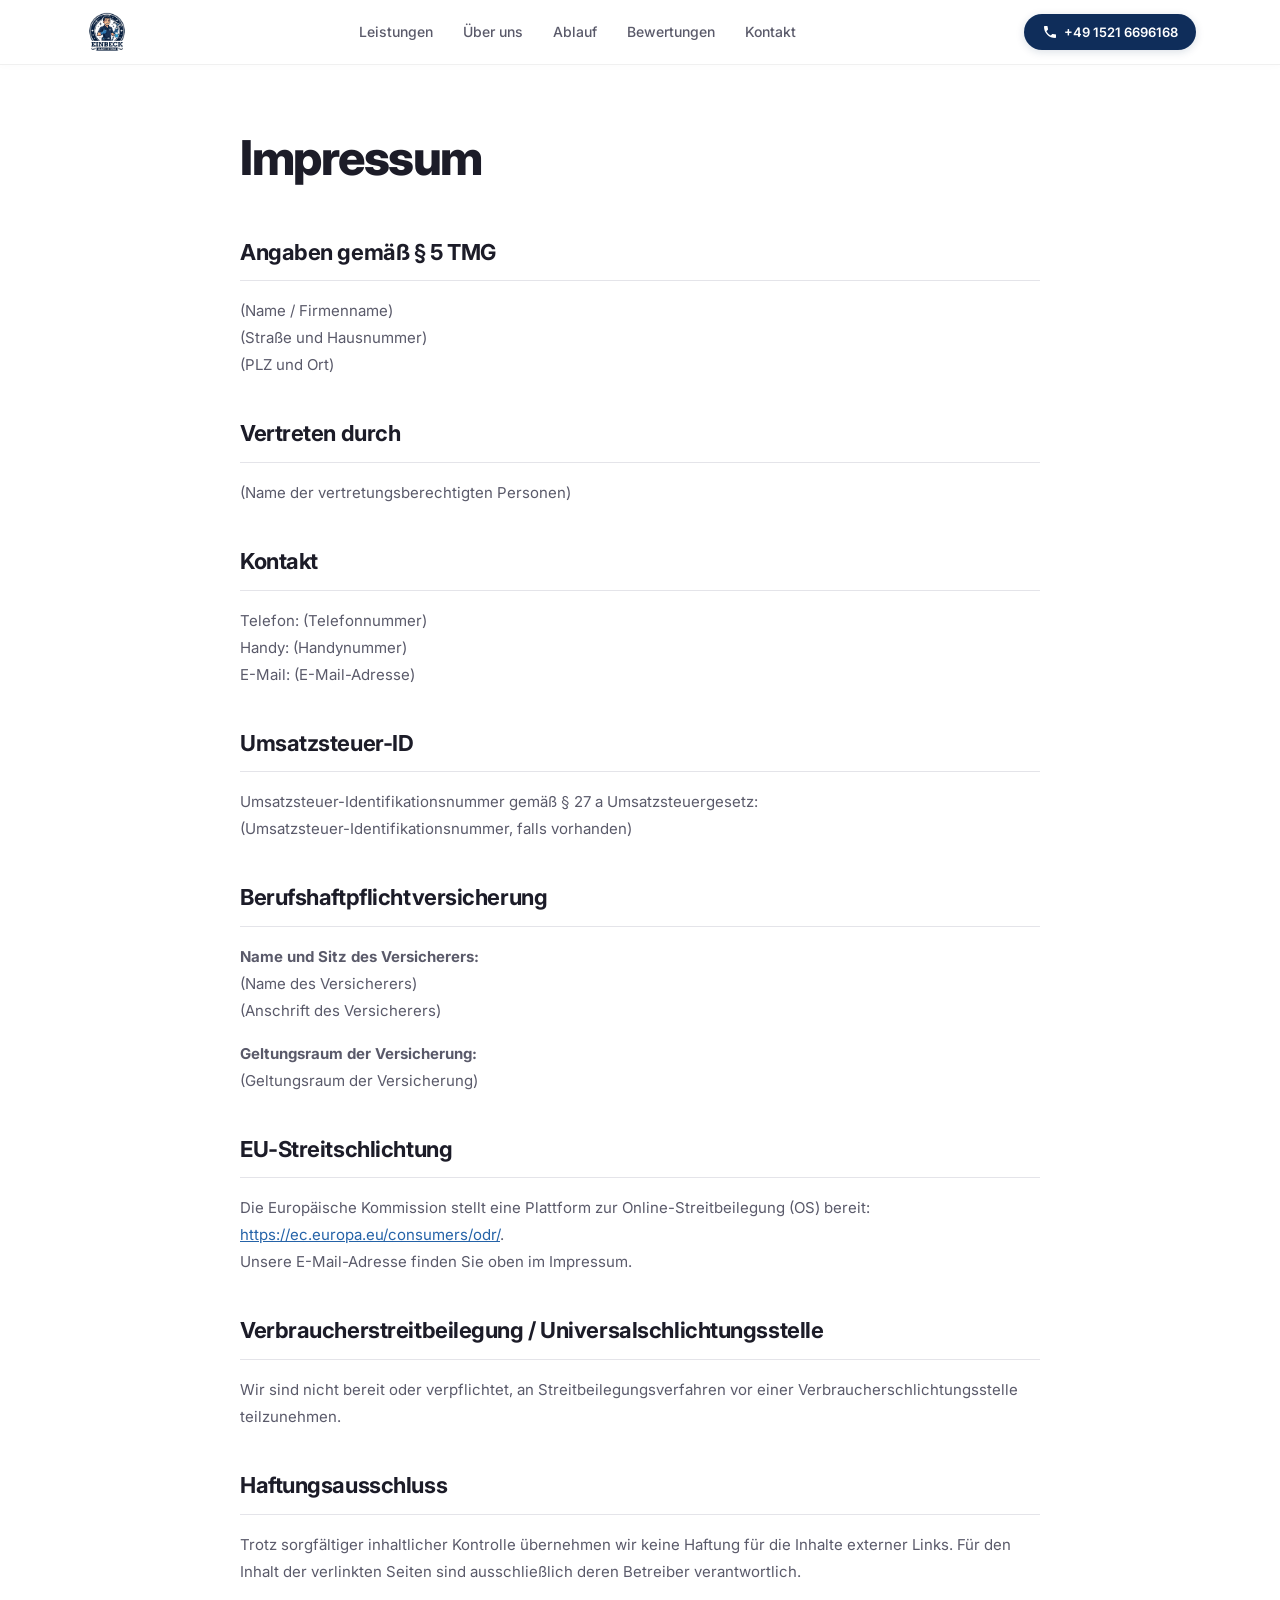
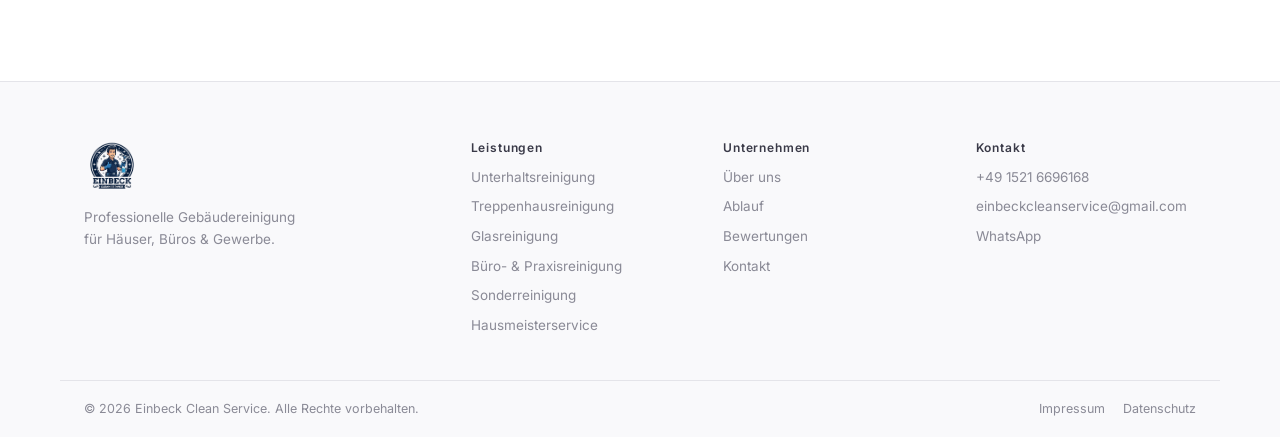
<file: impressum.html>
<!DOCTYPE html>
<html lang="de">
<head>
  <meta charset="UTF-8" />
  <meta name="viewport" content="width=device-width, initial-scale=1.0" />
  <title>Impressum – Einbeck Clean Service</title>
  <meta name="description" content="Impressum von Einbeck Clean Service. Gesetzliche Anbieterkennzeichnung nach § 5 TMG." />
  <link rel="preconnect" href="https://fonts.googleapis.com" />
  <link rel="preconnect" href="https://fonts.gstatic.com" crossorigin />
  <link href="https://fonts.googleapis.com/css2?family=Inter:wght@300;400;500;600;700;800&display=swap" rel="stylesheet" />
  <link rel="stylesheet" href="style.css?v=1.8" />
  <style>
    .legal-content {
      padding: 120px 0 80px;
      max-width: 800px;
      margin: 0 auto;
    }
    .legal-title {
      font-size: clamp(32px, 5vw, 48px);
      font-weight: 800;
      color: var(--gray-800);
      margin-bottom: 30px;
      letter-spacing: -0.03em;
    }
    .legal-body {
      font-size: 15px;
      color: var(--gray-600);
      line-height: 1.8;
    }
    .legal-body h2 {
      font-size: 22px;
      font-weight: 700;
      color: var(--gray-800);
      margin: 36px 0 16px;
      letter-spacing: -0.02em;
      border-bottom: 1px solid var(--gray-200);
      padding-bottom: 8px;
    }
    .legal-body p {
      margin-bottom: 16px;
    }
    .legal-body a {
      color: var(--blue-mid);
      text-decoration: underline;
    }
    .legal-body a:hover {
      color: var(--navy);
    }
  </style>
</head>
<body>

  <!-- NAVBAR -->
  <nav class="navbar" id="navbar">
    <div class="nav-container">
      <a href="index.html" class="nav-logo">
        <img src="logo.png" alt="Einbeck Clean Service" class="nav-logo-img" />
      </a>
      <ul class="nav-links">
        <li><a href="index.html#leistungen" class="nav-link">Leistungen</a></li>
        <li><a href="index.html#ueber-uns" class="nav-link">Über uns</a></li>
        <li><a href="index.html#ablauf" class="nav-link">Ablauf</a></li>
        <li><a href="index.html#bewertungen" class="nav-link">Bewertungen</a></li>
        <li><a href="index.html#kontakt" class="nav-link">Kontakt</a></li>
      </ul>
      <a href="tel:+4915216696168" class="nav-cta" id="nav-phone-cta">
        <svg xmlns="http://www.w3.org/2000/svg" height="16" viewBox="0 0 24 24" fill="currentColor"><path d="M6.62 10.79c1.44 2.83 3.76 5.14 6.59 6.59l2.2-2.2c.27-.27.67-.36 1.02-.24 1.12.37 2.33.57 3.57.57.55 0 1 .45 1 1V20c0 .55-.45 1-1 1-9.39 0-17-7.61-17-17 0-.55.45-1 1-1h3.5c.55 0 1 .45 1 1 0 1.25.2 2.45.57 3.57.11.35.03.74-.25 1.02l-2.2 2.2z"/></svg>
        +49 1521 6696168
      </a>
    </div>
  </nav>

  <!-- LEGAL CONTENT -->
  <main class="container">
    <div class="legal-content">
      <h1 class="legal-title">Impressum</h1>
      <div class="legal-body">
        
        <h2>Angaben gemäß § 5 TMG</h2>
        <p>
          (Name / Firmenname)<br>
          (Straße und Hausnummer)<br>
          (PLZ und Ort)
        </p>

        <h2>Vertreten durch</h2>
        <p>
          (Name der vertretungsberechtigten Personen)
        </p>

        <h2>Kontakt</h2>
        <p>
          Telefon: (Telefonnummer)<br>
          Handy: (Handynummer)<br>
          E-Mail: (E-Mail-Adresse)
        </p>

        <h2>Umsatzsteuer-ID</h2>
        <p>
          Umsatzsteuer-Identifikationsnummer gemäß § 27 a Umsatzsteuergesetz:<br>
          (Umsatzsteuer-Identifikationsnummer, falls vorhanden)
        </p>

        <h2>Berufshaftpflichtversicherung</h2>
        <p>
          <strong>Name und Sitz des Versicherers:</strong><br>
          (Name des Versicherers)<br>
          (Anschrift des Versicherers)
        </p>
        <p>
          <strong>Geltungsraum der Versicherung:</strong><br>
          (Geltungsraum der Versicherung)
        </p>

        <h2>EU-Streitschlichtung</h2>
        <p>
          Die Europäische Kommission stellt eine Plattform zur Online-Streitbeilegung (OS) bereit: 
          <a href="https://ec.europa.eu/consumers/odr/" target="_blank">https://ec.europa.eu/consumers/odr/</a>.<br>
          Unsere E-Mail-Adresse finden Sie oben im Impressum.
        </p>

        <h2>Verbraucherstreitbeilegung / Universalschlichtungsstelle</h2>
        <p>
          Wir sind nicht bereit oder verpflichtet, an Streitbeilegungsverfahren vor einer Verbraucherschlichtungsstelle teilzunehmen.
        </p>

        <h2>Haftungsausschluss</h2>
        <p>
          Trotz sorgfältiger inhaltlicher Kontrolle übernehmen wir keine Haftung für die Inhalte externer Links. Für den Inhalt der verlinkten Seiten sind ausschließlich deren Betreiber verantwortlich.
        </p>

      </div>
    </div>
  </main>

  <!-- FOOTER -->
  <footer class="footer" id="footer">
    <div class="container footer-inner">
      <div class="footer-brand">
        <img src="logo.png" alt="Einbeck Clean Service" class="footer-logo" />
        <p>Professionelle Gebäudereinigung<br/>für Häuser, Büros &amp; Gewerbe.</p>
      </div>
      <div class="footer-cols">
        <div class="footer-col">
          <strong>Leistungen</strong>
          <a href="index.html#leistungen">Unterhaltsreinigung</a>
          <a href="index.html#leistungen">Treppenhausreinigung</a>
          <a href="index.html#leistungen">Glasreinigung</a>
          <a href="index.html#leistungen">Büro- &amp; Praxisreinigung</a>
          <a href="index.html#leistungen">Sonderreinigung</a>
          <a href="index.html#leistungen">Hausmeisterservice</a>
        </div>
        <div class="footer-col">
          <strong>Unternehmen</strong>
          <a href="index.html#ueber-uns">Über uns</a>
          <a href="index.html#ablauf">Ablauf</a>
          <a href="index.html#bewertungen">Bewertungen</a>
          <a href="index.html#kontakt">Kontakt</a>
        </div>
        <div class="footer-col">
          <strong>Kontakt</strong>
          <a href="tel:+4915216696168">+49 1521 6696168</a>
          <a href="mailto:einbeckcleanservice@gmail.com">einbeckcleanservice@gmail.com</a>
          <a href="https://wa.me/4915216696168" target="_blank">WhatsApp</a>
        </div>
      </div>
    </div>
    <div class="footer-bottom">
      <div class="container footer-bottom-inner">
        <p>© 2026 Einbeck Clean Service. Alle Rechte vorbehalten.</p>
        <div class="footer-legal">
          <a href="impressum.html">Impressum</a>
          <a href="datenschutz.html">Datenschutz</a>
        </div>
      </div>
    </div>
  </footer>

</body>
</html>
</file>
<file: style.css>
/* =============================================
   EINBECK CLEAN SERVICE — Clean, Calm, Professional
   ============================================= */

@import url('https://fonts.googleapis.com/css2?family=Inter:wght@300;400;500;600;700;800&display=swap');

*, *::before, *::after { box-sizing: border-box; margin: 0; padding: 0; }

:root {
  --navy:        #0f2d5a;
  --navy-hover:  #1a3e75;
  --blue-mid:    #2563a8;
  --blue-light:  #e8f0fb;
  --white:       #ffffff;
  --gray-50:     #f9f9fb;
  --gray-100:    #f2f2f5;
  --gray-200:    #e4e4e9;
  --gray-300:    #ceceda;
  --gray-500:    #8a8a96;
  --gray-600:    #5a5a6a;
  --gray-700:    #3a3a48;
  --gray-800:    #1c1c28;
  --wa:          #25d366;
  --wa-dark:     #1da851;
  --font: 'Inter', -apple-system, BlinkMacSystemFont, sans-serif;
  --r-sm:  8px;
  --r-md:  14px;
  --r-lg:  20px;
  --r-xl:  28px;
  --r-pill: 100px;
  --ease: cubic-bezier(.4,0,.2,1);
}

html { scroll-behavior: smooth; -webkit-font-smoothing: antialiased; }
body { font-family: var(--font); background: var(--white); color: var(--gray-800); overflow-x: hidden; line-height: 1.6; }
a { text-decoration: none; color: inherit; }
img { max-width: 100%; height: auto; display: block; }
ul { list-style: none; }
button { border: none; background: none; cursor: pointer; font-family: var(--font); }

.container { max-width: 1160px; margin: 0 auto; padding: 0 24px; }

/* ---- Typography ---- */
.sec-tag {
  display: inline-block; font-size: 11px; font-weight: 600;
  letter-spacing: .12em; text-transform: uppercase;
  color: var(--blue-mid); margin-bottom: 10px;
}
.sec-title {
  font-size: clamp(28px, 4.5vw, 44px); font-weight: 800;
  letter-spacing: -.025em; line-height: 1.15; color: var(--gray-800); margin-bottom: 14px;
}
.sec-sub { font-size: 16px; color: var(--gray-500); line-height: 1.7; max-width: 520px; }
.sec-header { text-align: center; margin-bottom: 56px; }
.sec-header .sec-sub { margin: 0 auto; }

/* ---- Buttons ---- */
.btn-primary {
  display: inline-flex; align-items: center; gap: 6px;
  background: var(--navy); color: var(--white);
  padding: 13px 26px; border-radius: var(--r-pill);
  font-size: 14px; font-weight: 600;
  transition: background .2s var(--ease), transform .2s var(--ease), box-shadow .2s var(--ease);
  box-shadow: 0 2px 12px rgba(15,45,90,.2);
}
.btn-primary:hover { background: var(--navy-hover); transform: translateY(-1px); box-shadow: 0 6px 20px rgba(15,45,90,.28); }

.btn-outline-wa {
  display: inline-flex; align-items: center; gap: 7px;
  background: transparent; color: var(--wa-dark);
  border: 1.5px solid var(--wa);
  padding: 12px 22px; border-radius: var(--r-pill);
  font-size: 14px; font-weight: 600;
  transition: background .2s var(--ease), transform .2s var(--ease);
}
.btn-outline-wa:hover { background: rgba(37,211,102,.08); transform: translateY(-1px); }

.btn-wa-big {
  display: flex; align-items: center; justify-content: center; gap: 10px;
  background: var(--wa); color: var(--white);
  padding: 15px 24px; border-radius: var(--r-pill);
  font-size: 15px; font-weight: 700; width: 100%;
  transition: background .2s var(--ease), transform .2s var(--ease);
  box-shadow: 0 4px 16px rgba(37,211,102,.3);
}
.btn-wa-big:hover { background: var(--wa-dark); transform: translateY(-1px); }

.btn-link {
  font-size: 14px; font-weight: 600; color: var(--navy);
  transition: color .15s;
}
.btn-link:hover { color: var(--blue-mid); }

/* =============================================
   NAVBAR
   ============================================= */
.navbar {
  position: fixed; top: 0; left: 0; right: 0; z-index: 1000;
  background: rgba(255, 255, 255, 0.85);
  backdrop-filter: blur(20px);
  -webkit-backdrop-filter: blur(20px);
  border-bottom: 1px solid rgba(0, 0, 0, 0.06);
  box-shadow: 0 1px 8px rgba(0,0,0,.02);
  transition: background .3s var(--ease), border-color .3s var(--ease), box-shadow .3s var(--ease);
}
.navbar.scrolled {
  background: rgba(255, 255, 255, 0.96);
  border-bottom: 1px solid rgba(0, 0, 0, 0.08);
  box-shadow: 0 1px 12px rgba(0,0,0,.04);
}

.nav-container {
  max-width: 1160px; margin: 0 auto; padding: 0 24px;
  height: 64px; display: flex; align-items: center;
  justify-content: space-between; gap: 24px;
}
.nav-logo-img { height: 46px; width: auto; }
.nav-links { display: flex; align-items: center; gap: 2px; flex: 1; justify-content: center; }
.nav-link {
  font-size: 14px; font-weight: 500; color: var(--gray-600);
  padding: 6px 14px; border-radius: var(--r-pill);
  transition: color .15s, background .15s;
}
.nav-link:hover { color: var(--navy); background: rgba(0, 0, 0, 0.04); }
.nav-cta {
  display: inline-flex; align-items: center; gap: 6px;
  background: var(--navy);
  color: var(--white); padding: 8px 18px; border-radius: var(--r-pill);
  font-size: 13px; font-weight: 600; white-space: nowrap;
  transition: all .2s var(--ease);
  box-shadow: 0 2px 8px rgba(15,45,90,.15);
}
.nav-cta:hover { background: var(--navy-hover); transform: translateY(-1px); box-shadow: 0 4px 12px rgba(15,45,90,.22); }

.hamburger { display: none; flex-direction: column; gap: 5px; padding: 6px; }
.hamburger span { display: block; width: 22px; height: 1.5px; background: var(--gray-800); border-radius: 2px; transition: all .25s var(--ease); }

/* =============================================
   MOBILE MENU
   ============================================= */
.mobile-menu {
  position: fixed; inset: 0; background: var(--white); z-index: 999;
  display: flex; flex-direction: column; align-items: center;
  justify-content: center; gap: 24px;
  opacity: 0; pointer-events: none; transform: translateY(-6px);
  transition: opacity .25s var(--ease), transform .25s var(--ease);
}
.mobile-menu.open { opacity: 1; pointer-events: all; transform: none; }
.mobile-logo-img { height: 72px; width: auto; }
.mobile-menu ul { display: flex; flex-direction: column; align-items: center; gap: 4px; }
.mobile-link {
  display: block; font-size: 24px; font-weight: 700; color: var(--gray-800);
  padding: 8px 20px; border-radius: var(--r-md); transition: color .15s;
}
.mobile-link:hover { color: var(--navy); }
.mobile-btns { display: flex; gap: 10px; }
.mobile-btn-phone, .mobile-btn-wa {
  display: inline-flex; padding: 12px 22px; border-radius: var(--r-pill);
  font-size: 14px; font-weight: 600;
}
.mobile-btn-phone { background: var(--navy); color: var(--white); }
.mobile-btn-wa { background: var(--wa); color: var(--white); }

/* =============================================
   HERO — Blurred modern building with metallic shine
   ============================================= */
.hero {
  position: relative;
  min-height: 90vh; display: flex; align-items: center;
  /* Metallic white-silver gradient as the base */
  background: linear-gradient(
    135deg,
    #ffffff 0%,
    #f2f2f7 25%,
    #e1e1e8 50%,
    #f2f2f7 75%,
    #ffffff 100%
  );
  overflow: hidden;
  border-bottom: 1px solid var(--gray-200);
}

/* Blurred background image - natural bright colors, minimal blur & high opacity */
.hero::before {
  content: '';
  position: absolute;
  top: 0; left: 0; right: 0; bottom: 0;
  background-image: url('hero_building.png');
  background-size: cover;
  background-position: center;
  filter: blur(2px) brightness(1.05) contrast(1.02);
  transform: scale(1.02); /* prevent white blur edges */
  opacity: 0.85; /* high opacity for clear visibility of the building */
  z-index: 1;
}

/* Radial overlay gradient - bright white center spotlight to keep text/logo contrast extremely high */
.hero::after {
  content: '';
  position: absolute;
  top: 0; left: 0; right: 0; bottom: 0;
  background: radial-gradient(
    circle,
    rgba(255, 255, 255, 0.75) 0%,
    rgba(255, 255, 255, 0.55) 60%,
    rgba(255, 255, 255, 0.35) 100%
  );
  z-index: 2;
}

.hero-inner {
  position: relative;
  z-index: 3; /* above the backgrounds */
  max-width: 720px; margin: 0 auto; padding: 120px 24px 80px;
  text-align: center;
}
.hero-logo-wrap { margin-bottom: 32px; }
.hero-logo { height: 160px; width: auto; margin: 0 auto; filter: drop-shadow(0 8px 32px rgba(13,35,72,.12)); }

.hero-title {
  font-size: clamp(36px, 6vw, 64px); font-weight: 800;
  letter-spacing: -.035em; line-height: 1.05; color: var(--gray-800);
  margin-bottom: 16px;
}
.hero-sub {
  font-size: clamp(15px, 2.2vw, 18px); color: var(--gray-600);
  line-height: 1.65; margin-bottom: 36px; font-weight: 400;
}

.hero-actions { display: flex; justify-content: center; align-items: center; gap: 12px; flex-wrap: wrap; margin-bottom: 52px; }

/* Stats (Frosted Glass Plate with Metallic touch) */
.hero-stats {
  display: inline-flex; align-items: center;
  border: 1px solid rgba(255, 255, 255, 0.7);
  border-radius: var(--r-lg); padding: 18px 36px;
  background: rgba(255, 255, 255, 0.75);
  backdrop-filter: blur(10px);
  -webkit-backdrop-filter: blur(10px);
  box-shadow: 
    0 4px 24px rgba(0, 0, 0, 0.04),
    inset 0 1px 0 rgba(255, 255, 255, 0.8);
}
.stat { display: flex; flex-direction: column; align-items: center; padding: 0 24px; }
.stat-n { font-size: 30px; font-weight: 800; color: var(--navy); letter-spacing: -.03em; line-height: 1; }
.stat-s { font-size: 20px; font-weight: 700; color: var(--blue-mid); }
.stat-l { font-size: 11px; color: var(--gray-500); margin-top: 3px; letter-spacing: .04em; }
.stat-div { width: 1px; height: 36px; background: rgba(0, 0, 0, 0.08); }

/* =============================================
   TRUST BAR
   ============================================= */
.trust-bar { background: var(--gray-50); border-bottom: 1px solid var(--gray-200); padding: 16px 0; }
.trust-items { display: flex; align-items: center; justify-content: center; flex-wrap: wrap; gap: 0; }
.trust-item {
  display: flex; align-items: center; gap: 7px;
  font-size: 13px; font-weight: 500; color: var(--gray-600);
  padding: 6px 22px;
}
.trust-item svg { color: var(--navy); flex-shrink: 0; }
.trust-sep { width: 1px; height: 18px; background: var(--gray-300); }

/* =============================================
   LEISTUNGEN
   ============================================= */
.leistungen { padding: 88px 0; background: var(--white); }

.leistungen-grid {
  display: grid; grid-template-columns: repeat(3, 1fr); gap: 16px;
}

.leist-card {
  border: 1px solid var(--gray-200); border-radius: var(--r-lg);
  padding: 28px 26px 26px; background: var(--white);
  transition: border-color .2s, box-shadow .2s, transform .2s var(--ease);
  display: flex; flex-direction: column;
}
.leist-card:hover { border-color: var(--gray-300); box-shadow: 0 6px 24px rgba(0,0,0,.07); transform: translateY(-3px); }

.leist-icon {
  width: 44px; height: 44px; border-radius: var(--r-sm);
  background: var(--blue-light); color: var(--navy);
  display: flex; align-items: center; justify-content: center;
  margin-bottom: 18px; flex-shrink: 0;
}
.leist-card h3 { font-size: 17px; font-weight: 700; color: var(--gray-800); margin-bottom: 8px; letter-spacing: -.01em; }
.leist-card p { font-size: 13.5px; color: var(--gray-500); line-height: 1.65; margin-bottom: 14px; flex: 1; }
.leist-list { margin-bottom: 18px; display: flex; flex-direction: column; gap: 3px; }
.leist-list li { font-size: 13px; color: var(--gray-500); padding-left: 12px; position: relative; }
.leist-list li::before { content: '–'; position: absolute; left: 0; color: var(--gray-400); }
.leist-link { display: inline-flex; align-items: center; gap: 5px; font-size: 13px; font-weight: 600; color: var(--navy); transition: gap .15s; margin-top: auto; }
.leist-link:hover { gap: 9px; }

/* Blue featured cards override (defined after for proper specificity) */
.leist-featured {
  background: var(--navy); border-color: transparent;
}
.leist-featured:hover { border-color: transparent; box-shadow: 0 8px 28px rgba(15,45,90,.28); }
.leist-featured h3 { color: var(--white); }
.leist-featured p { color: rgba(255,255,255,.76); }
.leist-featured .leist-list li { color: rgba(255,255,255,.72); }
.leist-featured .leist-list li::before { color: rgba(255,255,255,.45); }
.leist-featured .leist-link { color: var(--white); }
.leist-featured .leist-icon { background: rgba(255,255,255,.15); color: var(--white); }

/* =============================================
   ÜBER UNS
   ============================================= */
.ueber-uns { padding: 88px 0; background: var(--gray-50); }
.uu-grid { display: grid; grid-template-columns: 1fr 1.25fr; gap: 72px; align-items: center; }

.uu-left { display: flex; flex-direction: column; align-items: center; gap: 20px; }
.uu-logo { width: 240px; max-width: 100%; filter: drop-shadow(0 4px 16px rgba(0,0,0,.1)); }
.uu-quote {
  background: var(--white); border: 1px solid var(--gray-200);
  border-left: 3px solid var(--navy); border-radius: var(--r-md);
  padding: 16px 20px; font-size: 15px; font-style: italic;
  color: var(--gray-600); line-height: 1.6; max-width: 300px; text-align: center;
}

.uu-right p { font-size: 15px; color: var(--gray-600); line-height: 1.75; margin-bottom: 14px; }
.uu-items { display: flex; flex-direction: column; gap: 10px; margin: 24px 0; }
.uu-item {
  display: flex; align-items: center; gap: 14px;
  background: var(--white); border: 1px solid var(--gray-200);
  border-radius: var(--r-md); padding: 13px 16px;
  transition: border-color .15s;
}
.uu-item:hover { border-color: var(--gray-300); }
.uu-item-icon { width: 38px; height: 38px; background: var(--blue-light); border-radius: var(--r-sm); display: flex; align-items: center; justify-content: center; color: var(--navy); flex-shrink: 0; }
.uu-item strong { display: block; font-size: 14px; font-weight: 600; color: var(--gray-800); }
.uu-item span { font-size: 12.5px; color: var(--gray-500); }
.uu-actions { display: flex; align-items: center; gap: 16px; flex-wrap: wrap; margin-top: 24px; }

/* =============================================
   ABLAUF
   ============================================= */
.ablauf { padding: 88px 0; background: var(--navy); }
.ablauf .sec-tag { color: rgba(255,255,255,.5); }
.ablauf .sec-title { color: var(--white); }
.ablauf .sec-sub { color: rgba(255,255,255,.55); }

.ablauf-steps { display: flex; align-items: flex-start; gap: 0; }
.ablauf-step { flex: 1; display: flex; flex-direction: column; align-items: center; text-align: center; gap: 16px; padding: 0 12px; }
.step-num {
  width: 52px; height: 52px; border-radius: 50%;
  border: 1px solid rgba(255,255,255,.18); background: rgba(255,255,255,.06);
  display: flex; align-items: center; justify-content: center;
  font-size: 17px; font-weight: 800; color: rgba(255,255,255,.7);
  letter-spacing: -.02em; flex-shrink: 0;
  transition: border-color .2s, background .2s;
}
.ablauf-step:hover .step-num { border-color: rgba(255,255,255,.4); background: rgba(255,255,255,.1); }
.ablauf-step h3 { font-size: 16px; font-weight: 700; color: var(--white); margin-bottom: 4px; }
.ablauf-step p { font-size: 13.5px; color: rgba(255,255,255,.5); line-height: 1.65; }
.ablauf-line { flex: 0 0 auto; width: 40px; height: 1px; background: rgba(255,255,255,.1); margin-top: 26px; align-self: flex-start; }

/* =============================================
   BEWERTUNGEN
   ============================================= */
.bewertungen { padding: 88px 0; background: var(--white); }
.bew-grid { display: grid; grid-template-columns: repeat(3,1fr); gap: 16px; margin-bottom: 40px; }
.bew-card {
  background: var(--gray-50); border: 1px solid var(--gray-200);
  border-radius: var(--r-lg); padding: 26px;
  display: flex; flex-direction: column; gap: 14px;
  transition: box-shadow .2s, transform .2s var(--ease);
}
.bew-card:hover { box-shadow: 0 6px 20px rgba(0,0,0,.07); transform: translateY(-3px); }
.bew-featured { background: var(--navy); border-color: transparent; }
.bew-featured:hover { box-shadow: 0 8px 28px rgba(15,45,90,.3); }
.bew-featured .bew-text { color: rgba(255,255,255,.72); }
.bew-featured .bew-author strong { color: var(--white); }
.bew-featured .bew-author span { color: rgba(255,255,255,.5); }
.bew-stars { display: flex; gap: 2px; color: #d4a017; }
.bew-stars-white { color: #e8c55a; }
.bew-text { font-size: 14px; color: var(--gray-600); line-height: 1.7; flex: 1; }
.bew-author { display: flex; align-items: center; gap: 10px; }
.bew-av { width: 38px; height: 38px; border-radius: 50%; display: flex; align-items: center; justify-content: center; font-size: 13px; font-weight: 700; color: var(--white); flex-shrink: 0; }
.bew-author strong { display: block; font-size: 13px; font-weight: 600; color: var(--gray-800); }
.bew-author span { font-size: 12px; color: var(--gray-500); }

.insta-row {
  display: flex; align-items: center; gap: 12px;
  padding: 18px 24px; background: var(--gray-50);
  border: 1px solid var(--gray-200); border-radius: var(--r-lg);
  font-size: 14px; color: var(--gray-600); flex-wrap: wrap;
}
.insta-row svg { color: #c13584; flex-shrink: 0; }

/* =============================================
   KONTAKT
   ============================================= */
.kontakt { padding: 88px 0; background: var(--gray-50); }
.kontakt-grid { display: grid; grid-template-columns: 1fr 1.3fr; gap: 72px; align-items: start; }
.kontakt-info .sec-title { margin-bottom: 8px; }
.kontakt-info > p { font-size: 15px; color: var(--gray-500); line-height: 1.7; margin: 12px 0 24px; }

.kontakt-items { display: flex; flex-direction: column; gap: 10px; margin-bottom: 24px; }
.kdtl {
  display: flex; align-items: center; gap: 12px;
  background: var(--white); border: 1px solid var(--gray-200);
  border-radius: var(--r-md); padding: 13px 16px;
  transition: border-color .15s, box-shadow .15s;
}
.kdtl:hover { border-color: var(--gray-300); box-shadow: 0 2px 10px rgba(0,0,0,.06); }
.kdtl-icon { width: 38px; height: 38px; background: var(--blue-light); border-radius: var(--r-sm); display: flex; align-items: center; justify-content: center; color: var(--navy); flex-shrink: 0; }
.kdtl strong { display: block; font-size: 11px; font-weight: 600; color: var(--gray-500); letter-spacing: .07em; text-transform: uppercase; margin-bottom: 1px; }
.kdtl span { font-size: 14px; color: var(--gray-800); font-weight: 500; }

/* Form */
.kontakt-form-wrap { background: var(--white); border: 1px solid var(--gray-200); border-radius: var(--r-xl); padding: 36px; }
.form-title { font-size: 20px; font-weight: 700; color: var(--gray-800); letter-spacing: -.015em; margin-bottom: 22px; }
.kontakt-form { display: flex; flex-direction: column; gap: 14px; }
.form-row { display: grid; grid-template-columns: 1fr 1fr; gap: 12px; }
.fgrp { display: flex; flex-direction: column; gap: 5px; }
.fgrp label { font-size: 12px; font-weight: 600; color: var(--gray-600); letter-spacing: .03em; }
.fgrp input, .fgrp select, .fgrp textarea {
  font-family: var(--font); font-size: 14px; color: var(--gray-800);
  background: var(--gray-50); border: 1.5px solid var(--gray-200);
  border-radius: var(--r-md); padding: 11px 14px;
  transition: border-color .15s, background .15s, box-shadow .15s;
  outline: none; width: 100%; appearance: none; -webkit-appearance: none;
}
.fgrp select {
  background-image: url("data:image/svg+xml,%3csvg xmlns='http://www.w3.org/2000/svg' fill='none' viewBox='0 0 20 20'%3e%3cpath stroke='%236b7280' stroke-linecap='round' stroke-linejoin='round' stroke-width='1.5' d='M6 8l4 4 4-4'/%3e%3c/svg%3e");
  background-position: right 10px center; background-repeat: no-repeat; background-size: 16px; padding-right: 32px;
}
.fgrp input::placeholder, .fgrp textarea::placeholder { color: var(--gray-300); }
.fgrp input:focus, .fgrp select:focus, .fgrp textarea:focus {
  border-color: var(--blue-mid); background: var(--white);
  box-shadow: 0 0 0 3px rgba(37,99,168,.1);
}
.fgrp textarea { resize: vertical; min-height: 96px; }
.btn-submit {
  display: flex; align-items: center; justify-content: center; gap: 8px;
  background: var(--navy); color: var(--white);
  padding: 14px; border-radius: var(--r-pill);
  font-size: 15px; font-weight: 700; width: 100%; cursor: pointer;
  transition: background .2s, transform .2s;
  box-shadow: 0 2px 12px rgba(15,45,90,.2);
}
.btn-submit:hover { background: var(--navy-hover); transform: translateY(-1px); }
.btn-arr { transition: transform .15s; }
.btn-submit:hover .btn-arr { transform: translateX(4px); }
.form-hint { font-size: 12px; color: var(--gray-400); text-align: center; }
.form-success {
  display: none; align-items: center; gap: 8px;
  background: #f0fdf4; border: 1px solid #bbf7d0; color: #166534;
  padding: 13px 16px; border-radius: var(--r-md); font-size: 14px; font-weight: 500;
}
.form-success.visible { display: flex; }

/* =============================================
   FOOTER
   ============================================= */
.footer { background: var(--gray-50); border-top: 1px solid var(--gray-200); padding: 56px 0 0; }
.footer-inner { display: grid; grid-template-columns: 1.4fr 3fr; gap: 48px; padding-bottom: 44px; border-bottom: 1px solid var(--gray-200); }
.footer-logo { height: 56px; width: auto; margin-bottom: 12px; }
.footer-brand p { font-size: 13.5px; color: var(--gray-500); line-height: 1.7; margin-bottom: 18px; }
.footer-social { display: flex; gap: 8px; }
.footer-social a {
  width: 34px; height: 34px; border: 1px solid var(--gray-300);
  border-radius: 50%; display: flex; align-items: center; justify-content: center;
  color: var(--gray-500); transition: color .15s, border-color .15s, background .15s;
}
.footer-social a:hover { color: var(--navy); border-color: var(--navy); background: rgba(0,0,0,.02); }
.footer-cols { display: grid; grid-template-columns: repeat(3,1fr); gap: 32px; }
.footer-col { display: flex; flex-direction: column; gap: 8px; }
.footer-col strong { font-size: 12px; font-weight: 600; color: var(--gray-700); letter-spacing: .07em; margin-bottom: 2px; }
.footer-col a { font-size: 13.5px; color: var(--gray-500); transition: color .15s; }
.footer-col a:hover { color: var(--navy); }
.footer-bottom { padding: 18px 0; }
.footer-bottom-inner { display: flex; align-items: center; justify-content: space-between; max-width: 1160px; margin: 0 auto; padding: 0 24px; }
.footer-bottom p { font-size: 12.5px; color: var(--gray-500); }
.footer-legal { display: flex; gap: 18px; }
.footer-legal a { font-size: 12.5px; color: var(--gray-500); transition: color .15s; }
.footer-legal a:hover { color: var(--navy); }

/* =============================================
   FLOATING WHATSAPP
   ============================================= */
.wa-float {
  position: fixed; bottom: 24px; right: 24px; z-index: 900;
  width: 54px; height: 54px; border-radius: 50%;
  background: var(--wa); color: var(--white);
  display: flex; align-items: center; justify-content: center;
  box-shadow: 0 4px 20px rgba(37,211,102,.4);
  transition: transform .2s var(--ease), box-shadow .2s;
  opacity: 0; transform: scale(0.85);
}
.wa-float.visible { opacity: 1; transform: scale(1); }
.wa-float:hover { transform: scale(1.07); box-shadow: 0 8px 28px rgba(37,211,102,.5); }

/* =============================================
   AOS
   ============================================= */
[data-aos] { opacity: 0; transition: opacity .6s var(--ease), transform .6s var(--ease); }
[data-aos="fade-up"]    { transform: translateY(20px); }
[data-aos="fade-left"]  { transform: translateX(20px); }
[data-aos="fade-right"] { transform: translateX(-20px); }
[data-aos].aos-animate  { opacity: 1; transform: none; }

/* =============================================
   RESPONSIVE
   ============================================= */
@media (max-width: 1024px) {
  .leistungen-grid { grid-template-columns: repeat(2,1fr); }
  .uu-grid { grid-template-columns: 1fr; gap: 40px; }
  .uu-left { flex-direction: row; flex-wrap: wrap; justify-content: center; }
  .kontakt-grid { grid-template-columns: 1fr; gap: 48px; }
  .footer-inner { grid-template-columns: 1fr; }
}

@media (max-width: 768px) {
  .nav-links, .nav-cta { display: none; }
  .hamburger { display: flex; }
  .leistungen-grid { grid-template-columns: 1fr; }
  .bew-grid { grid-template-columns: 1fr; }
  .ablauf-steps { flex-direction: column; align-items: stretch; gap: 20px; }
  .ablauf-step { flex-direction: row; text-align: left; padding: 0; }
  .ablauf-line { display: none; }
  .hero-stats { flex-direction: column; gap: 12px; padding: 16px 24px; }
  .stat { padding: 0; }
  .stat-div { width: 60%; height: 1px; }
  .form-row { grid-template-columns: 1fr; }
  .kontakt-form-wrap { padding: 24px 18px; }
  .footer-inner { grid-template-columns: 1fr; }
  .footer-cols { grid-template-columns: 1fr 1fr; }
  .trust-sep { display: none; }
  .trust-item { padding: 6px 14px; }
  .insta-row { justify-content: center; text-align: center; }
}

@media (max-width: 480px) {
  .hero-title { font-size: 34px; }
  .hero-actions { flex-direction: column; width: 100%; }
  .btn-primary, .btn-outline-wa { width: 100%; justify-content: center; }
  .hero-logo { height: 110px; }
  .footer-cols { grid-template-columns: 1fr; }
}

/* =============================================
   MODAL POPUPS (Impressum & Datenschutz)
   ============================================= */
.modal {
  position: fixed; inset: 0; z-index: 2000;
  background: rgba(0,0,0,0.4);
  backdrop-filter: blur(10px);
  -webkit-backdrop-filter: blur(10px);
  display: flex; align-items: center; justify-content: center;
  opacity: 0; pointer-events: none;
  transition: opacity 0.3s var(--ease);
  padding: 24px;
}
.modal.open { opacity: 1; pointer-events: all; }
.modal-content {
  background: var(--white);
  border: 1px solid var(--gray-200);
  border-radius: var(--r-xl);
  padding: 40px;
  max-width: 720px; width: 100%;
  max-height: 80vh; overflow-y: auto;
  position: relative;
  box-shadow: var(--sh-xl);
  transform: translateY(20px);
  transition: transform 0.3s var(--ease);
}
.modal.open .modal-content { transform: translateY(0); }
.modal-close {
  position: absolute; top: 20px; right: 20px;
  width: 32px; height: 32px; border-radius: 50%;
  background: var(--gray-100); display: flex; align-items: center; justify-content: center;
  color: var(--gray-600); cursor: pointer; transition: all 0.2s;
}
.modal-close:hover { background: var(--gray-200); color: var(--gray-800); }
.modal-close svg { width: 18px; height: 18px; }
.modal-title { font-size: 24px; font-weight: 800; color: var(--gray-800); margin-bottom: 20px; letter-spacing: -0.02em; }
.modal-body { font-size: 14px; color: var(--gray-600); line-height: 1.7; text-align: left; }
.modal-body h3 { font-size: 16px; font-weight: 700; color: var(--gray-800); margin: 20px 0 10px; }
.modal-body p { margin-bottom: 12px; }
.modal-body ul { list-style: disc; padding-left: 20px; margin-bottom: 12px; }
.modal-body a { color: var(--blue-mid); text-decoration: underline; }
.modal-body a:hover { color: var(--navy); }

@media (max-width: 768px) {
  .modal-content { padding: 28px 20px; }
}
</file>
